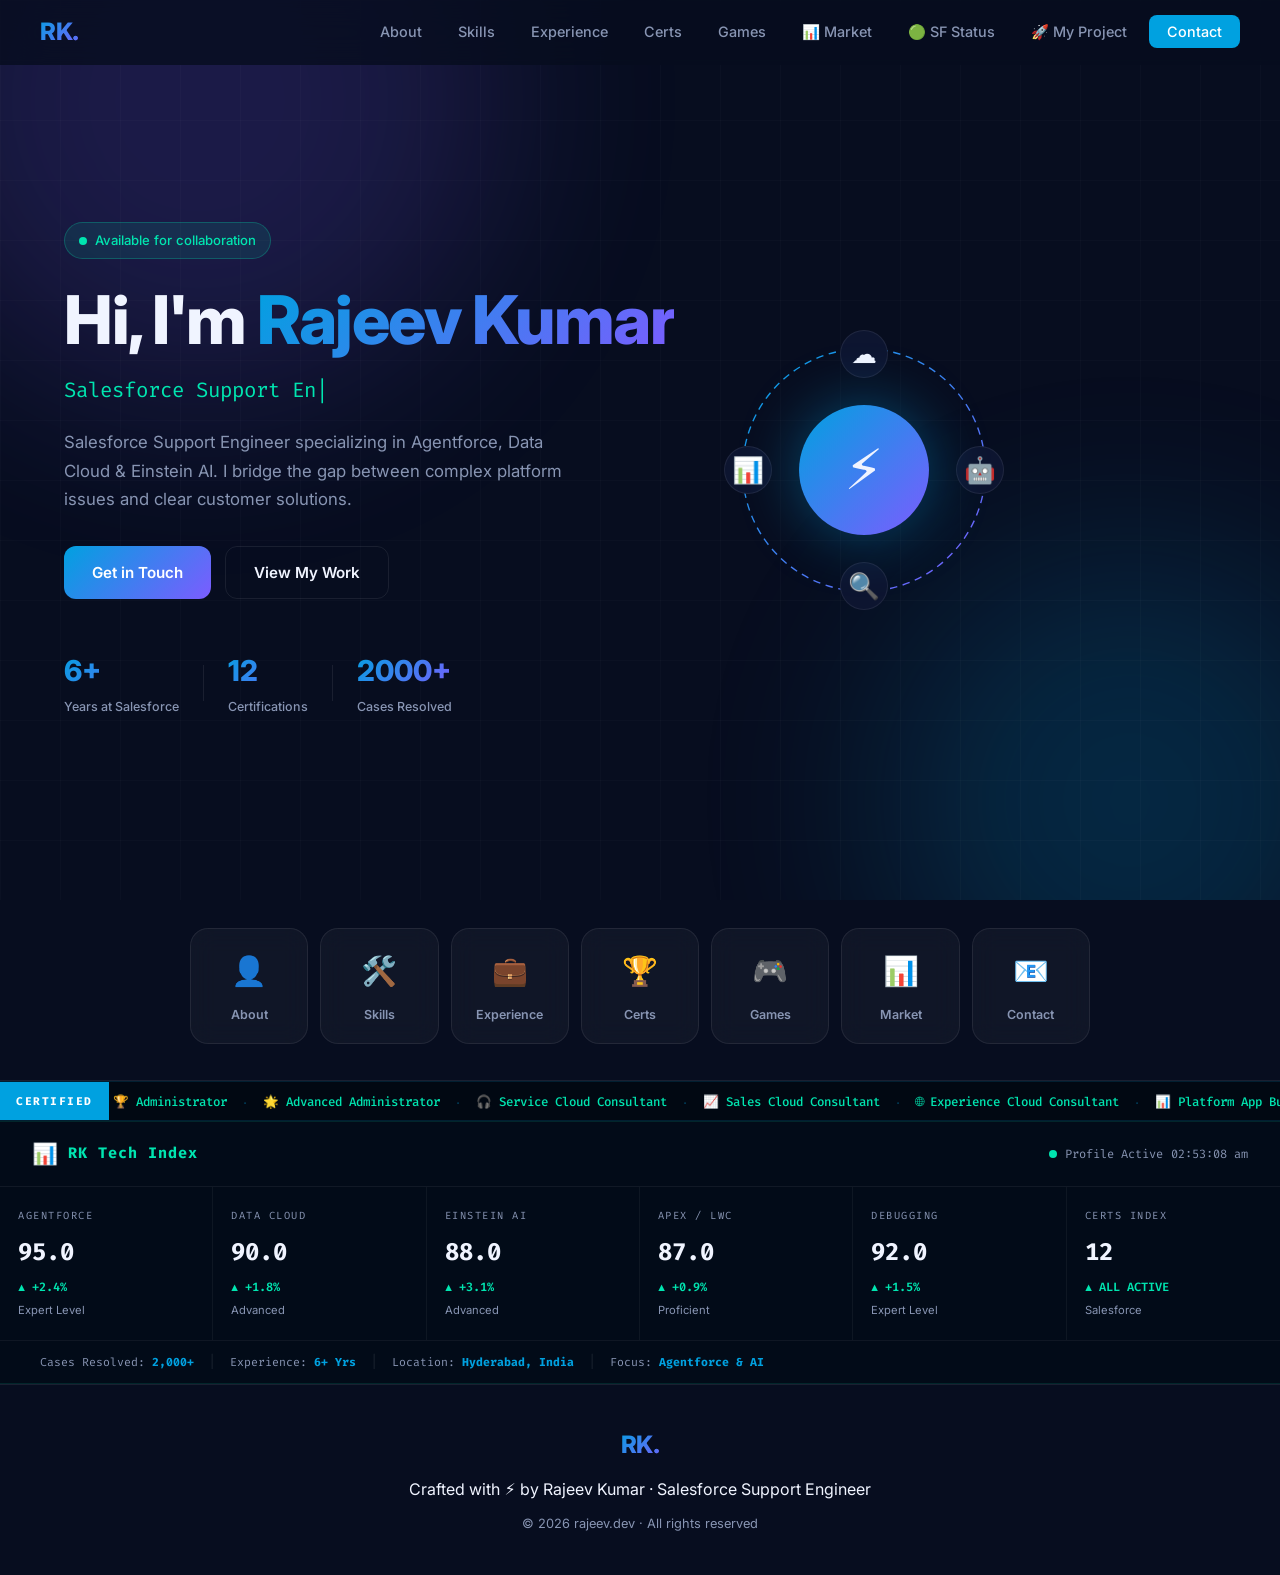
<file: index.html>
<!DOCTYPE html>
<html lang="en">
<head>
  <meta charset="UTF-8" />
  <meta name="viewport" content="width=device-width, initial-scale=1.0" />
  <title>Rajeev Kumar | Salesforce Support Engineer</title>
  <link rel="icon" href="favicon.svg" type="image/svg+xml" />
  <link href="https://fonts.googleapis.com/css2?family=Inter:wght@300;400;500;600;700;800&family=Fira+Code:wght@400;500&display=swap" rel="stylesheet" />
  <link rel="stylesheet" href="style.css" />
</head>
<body>

  <!-- NAV -->
  <nav id="navbar">
    <div class="nav-inner">
      <a class="nav-logo" href="index.html">RK<span class="dot">.</span></a>
      <ul class="nav-links">
        <li><a href="about.html">About</a></li>
        <li><a href="skills.html">Skills</a></li>
        <li><a href="experience.html">Experience</a></li>
        <li><a href="certifications.html">Certs</a></li>
        <li><a href="games.html">Games</a></li>
        <li><a href="market.html">📊 Market</a></li>
        <li><a href="status.html">🟢 SF Status</a></li>
        <li><a href="projects.html">🚀 My Project</a></li>
        <li><a href="contact.html" class="nav-cta">Contact</a></li>
      </ul>
      <button class="hamburger" id="hamburger" aria-label="Toggle menu">
        <span></span><span></span><span></span>
      </button>
    </div>
  </nav>

  <!-- HERO -->
  <section id="hero">
    <div class="hero-bg">
      <div class="blob blob1"></div>
      <div class="blob blob2"></div>
      <div class="grid-lines"></div>
    </div>
    <div class="hero-content">
      <div class="hero-badge">
        <span class="pulse-dot"></span>
        Available for collaboration
      </div>
      <h1 class="hero-title">
        Hi, I'm <span class="gradient-text">Rajeev Kumar</span>
      </h1>
      <div class="typewriter-wrap">
        <span class="typewriter" id="typewriter"></span><span class="cursor">|</span>
      </div>
      <p class="hero-desc">
        Salesforce Support Engineer specializing in Agentforce, Data Cloud &amp; Einstein AI.
        I bridge the gap between complex platform issues and clear customer solutions.
      </p>
      <div class="hero-actions">
        <a href="contact.html" class="btn btn-primary">Get in Touch</a>
        <a href="experience.html" class="btn btn-outline">View My Work</a>
      </div>
      <div class="hero-stats">
        <div class="stat"><span class="stat-num">6+</span><span class="stat-label">Years at Salesforce</span></div>
        <div class="stat-divider"></div>
        <div class="stat"><span class="stat-num">12</span><span class="stat-label">Certifications</span></div>
        <div class="stat-divider"></div>
        <div class="stat"><span class="stat-num">2000+</span><span class="stat-label">Cases Resolved</span></div>
      </div>
    </div>
    <div class="hero-visual">
      <div class="avatar-ring">
        <div class="avatar-inner">
          <span class="avatar-emoji">⚡</span>
        </div>
        <svg class="orbit-ring" viewBox="0 0 300 300">
          <circle cx="150" cy="150" r="130" fill="none" stroke="url(#ringGrad)" stroke-width="1.5" stroke-dasharray="8 6"/>
          <defs>
            <linearGradient id="ringGrad" x1="0%" y1="0%" x2="100%" y2="100%">
              <stop offset="0%" stop-color="#00a1e0"/>
              <stop offset="100%" stop-color="#7c5cff"/>
            </linearGradient>
          </defs>
        </svg>
        <div class="orbit-icon oi1">☁️</div>
        <div class="orbit-icon oi2">🤖</div>
        <div class="orbit-icon oi3">🔍</div>
        <div class="orbit-icon oi4">📊</div>
      </div>
    </div>
  </section>

  <!-- PAGE NAV GRID -->
  <div class="page-nav-section">
    <div class="page-nav-grid">
      <a href="about.html" class="page-nav-card glass-card">
        <span class="pnc-icon">👤</span>
        <span class="pnc-label">About</span>
      </a>
      <a href="skills.html" class="page-nav-card glass-card">
        <span class="pnc-icon">🛠️</span>
        <span class="pnc-label">Skills</span>
      </a>
      <a href="experience.html" class="page-nav-card glass-card">
        <span class="pnc-icon">💼</span>
        <span class="pnc-label">Experience</span>
      </a>
      <a href="certifications.html" class="page-nav-card glass-card">
        <span class="pnc-icon">🏆</span>
        <span class="pnc-label">Certs</span>
      </a>
      <a href="games.html" class="page-nav-card glass-card">
        <span class="pnc-icon">🎮</span>
        <span class="pnc-label">Games</span>
      </a>
      <a href="market.html" class="page-nav-card glass-card">
        <span class="pnc-icon">📊</span>
        <span class="pnc-label">Market</span>
      </a>
      <a href="contact.html" class="page-nav-card glass-card">
        <span class="pnc-icon">📧</span>
        <span class="pnc-label">Contact</span>
      </a>
    </div>
  </div>

  <!-- CERT TICKER (inspired by stock market scrolling ticker) -->
  <div class="ticker-wrap">
    <div class="ticker-label">CERTIFIED</div>
    <div class="ticker-track">
      <div class="ticker-items" id="ticker-items">
        <span class="ticker-item">🏆 Administrator</span>
        <span class="ticker-sep">·</span>
        <span class="ticker-item">🌟 Advanced Administrator</span>
        <span class="ticker-sep">·</span>
        <span class="ticker-item">🎧 Service Cloud Consultant</span>
        <span class="ticker-sep">·</span>
        <span class="ticker-item">📈 Sales Cloud Consultant</span>
        <span class="ticker-sep">·</span>
        <span class="ticker-item">🌐 Experience Cloud Consultant</span>
        <span class="ticker-sep">·</span>
        <span class="ticker-item">📊 Platform App Builder</span>
        <span class="ticker-sep">·</span>
        <span class="ticker-item">⚡ Platform Developer I</span>
        <span class="ticker-sep">·</span>
        <span class="ticker-item">🔐 Sharing &amp; Visibility Architect</span>
        <span class="ticker-sep">·</span>
        <span class="ticker-item">🎓 Salesforce Associate</span>
        <span class="ticker-sep">·</span>
        <span class="ticker-item">🤖 AI Associate</span>
        <span class="ticker-sep">·</span>
        <span class="ticker-item">🦾 Agentforce Specialist</span>
        <span class="ticker-sep">·</span>
        <span class="ticker-item">☁️ Data Cloud Consultant</span>
        <span class="ticker-sep">·</span>
      </div>
    </div>
  </div>

  <!-- TECH INDEX (stock market dashboard style) -->
  <section id="tech-index">
    <div class="ti-header">
      <div class="ti-brand">
        <span class="ti-bull">📊</span>
        <span class="ti-title">RK Tech Index</span>
      </div>
      <div class="ti-status">
        <span class="ti-dot ti-dot-green"></span>
        <span class="ti-status-text">Profile Active</span>
        <span class="ti-clock" id="ti-clock"></span>
      </div>
    </div>
    <div class="ti-grid">
      <div class="ti-card">
        <div class="ti-card-label">AGENTFORCE</div>
        <div class="ti-card-value">95.0</div>
        <div class="ti-card-change ti-up">▲ +2.4%</div>
        <div class="ti-card-sub">Expert Level</div>
      </div>
      <div class="ti-card">
        <div class="ti-card-label">DATA CLOUD</div>
        <div class="ti-card-value">90.0</div>
        <div class="ti-card-change ti-up">▲ +1.8%</div>
        <div class="ti-card-sub">Advanced</div>
      </div>
      <div class="ti-card">
        <div class="ti-card-label">EINSTEIN AI</div>
        <div class="ti-card-value">88.0</div>
        <div class="ti-card-change ti-up">▲ +3.1%</div>
        <div class="ti-card-sub">Advanced</div>
      </div>
      <div class="ti-card">
        <div class="ti-card-label">APEX / LWC</div>
        <div class="ti-card-value">87.0</div>
        <div class="ti-card-change ti-up">▲ +0.9%</div>
        <div class="ti-card-sub">Proficient</div>
      </div>
      <div class="ti-card">
        <div class="ti-card-label">DEBUGGING</div>
        <div class="ti-card-value">92.0</div>
        <div class="ti-card-change ti-up">▲ +1.5%</div>
        <div class="ti-card-sub">Expert Level</div>
      </div>
      <div class="ti-card">
        <div class="ti-card-label">CERTS INDEX</div>
        <div class="ti-card-value">12</div>
        <div class="ti-card-change ti-up">▲ ALL ACTIVE</div>
        <div class="ti-card-sub">Salesforce</div>
      </div>
    </div>
    <div class="ti-footer-bar">
      <span class="ti-footer-item">Cases Resolved: <strong>2,000+</strong></span>
      <span class="ti-sep">|</span>
      <span class="ti-footer-item">Experience: <strong>6+ Yrs</strong></span>
      <span class="ti-sep">|</span>
      <span class="ti-footer-item">Location: <strong>Hyderabad, India</strong></span>
      <span class="ti-sep">|</span>
      <span class="ti-footer-item">Focus: <strong>Agentforce &amp; AI</strong></span>
    </div>
  </section>

  <!-- FOOTER -->
  <footer>
    <div class="footer-inner">
      <span class="nav-logo">RK<span class="dot">.</span></span>
      <p>Crafted with ⚡ by Rajeev Kumar · Salesforce Support Engineer</p>
      <p class="footer-sub">© 2026 rajeev.dev · All rights reserved</p>
    </div>
  </footer>

  <script src="app.js"></script>
</body>
</html>
</file>
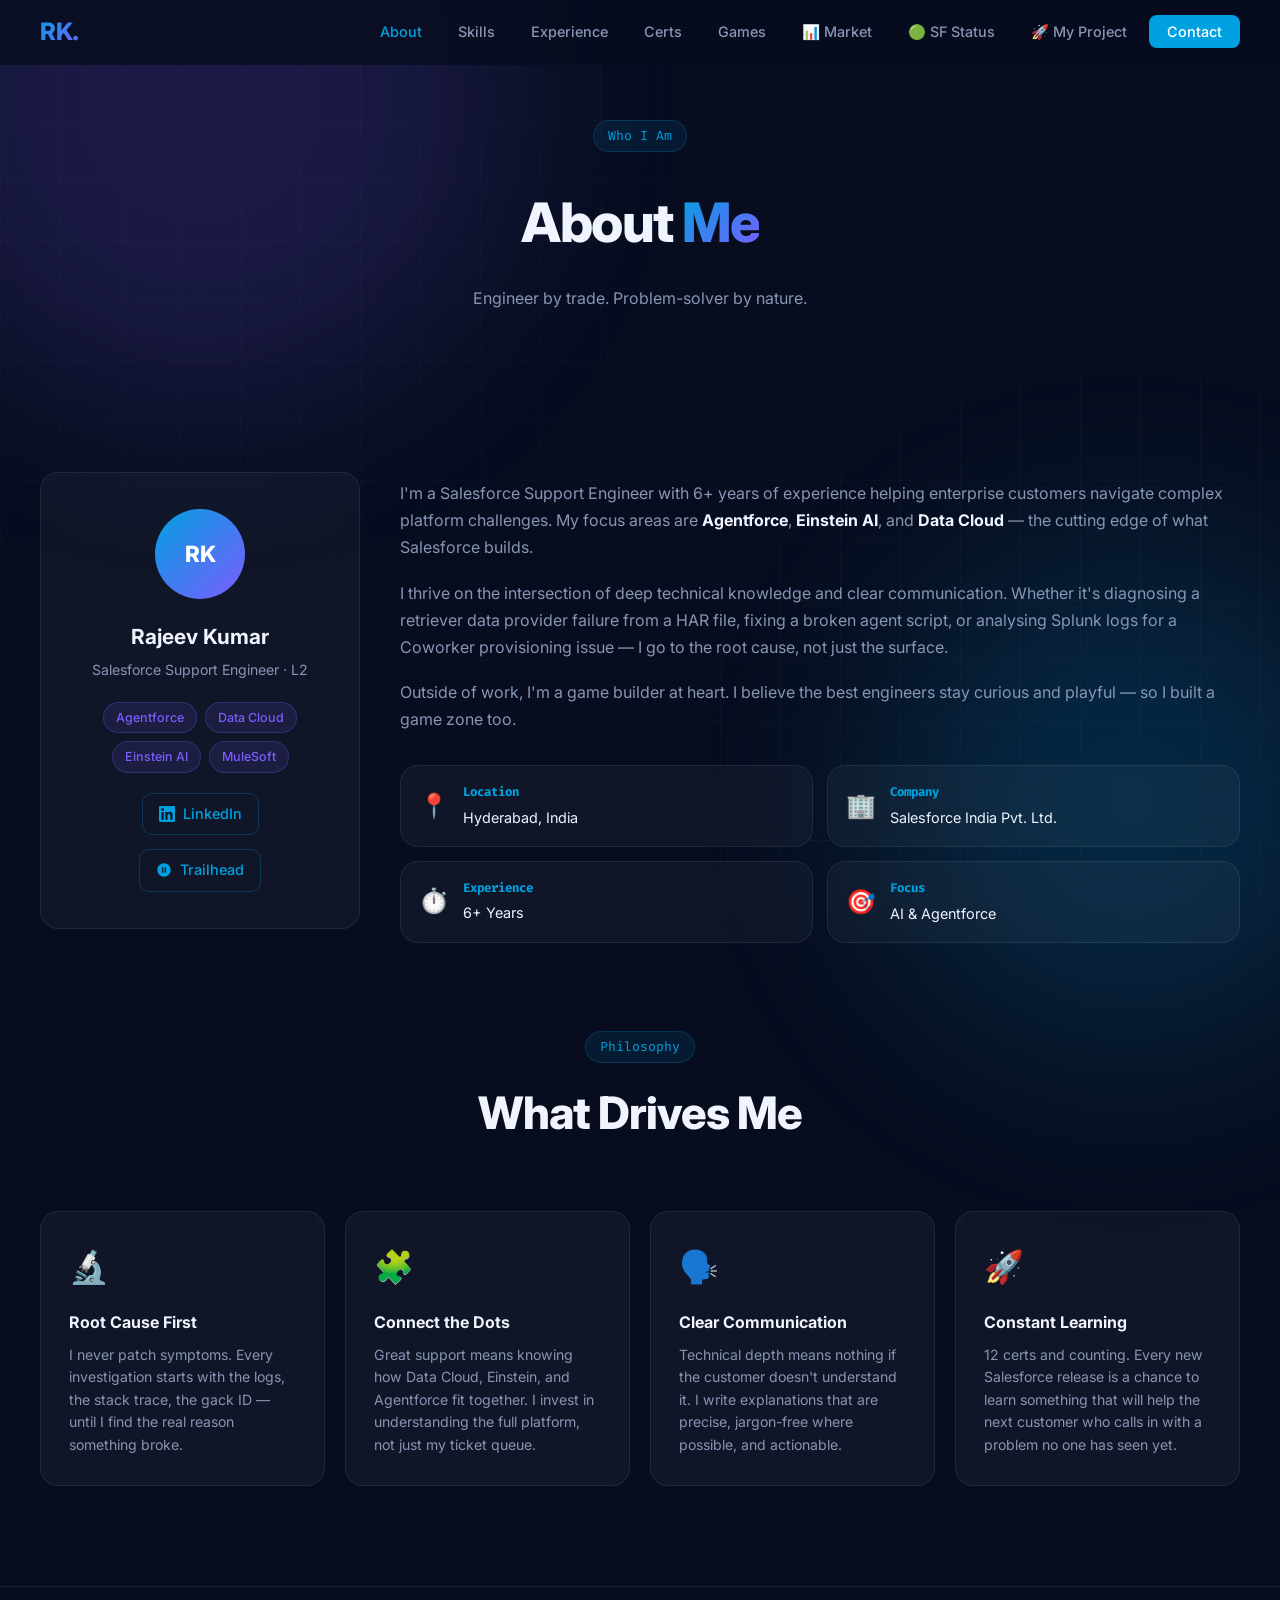
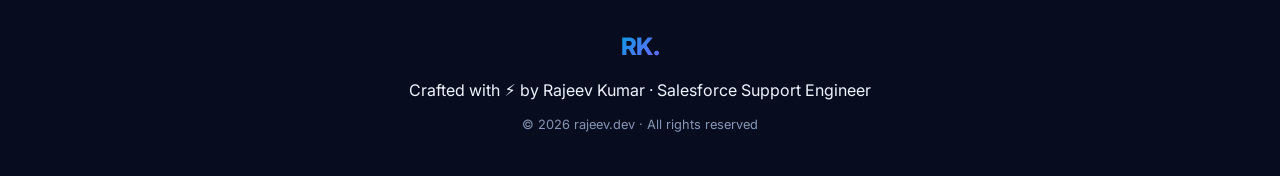
<file: about.html>
<!DOCTYPE html>
<html lang="en">
<head>
  <meta charset="UTF-8" />
  <meta name="viewport" content="width=device-width, initial-scale=1.0" />
  <title>About — Rajeev Kumar</title>
  <link rel="icon" href="favicon.svg" type="image/svg+xml" />
  <link href="https://fonts.googleapis.com/css2?family=Inter:wght@300;400;500;600;700;800&family=Fira+Code:wght@400;500&display=swap" rel="stylesheet" />
  <link rel="stylesheet" href="style.css" />
</head>
<body>

  <nav id="navbar">
    <div class="nav-inner">
      <a class="nav-logo" href="index.html">RK<span class="dot">.</span></a>
      <ul class="nav-links">
        <li><a href="about.html" class="nav-active">About</a></li>
        <li><a href="skills.html">Skills</a></li>
        <li><a href="experience.html">Experience</a></li>
        <li><a href="certifications.html">Certs</a></li>
        <li><a href="games.html">Games</a></li>
        <li><a href="market.html">📊 Market</a></li>
        <li><a href="status.html">🟢 SF Status</a></li>
        <li><a href="projects.html">🚀 My Project</a></li>
        <li><a href="contact.html" class="nav-cta">Contact</a></li>
      </ul>
      <button class="hamburger" id="hamburger" aria-label="Toggle menu">
        <span></span><span></span><span></span>
      </button>
    </div>
  </nav>

  <section class="page-hero">
    <div class="hero-bg">
      <div class="blob blob1"></div>
      <div class="blob blob2"></div>
      <div class="grid-lines"></div>
    </div>
    <div class="page-hero-content">
      <span class="section-tag">Who I Am</span>
      <h1 class="page-hero-title">About <span class="gradient-text">Me</span></h1>
      <p class="page-hero-sub">Engineer by trade. Problem-solver by nature.</p>
    </div>
  </section>

  <section class="section">
    <div class="container">
      <div class="about-grid">
        <div class="about-card glass-card fade-in">
          <div class="about-avatar">
            <div class="about-avatar-inner">RK</div>
          </div>
          <h3>Rajeev Kumar</h3>
          <p class="about-role">Salesforce Support Engineer · L2</p>
          <div class="about-tags">
            <span class="tag-chip">Agentforce</span>
            <span class="tag-chip">Data Cloud</span>
            <span class="tag-chip">Einstein AI</span>
            <span class="tag-chip">MuleSoft</span>
          </div>
          <div class="about-links" style="justify-content:center;margin-top:20px">
            <a href="https://www.linkedin.com/in/rajeev-kumar" target="_blank" rel="noopener" class="about-link">
              <svg viewBox="0 0 24 24" fill="currentColor"><path d="M20.447 20.452h-3.554v-5.569c0-1.328-.027-3.037-1.852-3.037-1.853 0-2.136 1.445-2.136 2.939v5.667H9.351V9h3.414v1.561h.046c.477-.9 1.637-1.85 3.37-1.85 3.601 0 4.267 2.37 4.267 5.455v6.286zM5.337 7.433a2.062 2.062 0 0 1-2.063-2.065 2.064 2.064 0 1 1 2.063 2.065zm1.782 13.019H3.555V9h3.564v11.452zM22.225 0H1.771C.792 0 0 .774 0 1.729v20.542C0 23.227.792 24 1.771 24h20.451C23.2 24 24 23.227 24 22.271V1.729C24 .774 23.2 0 22.222 0h.003z"/></svg>
              LinkedIn
            </a>
            <a href="https://www.salesforce.com/trailblazer/rajeev101" target="_blank" rel="noopener" class="about-link">
              <svg viewBox="0 0 24 24" fill="currentColor"><path d="M12 2C6.48 2 2 6.48 2 12s4.48 10 10 10 10-4.48 10-10S17.52 2 12 2zm-1 14H9V8h2v8zm4 0h-2V8h2v8z"/></svg>
              Trailhead
            </a>
          </div>
        </div>
        <div class="about-text fade-in">
          <p>
            I'm a Salesforce Support Engineer with 6+ years of experience helping enterprise customers
            navigate complex platform challenges. My focus areas are <strong>Agentforce</strong>,
            <strong>Einstein AI</strong>, and <strong>Data Cloud</strong> — the cutting edge of what
            Salesforce builds.
          </p>
          <p>
            I thrive on the intersection of deep technical knowledge and clear communication. Whether it's
            diagnosing a retriever data provider failure from a HAR file, fixing a broken agent script,
            or analysing Splunk logs for a Coworker provisioning issue — I go to the root cause, not just
            the surface.
          </p>
          <p>
            Outside of work, I'm a game builder at heart. I believe the best engineers stay curious
            and playful — so I built a game zone too.
          </p>

          <!-- Fun Facts -->
          <div class="fun-facts-grid" style="margin-top:32px">
            <div class="fun-fact-card glass-card">
              <span class="fun-fact-icon">📍</span>
              <div>
                <h5>Location</h5>
                <p>Hyderabad, India</p>
              </div>
            </div>
            <div class="fun-fact-card glass-card">
              <span class="fun-fact-icon">🏢</span>
              <div>
                <h5>Company</h5>
                <p>Salesforce India Pvt. Ltd.</p>
              </div>
            </div>
            <div class="fun-fact-card glass-card">
              <span class="fun-fact-icon">⏱️</span>
              <div>
                <h5>Experience</h5>
                <p>6+ Years</p>
              </div>
            </div>
            <div class="fun-fact-card glass-card">
              <span class="fun-fact-icon">🎯</span>
              <div>
                <h5>Focus</h5>
                <p>AI &amp; Agentforce</p>
              </div>
            </div>
          </div>
        </div>
      </div>

      <!-- What Drives Me -->
      <div class="section-header" style="margin-top:80px">
        <span class="section-tag">Philosophy</span>
        <h2 class="section-title">What Drives Me</h2>
      </div>
      <div class="drives-grid">
        <div class="drive-card glass-card fade-in">
          <div class="drive-icon">🔬</div>
          <h4>Root Cause First</h4>
          <p>I never patch symptoms. Every investigation starts with the logs, the stack trace, the gack ID — until I find the real reason something broke.</p>
        </div>
        <div class="drive-card glass-card fade-in">
          <div class="drive-icon">🧩</div>
          <h4>Connect the Dots</h4>
          <p>Great support means knowing how Data Cloud, Einstein, and Agentforce fit together. I invest in understanding the full platform, not just my ticket queue.</p>
        </div>
        <div class="drive-card glass-card fade-in">
          <div class="drive-icon">🗣️</div>
          <h4>Clear Communication</h4>
          <p>Technical depth means nothing if the customer doesn't understand it. I write explanations that are precise, jargon-free where possible, and actionable.</p>
        </div>
        <div class="drive-card glass-card fade-in">
          <div class="drive-icon">🚀</div>
          <h4>Constant Learning</h4>
          <p>12 certs and counting. Every new Salesforce release is a chance to learn something that will help the next customer who calls in with a problem no one has seen yet.</p>
        </div>
      </div>
    </div>
  </section>

  <footer>
    <div class="footer-inner">
      <span class="nav-logo">RK<span class="dot">.</span></span>
      <p>Crafted with ⚡ by Rajeev Kumar · Salesforce Support Engineer</p>
      <p class="footer-sub">© 2026 rajeev.dev · All rights reserved</p>
    </div>
  </footer>

  <script src="app.js"></script>
</body>
</html>
</file>
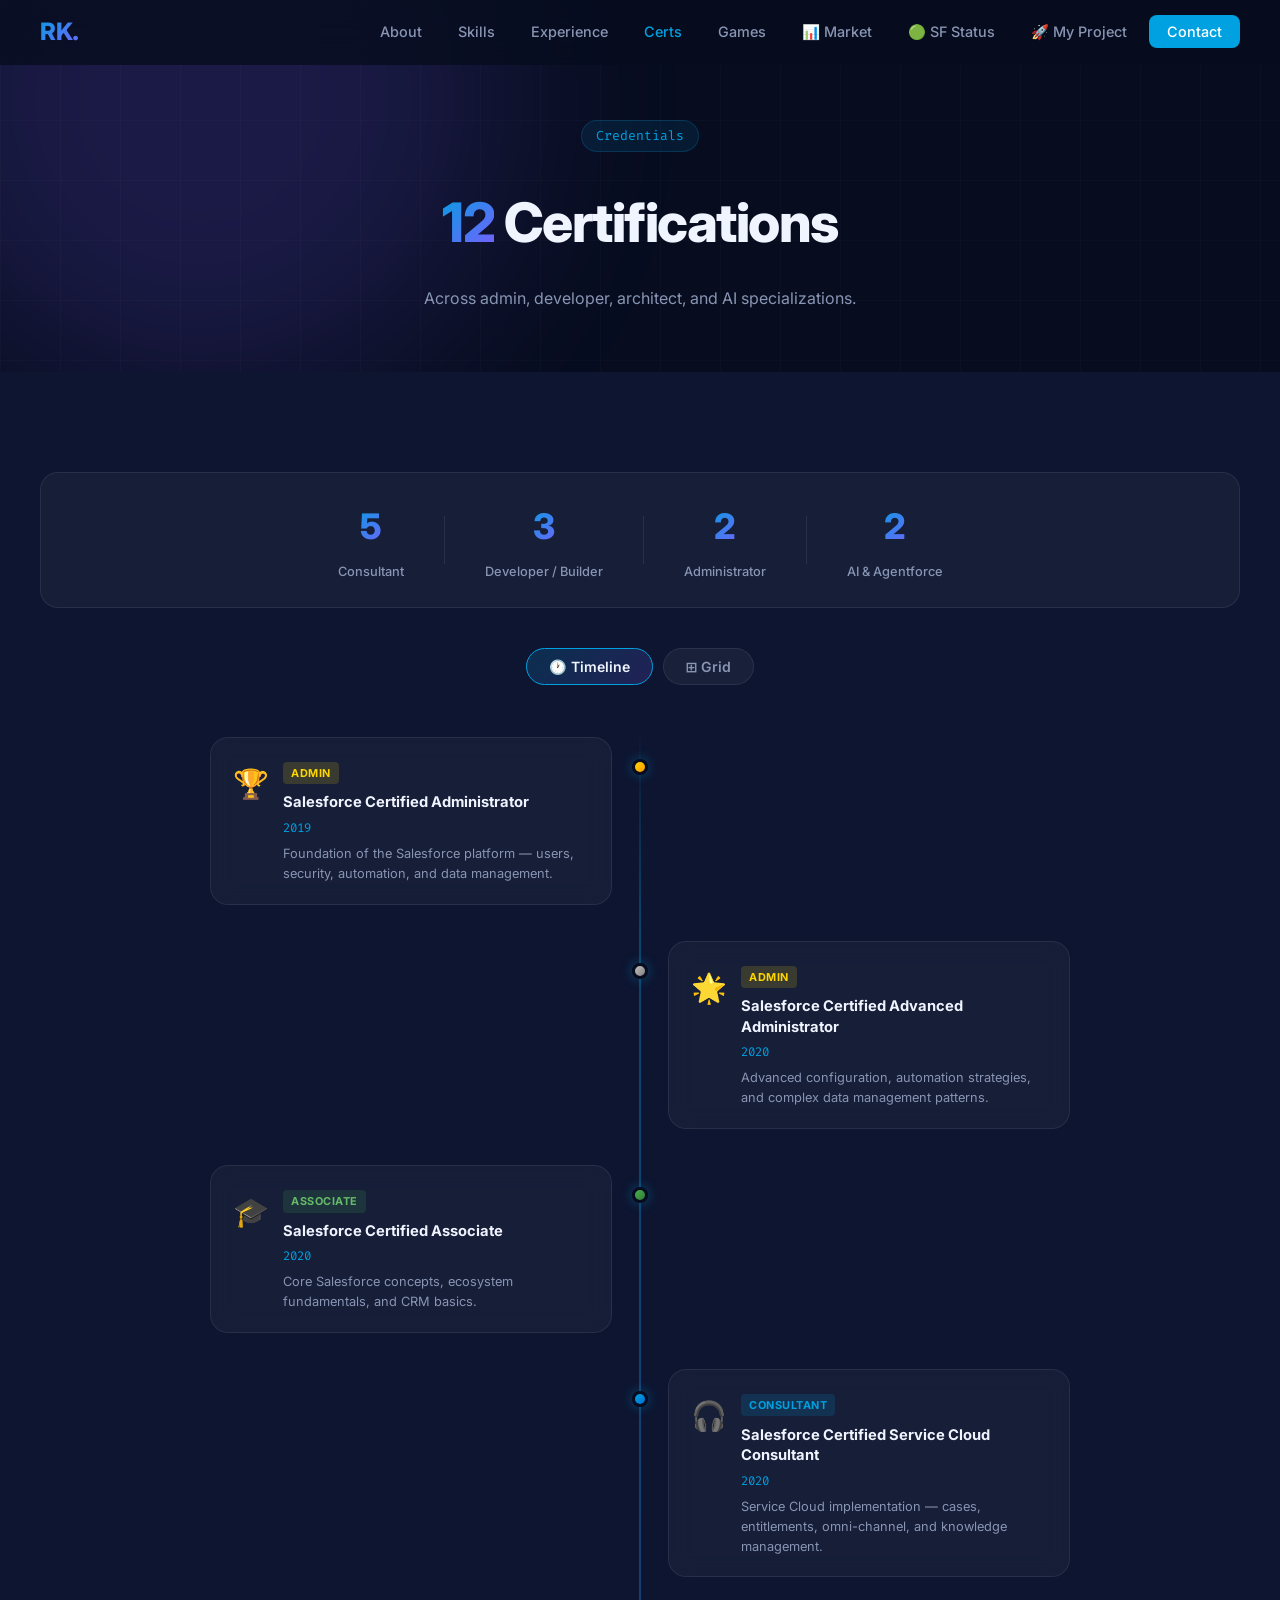
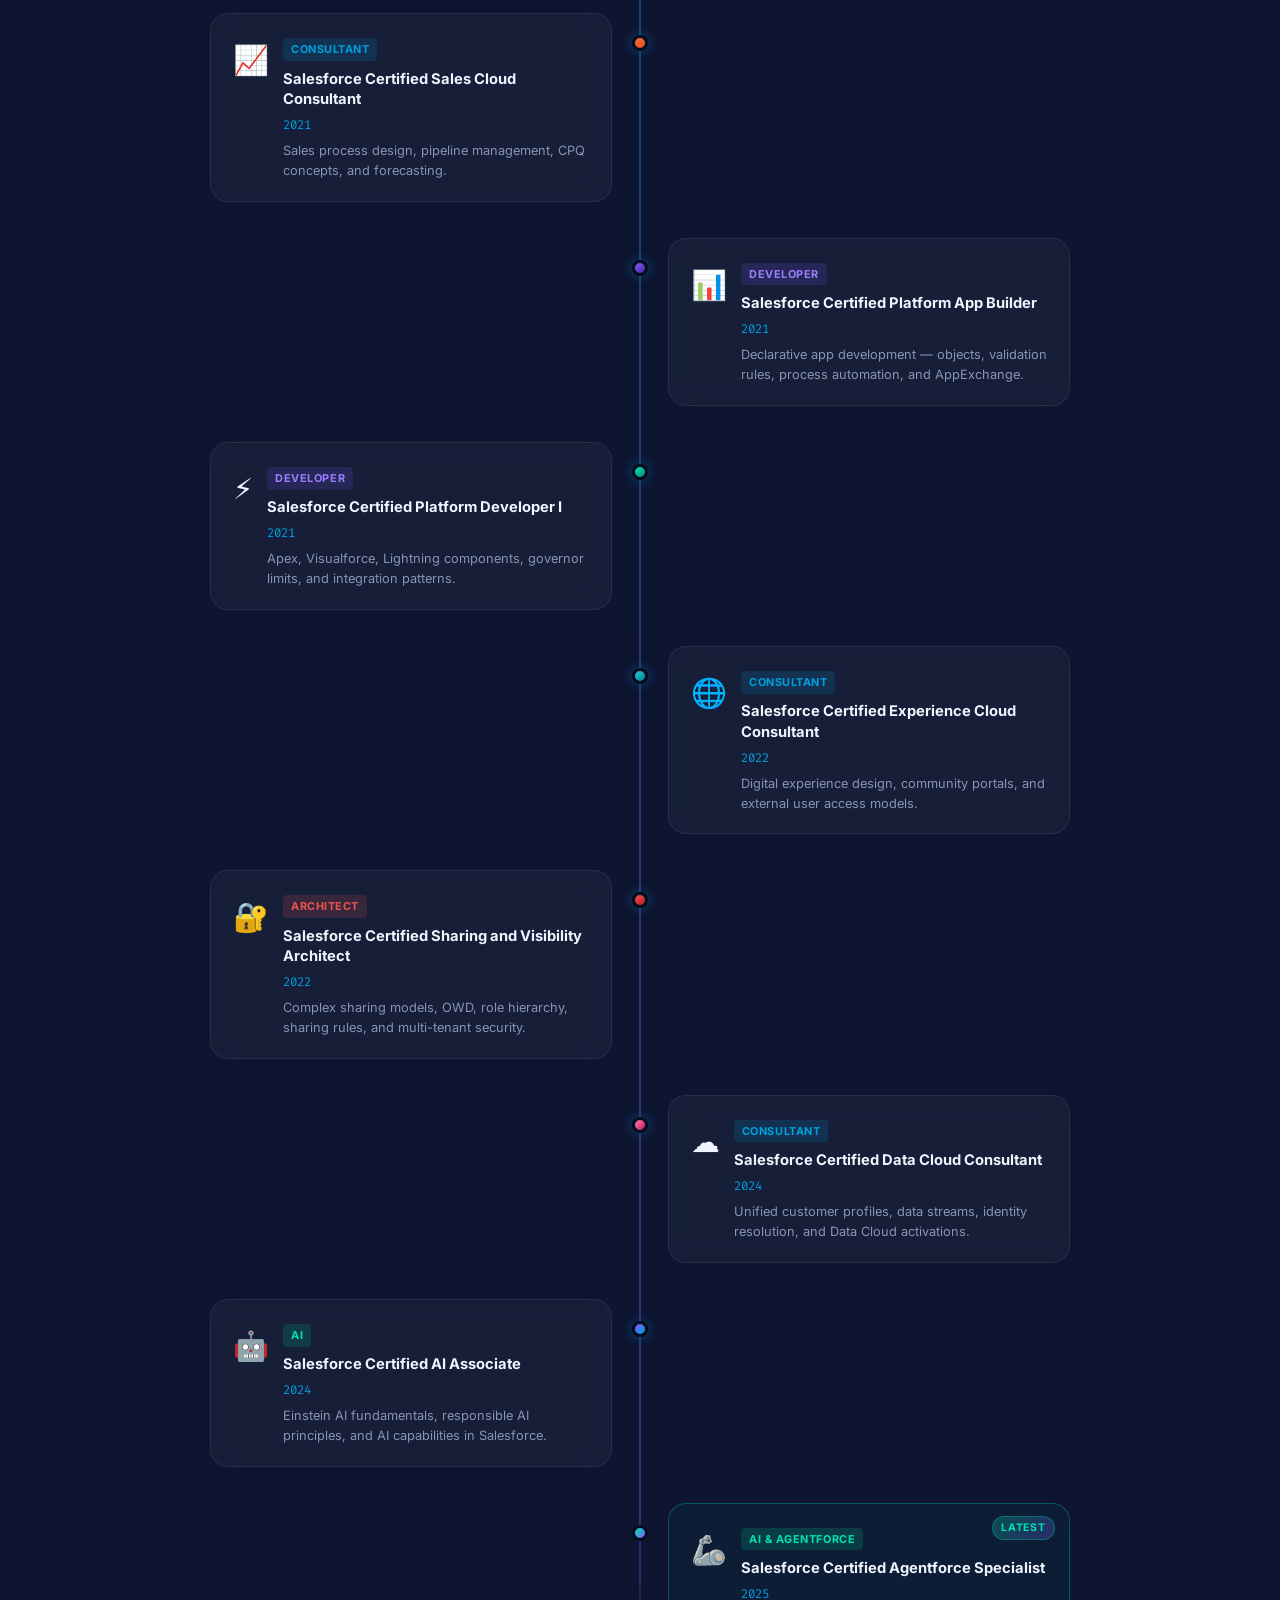
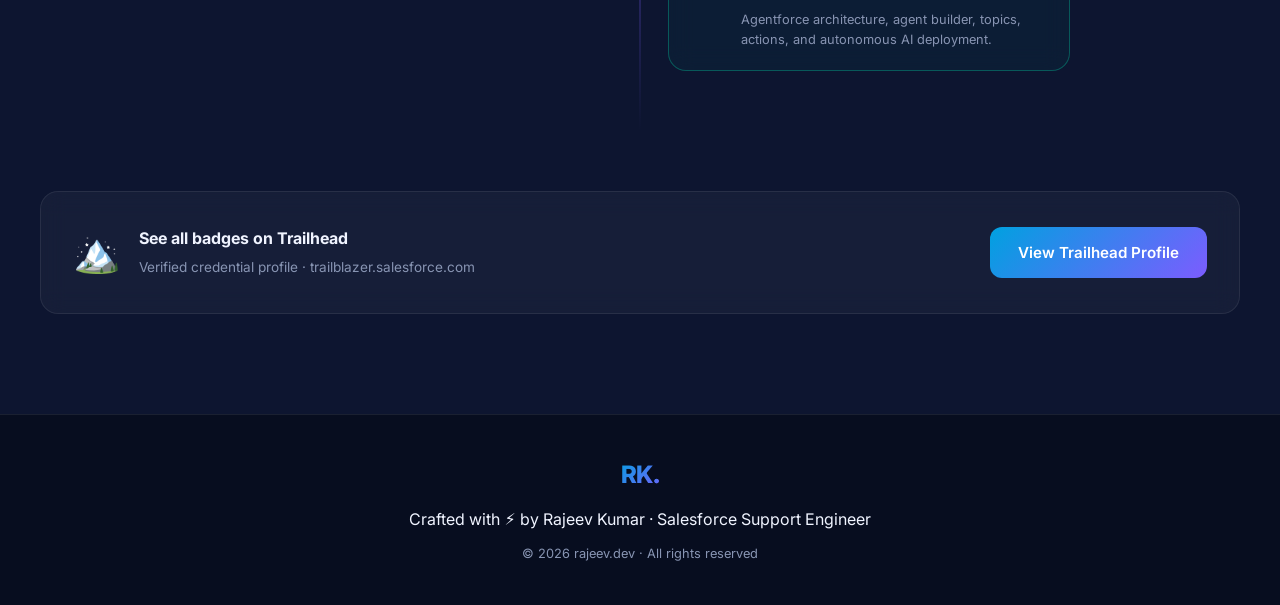
<file: certifications.html>
<!DOCTYPE html>
<html lang="en">
<head>
  <meta charset="UTF-8" />
  <meta name="viewport" content="width=device-width, initial-scale=1.0" />
  <title>Certifications — Rajeev Kumar</title>
  <link rel="icon" href="favicon.svg" type="image/svg+xml" />
  <link href="https://fonts.googleapis.com/css2?family=Inter:wght@300;400;500;600;700;800&family=Fira+Code:wght@400;500&display=swap" rel="stylesheet" />
  <link rel="stylesheet" href="style.css" />
</head>
<body>

  <nav id="navbar">
    <div class="nav-inner">
      <a class="nav-logo" href="index.html">RK<span class="dot">.</span></a>
      <ul class="nav-links">
        <li><a href="about.html">About</a></li>
        <li><a href="skills.html">Skills</a></li>
        <li><a href="experience.html">Experience</a></li>
        <li><a href="certifications.html" class="nav-active">Certs</a></li>
        <li><a href="games.html">Games</a></li>
        <li><a href="market.html">📊 Market</a></li>
        <li><a href="status.html">🟢 SF Status</a></li>
        <li><a href="projects.html">🚀 My Project</a></li>
        <li><a href="contact.html" class="nav-cta">Contact</a></li>
      </ul>
      <button class="hamburger" id="hamburger" aria-label="Toggle menu">
        <span></span><span></span><span></span>
      </button>
    </div>
  </nav>

  <section class="page-hero">
    <div class="hero-bg">
      <div class="blob blob1"></div>
      <div class="blob blob2"></div>
      <div class="grid-lines"></div>
    </div>
    <div class="page-hero-content">
      <span class="section-tag">Credentials</span>
      <h1 class="page-hero-title"><span class="gradient-text">12</span> Certifications</h1>
      <p class="page-hero-sub">Across admin, developer, architect, and AI specializations.</p>
    </div>
  </section>

  <section class="section section-dark">
    <div class="container">
      <!-- Cert counter strip -->
      <div class="cert-counter-strip">
        <div class="cert-counter-item">
          <span class="cert-counter-num gradient-text">5</span>
          <span class="cert-counter-label">Consultant</span>
        </div>
        <div class="cert-counter-divider"></div>
        <div class="cert-counter-item">
          <span class="cert-counter-num gradient-text">3</span>
          <span class="cert-counter-label">Developer / Builder</span>
        </div>
        <div class="cert-counter-divider"></div>
        <div class="cert-counter-item">
          <span class="cert-counter-num gradient-text">2</span>
          <span class="cert-counter-label">Administrator</span>
        </div>
        <div class="cert-counter-divider"></div>
        <div class="cert-counter-item">
          <span class="cert-counter-num gradient-text">2</span>
          <span class="cert-counter-label">AI &amp; Agentforce</span>
        </div>
      </div>

      <!-- View toggle -->
      <div class="cert-view-toggle" style="margin-top:40px">
        <button class="cert-view-btn active" data-view="timeline">🕐 Timeline</button>
        <button class="cert-view-btn" data-view="grid">⊞ Grid</button>
      </div>

      <!-- TIMELINE VIEW -->
      <div id="cert-timeline" class="cert-timeline-wrap" style="margin-top:40px">
        <div class="ct-line"></div>

        <div class="ct-item fade-in" data-side="left">
          <div class="ct-dot" style="background:linear-gradient(135deg,#ffd700,#ff9800)"></div>
          <div class="ct-card glass-card">
            <div class="ct-badge">🏆</div>
            <div class="ct-body">
              <span class="ct-tag admin">Admin</span>
              <h4>Salesforce Certified Administrator</h4>
              <p class="ct-year">2019</p>
              <p class="ct-desc">Foundation of the Salesforce platform — users, security, automation, and data management.</p>
            </div>
          </div>
        </div>

        <div class="ct-item fade-in" data-side="right">
          <div class="ct-dot" style="background:linear-gradient(135deg,#c0c0c0,#808080)"></div>
          <div class="ct-card glass-card">
            <div class="ct-badge">🌟</div>
            <div class="ct-body">
              <span class="ct-tag admin">Admin</span>
              <h4>Salesforce Certified Advanced Administrator</h4>
              <p class="ct-year">2020</p>
              <p class="ct-desc">Advanced configuration, automation strategies, and complex data management patterns.</p>
            </div>
          </div>
        </div>

        <div class="ct-item fade-in" data-side="left">
          <div class="ct-dot" style="background:linear-gradient(135deg,#4CAF50,#2e7d32)"></div>
          <div class="ct-card glass-card">
            <div class="ct-badge">🎓</div>
            <div class="ct-body">
              <span class="ct-tag associate">Associate</span>
              <h4>Salesforce Certified Associate</h4>
              <p class="ct-year">2020</p>
              <p class="ct-desc">Core Salesforce concepts, ecosystem fundamentals, and CRM basics.</p>
            </div>
          </div>
        </div>

        <div class="ct-item fade-in" data-side="right">
          <div class="ct-dot" style="background:linear-gradient(135deg,#00a1e0,#0070d2)"></div>
          <div class="ct-card glass-card">
            <div class="ct-badge">🎧</div>
            <div class="ct-body">
              <span class="ct-tag consultant">Consultant</span>
              <h4>Salesforce Certified Service Cloud Consultant</h4>
              <p class="ct-year">2020</p>
              <p class="ct-desc">Service Cloud implementation — cases, entitlements, omni-channel, and knowledge management.</p>
            </div>
          </div>
        </div>

        <div class="ct-item fade-in" data-side="left">
          <div class="ct-dot" style="background:linear-gradient(135deg,#ff7043,#e64a19)"></div>
          <div class="ct-card glass-card">
            <div class="ct-badge">📈</div>
            <div class="ct-body">
              <span class="ct-tag consultant">Consultant</span>
              <h4>Salesforce Certified Sales Cloud Consultant</h4>
              <p class="ct-year">2021</p>
              <p class="ct-desc">Sales process design, pipeline management, CPQ concepts, and forecasting.</p>
            </div>
          </div>
        </div>

        <div class="ct-item fade-in" data-side="right">
          <div class="ct-dot" style="background:linear-gradient(135deg,#7c5cff,#4527a0)"></div>
          <div class="ct-card glass-card">
            <div class="ct-badge">📊</div>
            <div class="ct-body">
              <span class="ct-tag developer">Developer</span>
              <h4>Salesforce Certified Platform App Builder</h4>
              <p class="ct-year">2021</p>
              <p class="ct-desc">Declarative app development — objects, validation rules, process automation, and AppExchange.</p>
            </div>
          </div>
        </div>

        <div class="ct-item fade-in" data-side="left">
          <div class="ct-dot" style="background:linear-gradient(135deg,#00e5b0,#00897b)"></div>
          <div class="ct-card glass-card">
            <div class="ct-badge">⚡</div>
            <div class="ct-body">
              <span class="ct-tag developer">Developer</span>
              <h4>Salesforce Certified Platform Developer I</h4>
              <p class="ct-year">2021</p>
              <p class="ct-desc">Apex, Visualforce, Lightning components, governor limits, and integration patterns.</p>
            </div>
          </div>
        </div>

        <div class="ct-item fade-in" data-side="right">
          <div class="ct-dot" style="background:linear-gradient(135deg,#26c6da,#00838f)"></div>
          <div class="ct-card glass-card">
            <div class="ct-badge">🌐</div>
            <div class="ct-body">
              <span class="ct-tag consultant">Consultant</span>
              <h4>Salesforce Certified Experience Cloud Consultant</h4>
              <p class="ct-year">2022</p>
              <p class="ct-desc">Digital experience design, community portals, and external user access models.</p>
            </div>
          </div>
        </div>

        <div class="ct-item fade-in" data-side="left">
          <div class="ct-dot" style="background:linear-gradient(135deg,#ef5350,#b71c1c)"></div>
          <div class="ct-card glass-card">
            <div class="ct-badge">🔐</div>
            <div class="ct-body">
              <span class="ct-tag architect">Architect</span>
              <h4>Salesforce Certified Sharing and Visibility Architect</h4>
              <p class="ct-year">2022</p>
              <p class="ct-desc">Complex sharing models, OWD, role hierarchy, sharing rules, and multi-tenant security.</p>
            </div>
          </div>
        </div>

        <div class="ct-item fade-in" data-side="right">
          <div class="ct-dot" style="background:linear-gradient(135deg,#ff80ab,#c51162)"></div>
          <div class="ct-card glass-card">
            <div class="ct-badge">☁️</div>
            <div class="ct-body">
              <span class="ct-tag consultant">Consultant</span>
              <h4>Salesforce Certified Data Cloud Consultant</h4>
              <p class="ct-year">2024</p>
              <p class="ct-desc">Unified customer profiles, data streams, identity resolution, and Data Cloud activations.</p>
            </div>
          </div>
        </div>

        <div class="ct-item fade-in" data-side="left">
          <div class="ct-dot" style="background:linear-gradient(135deg,#7c5cff,#00a1e0)"></div>
          <div class="ct-card glass-card">
            <div class="ct-badge">🤖</div>
            <div class="ct-body">
              <span class="ct-tag ai">AI</span>
              <h4>Salesforce Certified AI Associate</h4>
              <p class="ct-year">2024</p>
              <p class="ct-desc">Einstein AI fundamentals, responsible AI principles, and AI capabilities in Salesforce.</p>
            </div>
          </div>
        </div>

        <div class="ct-item fade-in ct-latest" data-side="right">
          <div class="ct-dot ct-dot-pulse" style="background:linear-gradient(135deg,#00e5b0,#7c5cff)"></div>
          <div class="ct-card glass-card ct-card-highlight">
            <div class="ct-latest-badge">Latest</div>
            <div class="ct-badge">🦾</div>
            <div class="ct-body">
              <span class="ct-tag ai">AI &amp; Agentforce</span>
              <h4>Salesforce Certified Agentforce Specialist</h4>
              <p class="ct-year">2025</p>
              <p class="ct-desc">Agentforce architecture, agent builder, topics, actions, and autonomous AI deployment.</p>
            </div>
          </div>
        </div>

      </div>

      <!-- GRID VIEW (hidden by default) -->
      <div id="cert-grid" class="certs-grid" style="margin-top:40px;display:none">
        <div class="cert-card glass-card fade-in">
          <div class="cert-badge">🏆</div>
          <div class="cert-info">
            <h4>Salesforce Certified Administrator</h4>
            <span class="cert-issuer">Salesforce · Admin</span>
          </div>
        </div>
        <div class="cert-card glass-card fade-in">
          <div class="cert-badge">🌟</div>
          <div class="cert-info">
            <h4>Salesforce Certified Advanced Administrator</h4>
            <span class="cert-issuer">Salesforce · Admin</span>
          </div>
        </div>
        <div class="cert-card glass-card fade-in">
          <div class="cert-badge">🎧</div>
          <div class="cert-info">
            <h4>Salesforce Certified Service Cloud Consultant</h4>
            <span class="cert-issuer">Salesforce · Consultant</span>
          </div>
        </div>
        <div class="cert-card glass-card fade-in">
          <div class="cert-badge">📈</div>
          <div class="cert-info">
            <h4>Salesforce Certified Sales Cloud Consultant</h4>
            <span class="cert-issuer">Salesforce · Consultant</span>
          </div>
        </div>
        <div class="cert-card glass-card fade-in">
          <div class="cert-badge">🌐</div>
          <div class="cert-info">
            <h4>Salesforce Certified Experience Cloud Consultant</h4>
            <span class="cert-issuer">Salesforce · Consultant</span>
          </div>
        </div>
        <div class="cert-card glass-card fade-in">
          <div class="cert-badge">📊</div>
          <div class="cert-info">
            <h4>Salesforce Certified Platform App Builder</h4>
            <span class="cert-issuer">Salesforce · Developer</span>
          </div>
        </div>
        <div class="cert-card glass-card fade-in">
          <div class="cert-badge">⚡</div>
          <div class="cert-info">
            <h4>Salesforce Certified Platform Developer I</h4>
            <span class="cert-issuer">Salesforce · Developer</span>
          </div>
        </div>
        <div class="cert-card glass-card fade-in">
          <div class="cert-badge">🔐</div>
          <div class="cert-info">
            <h4>Salesforce Certified Sharing and Visibility Architect</h4>
            <span class="cert-issuer">Salesforce · Architect</span>
          </div>
        </div>
        <div class="cert-card glass-card fade-in">
          <div class="cert-badge">🎓</div>
          <div class="cert-info">
            <h4>Salesforce Certified Associate</h4>
            <span class="cert-issuer">Salesforce · Associate</span>
          </div>
        </div>
        <div class="cert-card glass-card fade-in">
          <div class="cert-badge">🤖</div>
          <div class="cert-info">
            <h4>Salesforce Certified AI Associate</h4>
            <span class="cert-issuer">Salesforce · AI</span>
          </div>
        </div>
        <div class="cert-card glass-card fade-in">
          <div class="cert-badge">🦾</div>
          <div class="cert-info">
            <h4>Salesforce Certified Agentforce Specialist</h4>
            <span class="cert-issuer">Salesforce · AI &amp; Agentforce</span>
          </div>
        </div>
        <div class="cert-card glass-card fade-in">
          <div class="cert-badge">☁️</div>
          <div class="cert-info">
            <h4>Salesforce Certified Data Cloud Consultant</h4>
            <span class="cert-issuer">Salesforce · Consultant</span>
          </div>
        </div>
      </div>

      <!-- Trailhead CTA -->
      <div class="trailhead-cta glass-card fade-in" style="margin-top:60px">
        <div class="trailhead-cta-left">
          <span class="trailhead-cta-icon">🏔️</span>
          <div>
            <h4>See all badges on Trailhead</h4>
            <p>Verified credential profile · trailblazer.salesforce.com</p>
          </div>
        </div>
        <a href="https://www.salesforce.com/trailblazer/rajeev101" target="_blank" rel="noopener" class="btn btn-primary">
          View Trailhead Profile
        </a>
      </div>
    </div>
  </section>

  <script>
    document.querySelectorAll('.cert-view-btn').forEach(btn => {
      btn.addEventListener('click', () => {
        document.querySelectorAll('.cert-view-btn').forEach(b => b.classList.remove('active'));
        btn.classList.add('active');
        const view = btn.dataset.view;
        document.getElementById('cert-timeline').style.display = view === 'timeline' ? 'block' : 'none';
        document.getElementById('cert-grid').style.display = view === 'grid' ? 'grid' : 'none';
      });
    });
  </script>

  <footer>
    <div class="footer-inner">
      <span class="nav-logo">RK<span class="dot">.</span></span>
      <p>Crafted with ⚡ by Rajeev Kumar · Salesforce Support Engineer</p>
      <p class="footer-sub">© 2026 rajeev.dev · All rights reserved</p>
    </div>
  </footer>

  <script src="app.js"></script>
</body>
</html>
</file>
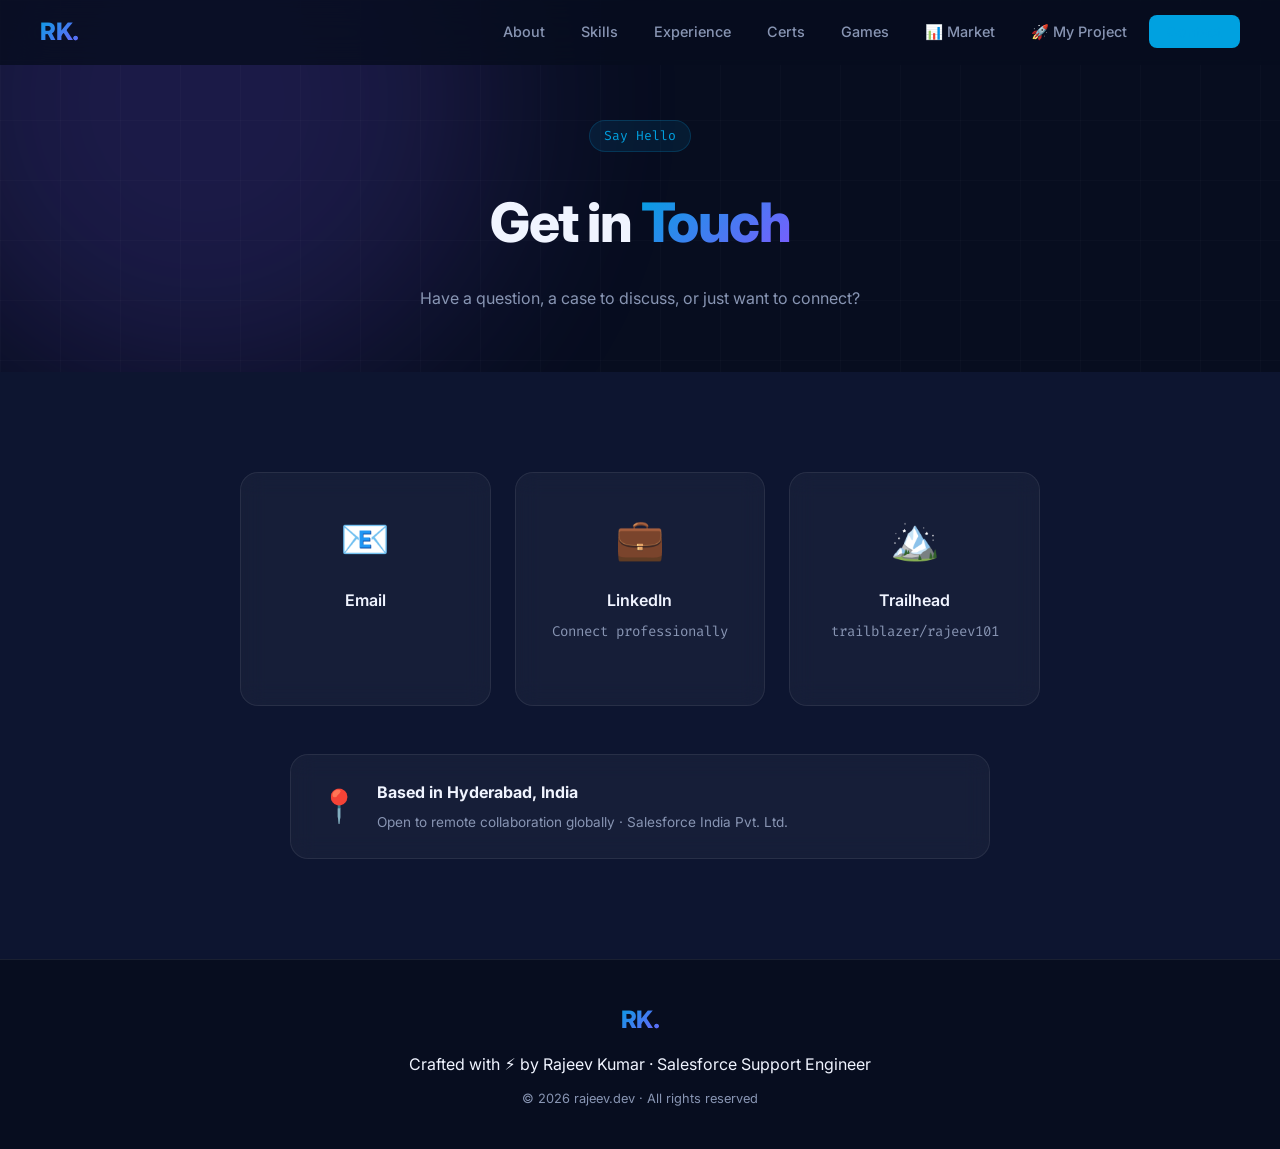
<file: contact.html>
<!DOCTYPE html>
<html lang="en">
<head>
  <meta charset="UTF-8" />
  <meta name="viewport" content="width=device-width, initial-scale=1.0" />
  <title>Contact — Rajeev Kumar</title>
  <link rel="icon" href="favicon.svg" type="image/svg+xml" />
  <link href="https://fonts.googleapis.com/css2?family=Inter:wght@300;400;500;600;700;800&family=Fira+Code:wght@400;500&display=swap" rel="stylesheet" />
  <link rel="stylesheet" href="style.css" />
</head>
<body>

  <nav id="navbar">
    <div class="nav-inner">
      <a class="nav-logo" href="index.html">RK<span class="dot">.</span></a>
      <ul class="nav-links">
        <li><a href="about.html">About</a></li>
        <li><a href="skills.html">Skills</a></li>
        <li><a href="experience.html">Experience</a></li>
        <li><a href="certifications.html">Certs</a></li>
        <li><a href="games.html">Games</a></li>
        <li><a href="market.html">📊 Market</a></li>
        <li><a href="projects.html">🚀 My Project</a></li>
        <li><a href="contact.html" class="nav-active nav-cta">Contact</a></li>
      </ul>
      <button class="hamburger" id="hamburger" aria-label="Toggle menu">
        <span></span><span></span><span></span>
      </button>
    </div>
  </nav>

  <section class="page-hero">
    <div class="hero-bg">
      <div class="blob blob1"></div>
      <div class="blob blob2"></div>
      <div class="grid-lines"></div>
    </div>
    <div class="page-hero-content">
      <span class="section-tag">Say Hello</span>
      <h1 class="page-hero-title">Get in <span class="gradient-text">Touch</span></h1>
      <p class="page-hero-sub">Have a question, a case to discuss, or just want to connect?</p>
    </div>
  </section>

  <section class="section section-dark">
    <div class="container">
      <div class="contact-grid">

        <a href="mailto:rajk71296@gmail.com" class="contact-card glass-card fade-in contact-link-card">
          <div class="contact-icon">📧</div>
          <h4>Email</h4>
          <span class="contact-action">Send a message →</span>
        </a>

        <a href="https://www.linkedin.com/in/" target="_blank" rel="noopener" class="contact-card glass-card fade-in contact-link-card">
          <div class="contact-icon">💼</div>
          <h4>LinkedIn</h4>
          <p class="contact-value">Connect professionally</p>
          <span class="contact-action">View profile →</span>
        </a>

        <a href="https://www.salesforce.com/trailblazer/rajeev101" target="_blank" rel="noopener" class="contact-card glass-card fade-in contact-link-card">
          <div class="contact-icon">🏔️</div>
          <h4>Trailhead</h4>
          <p class="contact-value">trailblazer/rajeev101</p>
          <span class="contact-action">View badges →</span>
        </a>

      </div>

      <!-- Location card -->
      <div class="location-card glass-card fade-in" style="margin-top:48px;max-width:700px;margin-left:auto;margin-right:auto">
        <div class="location-left">
          <span class="location-icon">📍</span>
          <div>
            <h4>Based in Hyderabad, India</h4>
            <p>Open to remote collaboration globally · Salesforce India Pvt. Ltd.</p>
          </div>
        </div>
      </div>
    </div>
  </section>

  <footer>
    <div class="footer-inner">
      <span class="nav-logo">RK<span class="dot">.</span></span>
      <p>Crafted with ⚡ by Rajeev Kumar · Salesforce Support Engineer</p>
      <p class="footer-sub">© 2026 rajeev.dev · All rights reserved</p>
    </div>
  </footer>

  <script src="app.js"></script>
</body>
</html>
</file>
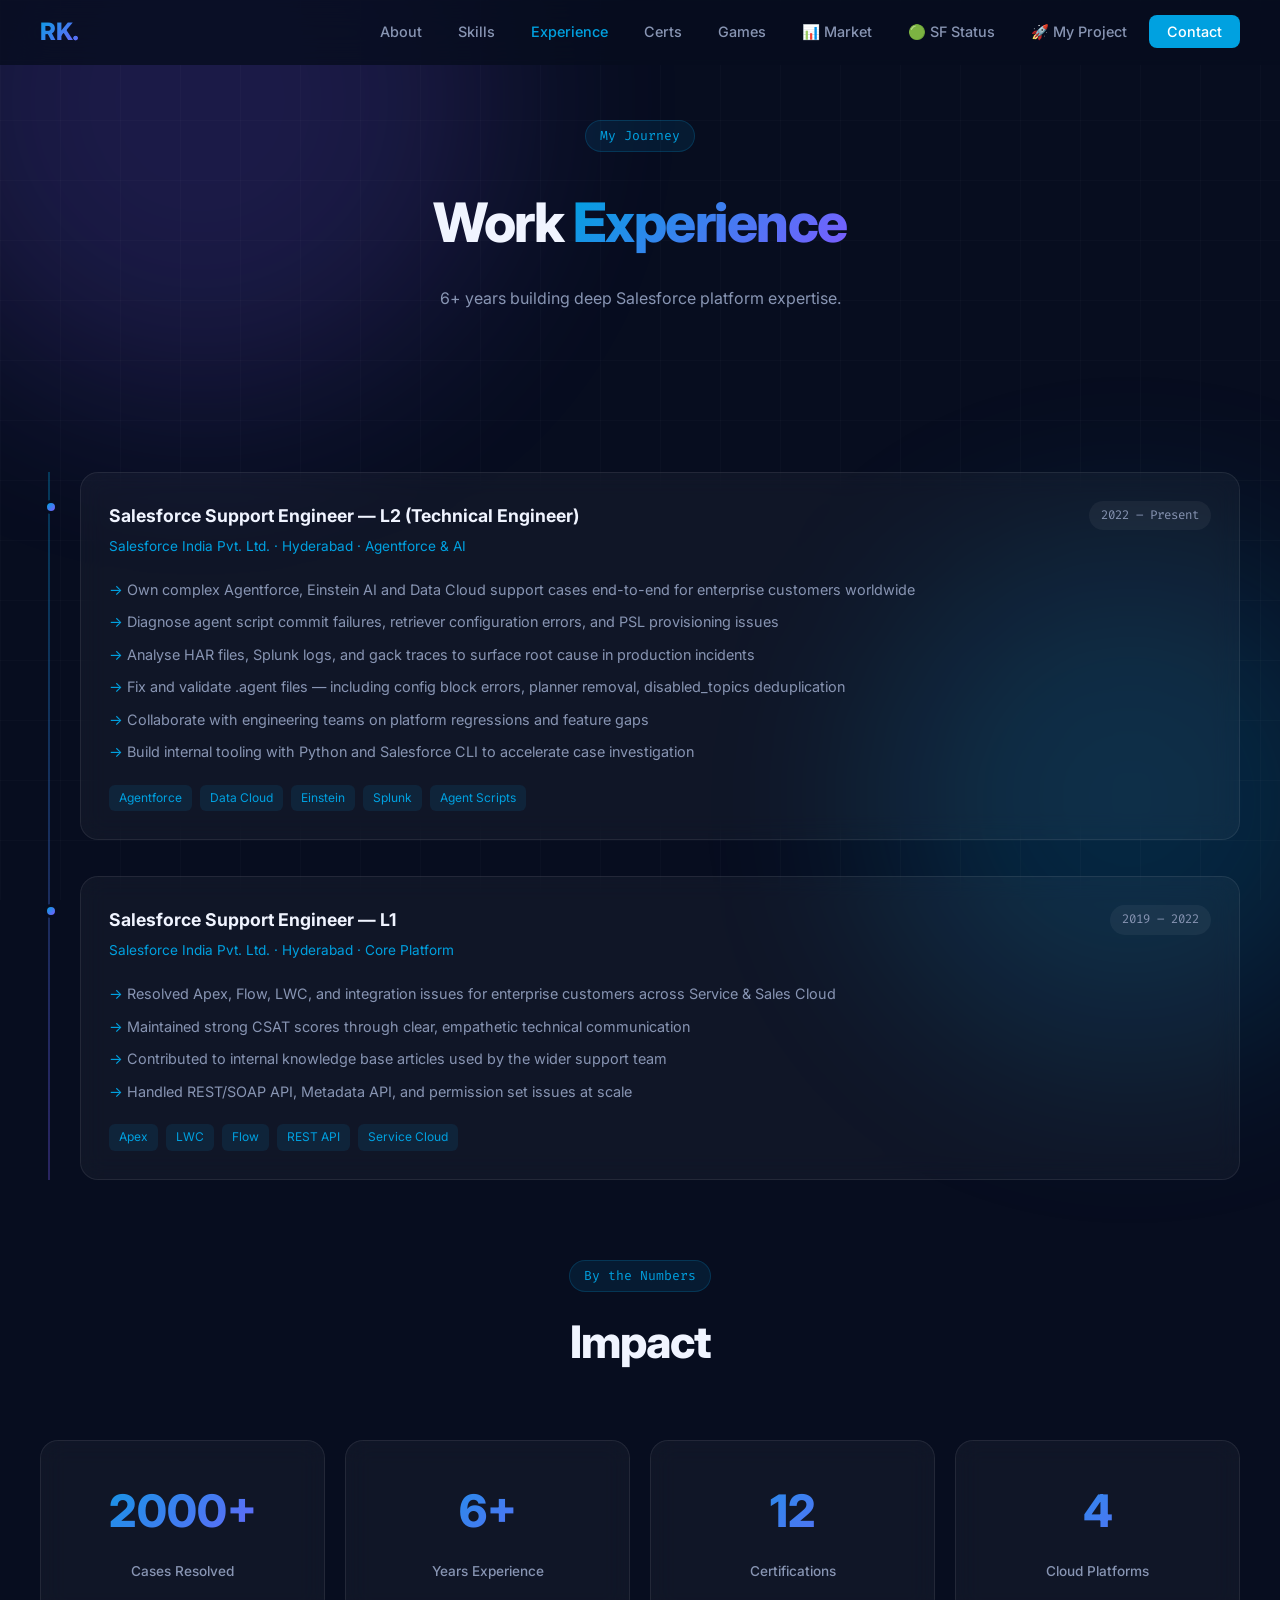
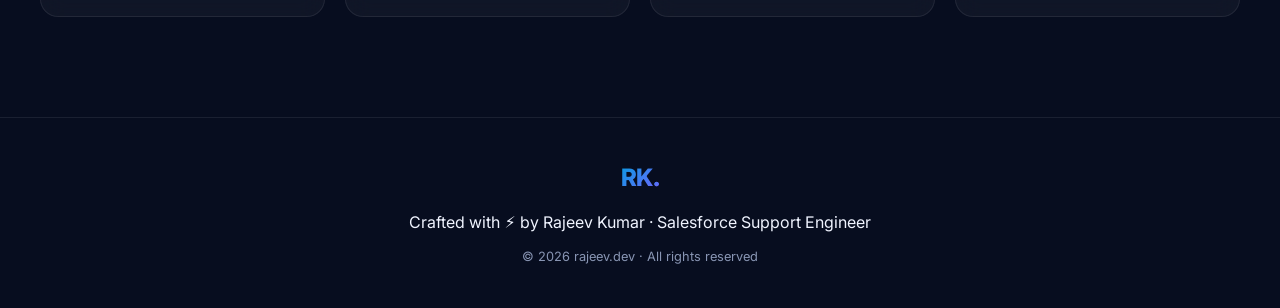
<file: experience.html>
<!DOCTYPE html>
<html lang="en">
<head>
  <meta charset="UTF-8" />
  <meta name="viewport" content="width=device-width, initial-scale=1.0" />
  <title>Experience — Rajeev Kumar</title>
  <link rel="icon" href="favicon.svg" type="image/svg+xml" />
  <link href="https://fonts.googleapis.com/css2?family=Inter:wght@300;400;500;600;700;800&family=Fira+Code:wght@400;500&display=swap" rel="stylesheet" />
  <link rel="stylesheet" href="style.css" />
</head>
<body>

  <nav id="navbar">
    <div class="nav-inner">
      <a class="nav-logo" href="index.html">RK<span class="dot">.</span></a>
      <ul class="nav-links">
        <li><a href="about.html">About</a></li>
        <li><a href="skills.html">Skills</a></li>
        <li><a href="experience.html" class="nav-active">Experience</a></li>
        <li><a href="certifications.html">Certs</a></li>
        <li><a href="games.html">Games</a></li>
        <li><a href="market.html">📊 Market</a></li>
        <li><a href="status.html">🟢 SF Status</a></li>
        <li><a href="projects.html">🚀 My Project</a></li>
        <li><a href="contact.html" class="nav-cta">Contact</a></li>
      </ul>
      <button class="hamburger" id="hamburger" aria-label="Toggle menu">
        <span></span><span></span><span></span>
      </button>
    </div>
  </nav>

  <section class="page-hero">
    <div class="hero-bg">
      <div class="blob blob1"></div>
      <div class="blob blob2"></div>
      <div class="grid-lines"></div>
    </div>
    <div class="page-hero-content">
      <span class="section-tag">My Journey</span>
      <h1 class="page-hero-title">Work <span class="gradient-text">Experience</span></h1>
      <p class="page-hero-sub">6+ years building deep Salesforce platform expertise.</p>
    </div>
  </section>

  <section class="section">
    <div class="container">
      <div class="timeline">

        <div class="timeline-item fade-in">
          <div class="timeline-dot"></div>
          <div class="timeline-card glass-card">
            <div class="timeline-header">
              <div>
                <h3>Salesforce Support Engineer — L2 (Technical Engineer)</h3>
                <p class="timeline-company">Salesforce India Pvt. Ltd. · Hyderabad · Agentforce &amp; AI</p>
              </div>
              <span class="timeline-date">2022 – Present</span>
            </div>
            <ul class="timeline-points">
              <li>Own complex Agentforce, Einstein AI and Data Cloud support cases end-to-end for enterprise customers worldwide</li>
              <li>Diagnose agent script commit failures, retriever configuration errors, and PSL provisioning issues</li>
              <li>Analyse HAR files, Splunk logs, and gack traces to surface root cause in production incidents</li>
              <li>Fix and validate .agent files — including config block errors, planner removal, disabled_topics deduplication</li>
              <li>Collaborate with engineering teams on platform regressions and feature gaps</li>
              <li>Build internal tooling with Python and Salesforce CLI to accelerate case investigation</li>
            </ul>
            <div class="timeline-tags">
              <span>Agentforce</span><span>Data Cloud</span><span>Einstein</span><span>Splunk</span><span>Agent Scripts</span>
            </div>
          </div>
        </div>

        <div class="timeline-item fade-in">
          <div class="timeline-dot"></div>
          <div class="timeline-card glass-card">
            <div class="timeline-header">
              <div>
                <h3>Salesforce Support Engineer — L1</h3>
                <p class="timeline-company">Salesforce India Pvt. Ltd. · Hyderabad · Core Platform</p>
              </div>
              <span class="timeline-date">2019 – 2022</span>
            </div>
            <ul class="timeline-points">
              <li>Resolved Apex, Flow, LWC, and integration issues for enterprise customers across Service &amp; Sales Cloud</li>
              <li>Maintained strong CSAT scores through clear, empathetic technical communication</li>
              <li>Contributed to internal knowledge base articles used by the wider support team</li>
              <li>Handled REST/SOAP API, Metadata API, and permission set issues at scale</li>
            </ul>
            <div class="timeline-tags">
              <span>Apex</span><span>LWC</span><span>Flow</span><span>REST API</span><span>Service Cloud</span>
            </div>
          </div>
        </div>

      </div>

      <!-- Impact Numbers -->
      <div class="section-header" style="margin-top:80px">
        <span class="section-tag">By the Numbers</span>
        <h2 class="section-title">Impact</h2>
      </div>
      <div class="impact-grid">
        <div class="impact-card glass-card fade-in">
          <span class="impact-num gradient-text">2000+</span>
          <span class="impact-label">Cases Resolved</span>
        </div>
        <div class="impact-card glass-card fade-in">
          <span class="impact-num gradient-text">6+</span>
          <span class="impact-label">Years Experience</span>
        </div>
        <div class="impact-card glass-card fade-in">
          <span class="impact-num gradient-text">12</span>
          <span class="impact-label">Certifications</span>
        </div>
        <div class="impact-card glass-card fade-in">
          <span class="impact-num gradient-text">4</span>
          <span class="impact-label">Cloud Platforms</span>
        </div>
      </div>
    </div>
  </section>

  <footer>
    <div class="footer-inner">
      <span class="nav-logo">RK<span class="dot">.</span></span>
      <p>Crafted with ⚡ by Rajeev Kumar · Salesforce Support Engineer</p>
      <p class="footer-sub">© 2026 rajeev.dev · All rights reserved</p>
    </div>
  </footer>

  <script src="app.js"></script>
</body>
</html>
</file>
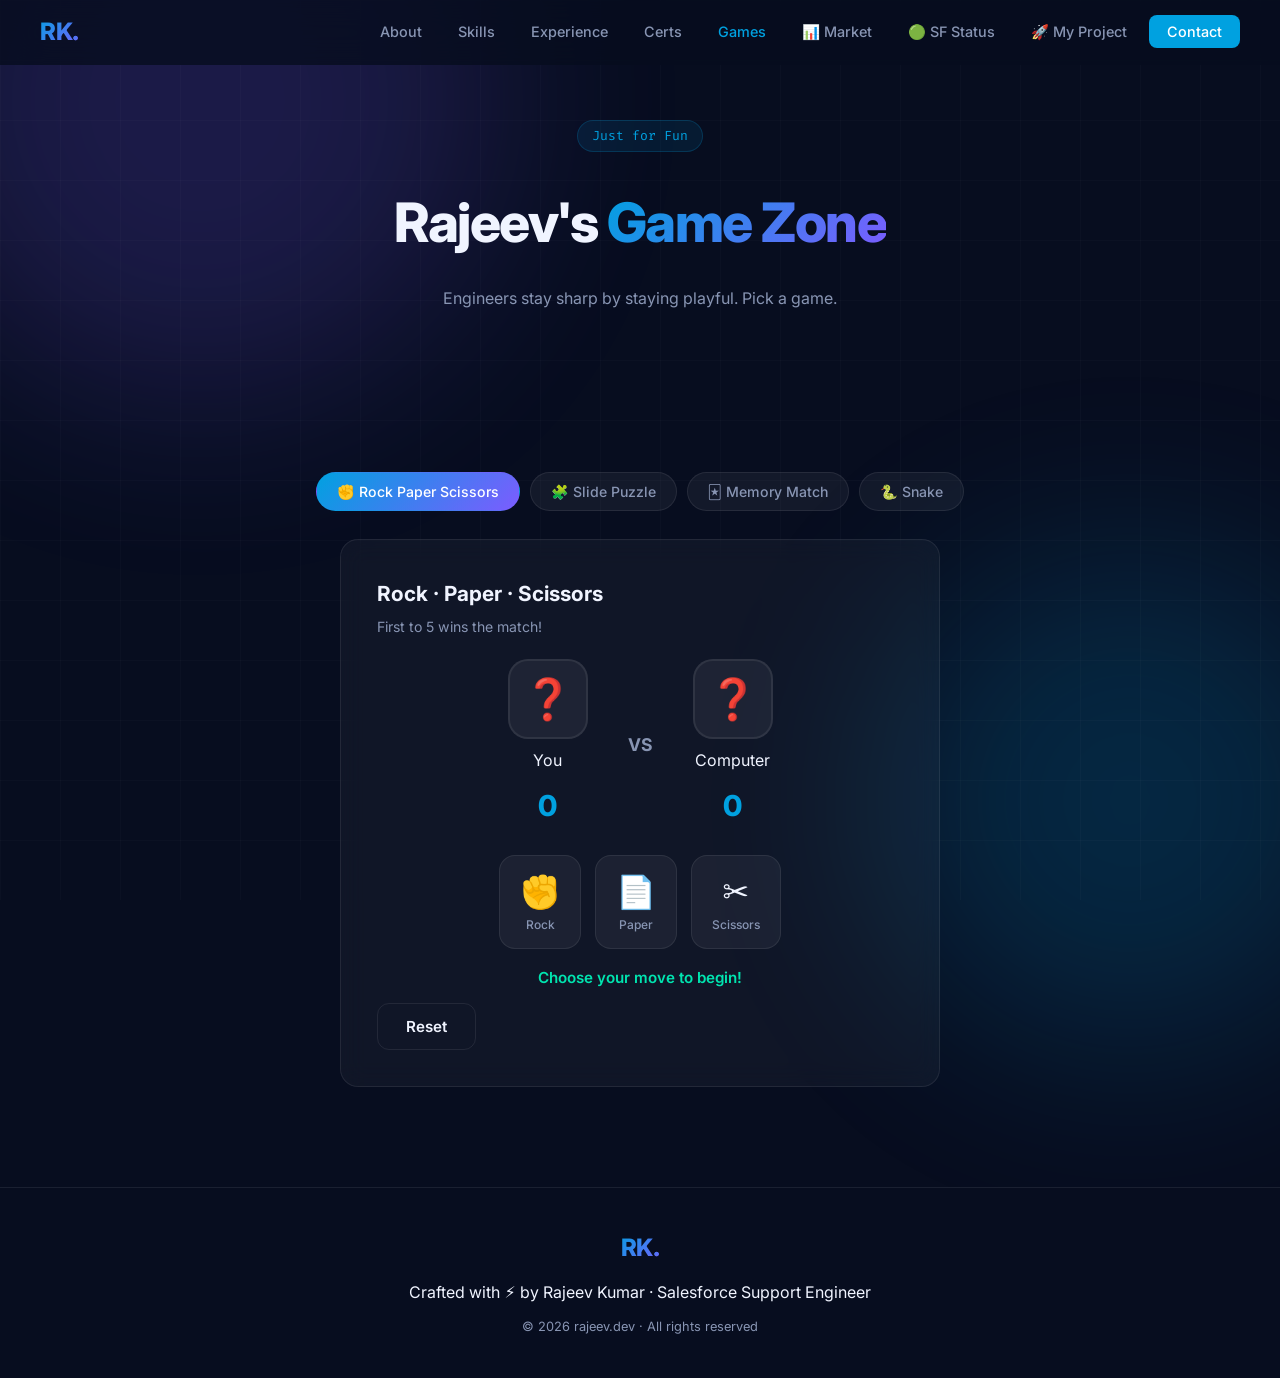
<file: games.html>
<!DOCTYPE html>
<html lang="en">
<head>
  <meta charset="UTF-8" />
  <meta name="viewport" content="width=device-width, initial-scale=1.0" />
  <title>Games — Rajeev Kumar</title>
  <link rel="icon" href="favicon.svg" type="image/svg+xml" />
  <link href="https://fonts.googleapis.com/css2?family=Inter:wght@300;400;500;600;700;800&family=Fira+Code:wght@400;500&display=swap" rel="stylesheet" />
  <link rel="stylesheet" href="style.css" />
</head>
<body>

  <nav id="navbar">
    <div class="nav-inner">
      <a class="nav-logo" href="index.html">RK<span class="dot">.</span></a>
      <ul class="nav-links">
        <li><a href="about.html">About</a></li>
        <li><a href="skills.html">Skills</a></li>
        <li><a href="experience.html">Experience</a></li>
        <li><a href="certifications.html">Certs</a></li>
        <li><a href="games.html" class="nav-active">Games</a></li>
        <li><a href="market.html">📊 Market</a></li>
        <li><a href="status.html">🟢 SF Status</a></li>
        <li><a href="projects.html">🚀 My Project</a></li>
        <li><a href="contact.html" class="nav-cta">Contact</a></li>
      </ul>
      <button class="hamburger" id="hamburger" aria-label="Toggle menu">
        <span></span><span></span><span></span>
      </button>
    </div>
  </nav>

  <section class="page-hero">
    <div class="hero-bg">
      <div class="blob blob1"></div>
      <div class="blob blob2"></div>
      <div class="grid-lines"></div>
    </div>
    <div class="page-hero-content">
      <span class="section-tag">Just for Fun</span>
      <h1 class="page-hero-title">Rajeev's <span class="gradient-text">Game Zone</span></h1>
      <p class="page-hero-sub">Engineers stay sharp by staying playful. Pick a game.</p>
    </div>
  </section>

  <section class="section">
    <div class="container">
      <div class="game-tabs">
        <button class="gtab active" data-game="rps">✊ Rock Paper Scissors</button>
        <button class="gtab" data-game="puzzle">🧩 Slide Puzzle</button>
        <button class="gtab" data-game="memory">🃏 Memory Match</button>
        <button class="gtab" data-game="snake">🐍 Snake</button>
      </div>

      <!-- RPS -->
      <div id="game-rps" class="game-panel active glass-card">
        <h3>Rock · Paper · Scissors</h3>
        <p class="game-sub">First to 5 wins the match!</p>
        <div class="rps-board">
          <div class="rps-player">
            <div class="rps-avatar" id="rps-you-avatar">❓</div>
            <span>You</span>
            <span class="rps-score" id="rps-you-score">0</span>
          </div>
          <div class="rps-vs">VS</div>
          <div class="rps-player">
            <div class="rps-avatar" id="rps-cpu-avatar">❓</div>
            <span>Computer</span>
            <span class="rps-score" id="rps-cpu-score">0</span>
          </div>
        </div>
        <div class="rps-choices">
          <button class="rps-btn" onclick="playRPS('rock')">✊<span>Rock</span></button>
          <button class="rps-btn" onclick="playRPS('paper')">📄<span>Paper</span></button>
          <button class="rps-btn" onclick="playRPS('scissors')">✂️<span>Scissors</span></button>
        </div>
        <p class="rps-result" id="rps-result">Choose your move to begin!</p>
        <button class="btn btn-outline" onclick="resetRPS()" style="margin-top:12px">Reset</button>
      </div>

      <!-- PUZZLE -->
      <div id="game-puzzle" class="game-panel glass-card">
        <h3>Slide Puzzle</h3>
        <p class="game-sub">Arrange 1–8 in order. Moves: <b id="puzzle-moves">0</b></p>
        <div class="puzzle-grid" id="puzzle-grid"></div>
        <div style="text-align:center;margin-top:16px">
          <button class="btn btn-primary" onclick="shufflePuzzle()">Shuffle</button>
          <p id="puzzle-msg" style="margin-top:10px;font-weight:600;color:#00e5b0"></p>
        </div>
      </div>

      <!-- MEMORY -->
      <div id="game-memory" class="game-panel glass-card">
        <h3>Memory Match</h3>
        <p class="game-sub">Match all pairs. Flips: <b id="mem-flips">0</b> | Pairs: <b id="mem-pairs">0</b>/8</p>
        <div class="memory-grid" id="memory-grid"></div>
        <div style="text-align:center;margin-top:16px">
          <button class="btn btn-primary" onclick="initMemory()">New Game</button>
          <p id="mem-msg" style="margin-top:10px;font-weight:600;color:#00e5b0"></p>
        </div>
      </div>

      <!-- SNAKE -->
      <div id="game-snake" class="game-panel glass-card">
        <h3>Snake</h3>
        <p class="game-sub">Arrow keys to move. Score: <b id="snake-score">0</b></p>
        <canvas id="snake-canvas" width="400" height="400"></canvas>
        <div style="text-align:center;margin-top:16px">
          <button class="btn btn-primary" onclick="startSnake()">Start / Restart</button>
          <p class="game-sub" style="margin-top:8px">Use arrow keys or WASD</p>
        </div>
      </div>

    </div>
  </section>

  <footer>
    <div class="footer-inner">
      <span class="nav-logo">RK<span class="dot">.</span></span>
      <p>Crafted with ⚡ by Rajeev Kumar · Salesforce Support Engineer</p>
      <p class="footer-sub">© 2026 rajeev.dev · All rights reserved</p>
    </div>
  </footer>

  <script src="app.js"></script>
  <script src="games.js"></script>
</body>
</html>
</file>
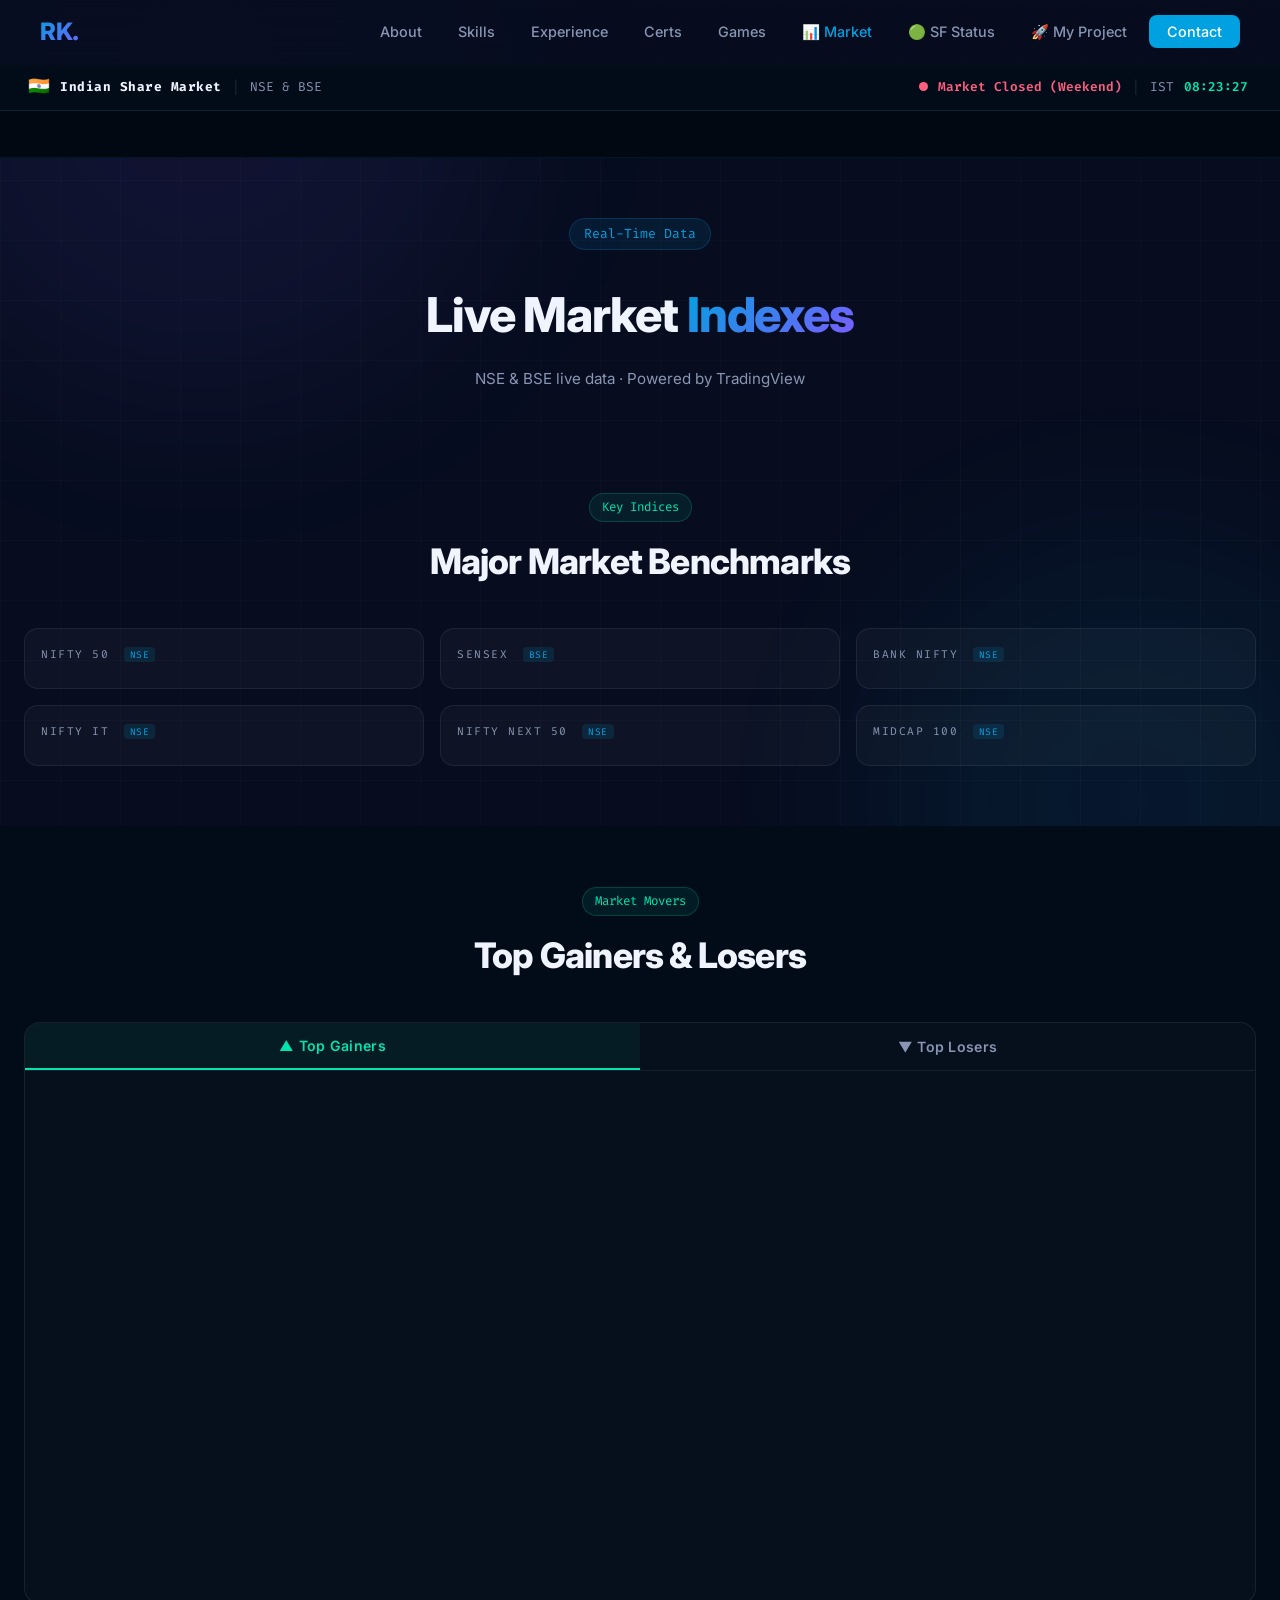
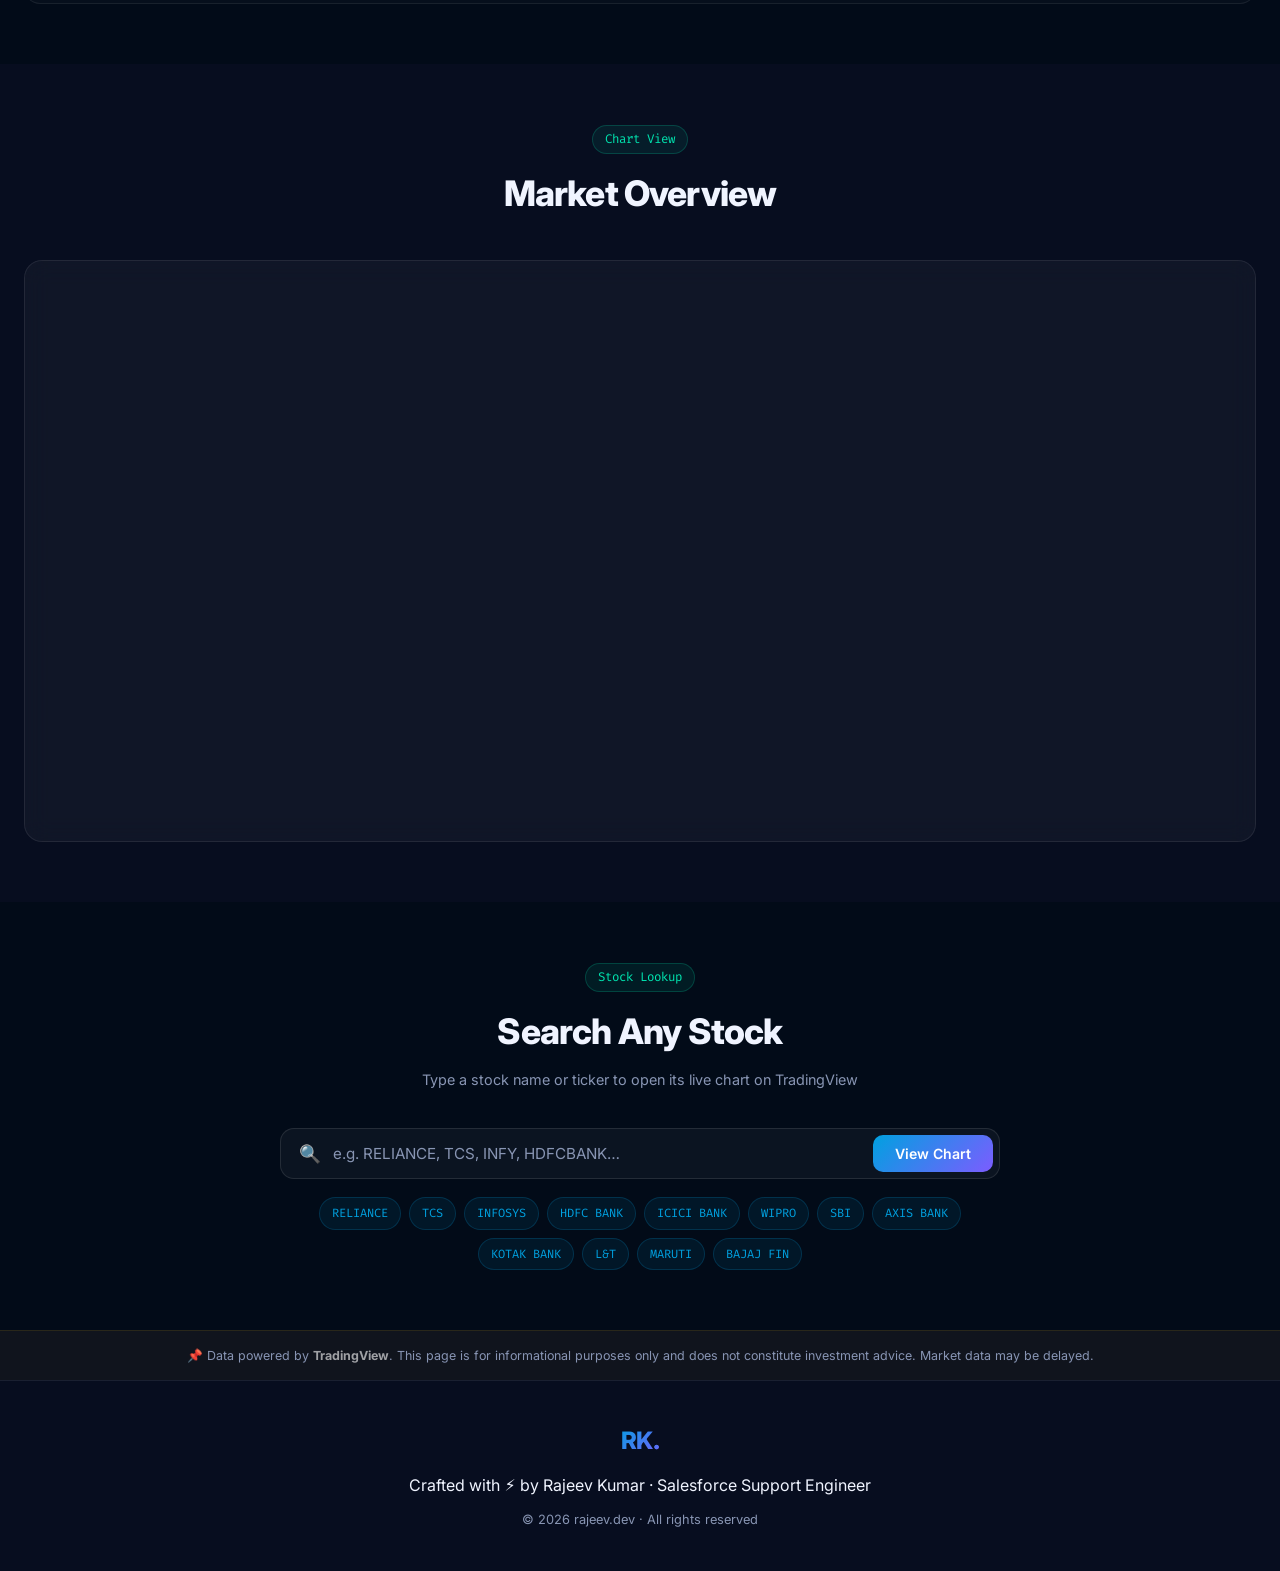
<file: market.html>
<!DOCTYPE html>
<html lang="en">
<head>
  <meta charset="UTF-8" />
  <meta name="viewport" content="width=device-width, initial-scale=1.0" />
  <title>Live Market — Rajeev Kumar</title>
  <link rel="icon" href="favicon.svg" type="image/svg+xml" />
  <link href="https://fonts.googleapis.com/css2?family=Inter:wght@300;400;500;600;700;800&family=Fira+Code:wght@400;500&display=swap" rel="stylesheet" />
  <link rel="stylesheet" href="style.css" />
  <link rel="stylesheet" href="market.css" />
</head>
<body class="market-page">

  <nav id="navbar">
    <div class="nav-inner">
      <a class="nav-logo" href="index.html">RK<span class="dot">.</span></a>
      <ul class="nav-links">
        <li><a href="about.html">About</a></li>
        <li><a href="skills.html">Skills</a></li>
        <li><a href="experience.html">Experience</a></li>
        <li><a href="certifications.html">Certs</a></li>
        <li><a href="games.html">Games</a></li>
        <li><a href="market.html" class="nav-active">📊 Market</a></li>
        <li><a href="status.html">🟢 SF Status</a></li>
        <li><a href="projects.html">🚀 My Project</a></li>
        <li><a href="contact.html" class="nav-cta">Contact</a></li>
      </ul>
      <button class="hamburger" id="hamburger" aria-label="Toggle menu">
        <span></span><span></span><span></span>
      </button>
    </div>
  </nav>

  <!-- MARKET STATUS BAR -->
  <div class="mkt-status-bar" id="mkt-status-bar">
    <div class="mkt-status-left">
      <span class="mkt-flag">🇮🇳</span>
      <span class="mkt-title">Indian Share Market</span>
      <span class="mkt-divider">|</span>
      <span class="mkt-exchange">NSE &amp; BSE</span>
    </div>
    <div class="mkt-status-right">
      <span class="mkt-dot" id="mkt-dot"></span>
      <span class="mkt-status-text" id="mkt-status-text">Checking…</span>
      <span class="mkt-divider">|</span>
      <span class="mkt-ist-label">IST</span>
      <span class="mkt-clock" id="mkt-clock">--:--:--</span>
    </div>
  </div>

  <!-- LIVE TICKER TAPE (TradingView) -->
  <div class="tv-ticker-wrap">
    <div class="tradingview-widget-container" style="height:46px">
      <div class="tradingview-widget-container__widget"></div>
      <script type="text/javascript" src="https://s3.tradingview.com/external-embedding/embed-widget-ticker-tape.js" async>
      {
        "symbols": [
          {"proName": "NSE:NIFTY",      "title": "NIFTY 50"},
          {"proName": "BSE:SENSEX",     "title": "SENSEX"},
          {"proName": "NSE:CNXIT",      "title": "NIFTY IT"},
          {"proName": "NSE:BANKNIFTY",  "title": "BANK NIFTY"},
          {"proName": "NSE:NIFTYJR",    "title": "NIFTY NEXT 50"},
          {"proName": "NSE:NIFMDCP100", "title": "MIDCAP 100"},
          {"proName": "NSE:NIFTYDEFTY", "title": "NIFTY DEFTY"},
          {"proName": "NSE:NIFINFRA",   "title": "NIFTY INFRA"},
          {"proName": "NSE:NIFPHARMA",  "title": "NIFTY PHARMA"},
          {"proName": "NSE:NIFAUTO",    "title": "NIFTY AUTO"},
          {"proName": "NSE:NIFMETAL",   "title": "NIFTY METAL"},
          {"proName": "NSE:NIFENERGY",  "title": "NIFTY ENERGY"}
        ],
        "showSymbolLogo": false,
        "isTransparent": true,
        "displayMode": "adaptive",
        "colorTheme": "dark",
        "locale": "en"
      }
      </script>
    </div>
  </div>

  <!-- PAGE HERO -->
  <div class="mkt-hero">
    <div class="hero-bg">
      <div class="blob blob1" style="opacity:0.08"></div>
      <div class="blob blob2" style="opacity:0.08"></div>
      <div class="grid-lines"></div>
    </div>
    <div class="mkt-hero-inner">
      <span class="section-tag">Real-Time Data</span>
      <h1 class="mkt-hero-title">Live Market <span class="gradient-text">Indexes</span></h1>
      <p class="mkt-hero-sub">NSE &amp; BSE live data · Powered by TradingView</p>
    </div>
  </div>

  <!-- KEY INDICES GRID -->
  <section class="mkt-section">
    <div class="mkt-container">
      <div class="mkt-section-hdr">
        <span class="mkt-section-tag">Key Indices</span>
        <h2 class="mkt-section-title">Major Market Benchmarks</h2>
      </div>
      <div class="indices-grid">

        <div class="index-widget-card">
          <div class="index-widget-label">NIFTY 50 <span class="index-exch">NSE</span></div>
          <div class="tradingview-widget-container">
            <div class="tradingview-widget-container__widget"></div>
            <script type="text/javascript" src="https://s3.tradingview.com/external-embedding/embed-widget-single-quote.js" async>
            {"symbol":"NSE:NIFTY","width":"100%","colorTheme":"dark","isTransparent":true,"locale":"en"}
            </script>
          </div>
        </div>

        <div class="index-widget-card">
          <div class="index-widget-label">SENSEX <span class="index-exch">BSE</span></div>
          <div class="tradingview-widget-container">
            <div class="tradingview-widget-container__widget"></div>
            <script type="text/javascript" src="https://s3.tradingview.com/external-embedding/embed-widget-single-quote.js" async>
            {"symbol":"BSE:SENSEX","width":"100%","colorTheme":"dark","isTransparent":true,"locale":"en"}
            </script>
          </div>
        </div>

        <div class="index-widget-card">
          <div class="index-widget-label">BANK NIFTY <span class="index-exch">NSE</span></div>
          <div class="tradingview-widget-container">
            <div class="tradingview-widget-container__widget"></div>
            <script type="text/javascript" src="https://s3.tradingview.com/external-embedding/embed-widget-single-quote.js" async>
            {"symbol":"NSE:BANKNIFTY","width":"100%","colorTheme":"dark","isTransparent":true,"locale":"en"}
            </script>
          </div>
        </div>

        <div class="index-widget-card">
          <div class="index-widget-label">NIFTY IT <span class="index-exch">NSE</span></div>
          <div class="tradingview-widget-container">
            <div class="tradingview-widget-container__widget"></div>
            <script type="text/javascript" src="https://s3.tradingview.com/external-embedding/embed-widget-single-quote.js" async>
            {"symbol":"NSE:CNXIT","width":"100%","colorTheme":"dark","isTransparent":true,"locale":"en"}
            </script>
          </div>
        </div>

        <div class="index-widget-card">
          <div class="index-widget-label">NIFTY NEXT 50 <span class="index-exch">NSE</span></div>
          <div class="tradingview-widget-container">
            <div class="tradingview-widget-container__widget"></div>
            <script type="text/javascript" src="https://s3.tradingview.com/external-embedding/embed-widget-single-quote.js" async>
            {"symbol":"NSE:NIFTYJR","width":"100%","colorTheme":"dark","isTransparent":true,"locale":"en"}
            </script>
          </div>
        </div>

        <div class="index-widget-card">
          <div class="index-widget-label">MIDCAP 100 <span class="index-exch">NSE</span></div>
          <div class="tradingview-widget-container">
            <div class="tradingview-widget-container__widget"></div>
            <script type="text/javascript" src="https://s3.tradingview.com/external-embedding/embed-widget-single-quote.js" async>
            {"symbol":"NSE:NIFMDCP100","width":"100%","colorTheme":"dark","isTransparent":true,"locale":"en"}
            </script>
          </div>
        </div>

      </div>
    </div>
  </section>

  <!-- MARKET MOVERS (Top Gainers / Losers tabs) -->
  <section class="mkt-section mkt-section-dark">
    <div class="mkt-container">
      <div class="mkt-section-hdr">
        <span class="mkt-section-tag">Market Movers</span>
        <h2 class="mkt-section-title">Top Gainers &amp; Losers</h2>
      </div>
      <div class="movers-tabs-wrap">
        <div class="movers-tabs">
          <button class="movers-tab active" data-tab="gainers">▲ Top Gainers</button>
          <button class="movers-tab" data-tab="losers">▼ Top Losers</button>
        </div>
        <div id="movers-gainers" class="movers-panel active">
          <div class="tradingview-widget-container" style="height:500px">
            <div class="tradingview-widget-container__widget" style="height:calc(100% - 32px)"></div>
            <script type="text/javascript" src="https://s3.tradingview.com/external-embedding/embed-widget-screener.js" async>
            {
              "width": "100%",
              "height": 500,
              "defaultColumn": "overview",
              "defaultScreen": "top_gainers",
              "market": "india",
              "showToolbar": true,
              "colorTheme": "dark",
              "locale": "en",
              "isTransparent": true
            }
            </script>
          </div>
        </div>
        <div id="movers-losers" class="movers-panel">
          <div class="tradingview-widget-container" style="height:500px">
            <div class="tradingview-widget-container__widget" style="height:calc(100% - 32px)"></div>
            <script type="text/javascript" src="https://s3.tradingview.com/external-embedding/embed-widget-screener.js" async>
            {
              "width": "100%",
              "height": 500,
              "defaultColumn": "overview",
              "defaultScreen": "top_losers",
              "market": "india",
              "showToolbar": true,
              "colorTheme": "dark",
              "locale": "en",
              "isTransparent": true
            }
            </script>
          </div>
        </div>
      </div>
    </div>
  </section>

  <!-- MARKET OVERVIEW CHART -->
  <section class="mkt-section">
    <div class="mkt-container">
      <div class="mkt-section-hdr">
        <span class="mkt-section-tag">Chart View</span>
        <h2 class="mkt-section-title">Market Overview</h2>
      </div>
      <div class="tv-overview-wrap glass-card">
        <div class="tradingview-widget-container" style="height:580px">
          <div class="tradingview-widget-container__widget" style="height:calc(100% - 32px)"></div>
          <script type="text/javascript" src="https://s3.tradingview.com/external-embedding/embed-widget-market-overview.js" async>
          {
            "colorTheme": "dark",
            "dateRange": "1D",
            "showChart": true,
            "locale": "en",
            "width": "100%",
            "height": 580,
            "isTransparent": true,
            "showSymbolLogo": true,
            "showFloatingTooltip": false,
            "plotLineColorGrowing": "rgba(0, 229, 176, 1)",
            "plotLineColorFalling": "rgba(255, 95, 126, 1)",
            "gridLineColor": "rgba(255,255,255,0.04)",
            "scaleFontColor": "rgba(136, 149, 179, 1)",
            "belowLineFillColorGrowing": "rgba(0, 229, 176, 0.1)",
            "belowLineFillColorFalling": "rgba(255, 95, 126, 0.1)",
            "belowLineFillColorGrowingBottom": "rgba(0, 229, 176, 0)",
            "belowLineFillColorFallingBottom": "rgba(255, 95, 126, 0)",
            "symbolActiveColor": "rgba(0, 161, 224, 0.12)",
            "tabs": [
              {
                "title": "NSE Indices",
                "symbols": [
                  {"s": "NSE:NIFTY",      "d": "NIFTY 50"},
                  {"s": "BSE:SENSEX",     "d": "SENSEX"},
                  {"s": "NSE:BANKNIFTY",  "d": "BANK NIFTY"},
                  {"s": "NSE:CNXIT",      "d": "NIFTY IT"},
                  {"s": "NSE:NIFTYJR",    "d": "NIFTY NEXT 50"},
                  {"s": "NSE:NIFMDCP100", "d": "MIDCAP 100"}
                ],
                "originalTitle": "NSE Indices"
              },
              {
                "title": "Sectors",
                "symbols": [
                  {"s": "NSE:NIFPHARMA",  "d": "Pharma"},
                  {"s": "NSE:NIFAUTO",    "d": "Auto"},
                  {"s": "NSE:NIFMETAL",   "d": "Metal"},
                  {"s": "NSE:NIFENERGY",  "d": "Energy"},
                  {"s": "NSE:NIFINFRA",   "d": "Infra"},
                  {"s": "NSE:NIFFMCG",    "d": "FMCG"}
                ],
                "originalTitle": "Sectors"
              }
            ]
          }
          </script>
        </div>
      </div>
    </div>
  </section>

  <!-- STOCK SEARCH -->
  <section class="mkt-section mkt-section-dark">
    <div class="mkt-container">
      <div class="mkt-section-hdr">
        <span class="mkt-section-tag">Stock Lookup</span>
        <h2 class="mkt-section-title">Search Any Stock</h2>
        <p class="mkt-section-sub">Type a stock name or ticker to open its live chart on TradingView</p>
      </div>
      <div class="stock-search-wrap">
        <div class="stock-search-bar">
          <span class="stock-search-icon">🔍</span>
          <input
            type="text"
            id="stock-input"
            class="stock-input"
            placeholder="e.g. RELIANCE, TCS, INFY, HDFCBANK…"
            autocomplete="off"
          />
          <button class="btn btn-primary stock-search-btn" id="stock-search-btn">
            View Chart
          </button>
        </div>
        <div class="stock-suggestions">
          <span class="stock-chip" data-sym="NSE:RELIANCE">RELIANCE</span>
          <span class="stock-chip" data-sym="NSE:TCS">TCS</span>
          <span class="stock-chip" data-sym="NSE:INFY">INFOSYS</span>
          <span class="stock-chip" data-sym="NSE:HDFCBANK">HDFC BANK</span>
          <span class="stock-chip" data-sym="NSE:ICICIBANK">ICICI BANK</span>
          <span class="stock-chip" data-sym="NSE:WIPRO">WIPRO</span>
          <span class="stock-chip" data-sym="NSE:SBIN">SBI</span>
          <span class="stock-chip" data-sym="NSE:AXISBANK">AXIS BANK</span>
          <span class="stock-chip" data-sym="NSE:KOTAKBANK">KOTAK BANK</span>
          <span class="stock-chip" data-sym="NSE:LT">L&amp;T</span>
          <span class="stock-chip" data-sym="NSE:MARUTI">MARUTI</span>
          <span class="stock-chip" data-sym="NSE:BAJFINANCE">BAJAJ FIN</span>
        </div>
      </div>
    </div>
  </section>

  <!-- DISCLAIMER -->
  <div class="mkt-disclaimer">
    <p>📌 Data powered by <strong>TradingView</strong>. This page is for informational purposes only and does not constitute investment advice. Market data may be delayed.</p>
  </div>

  <footer>
    <div class="footer-inner">
      <span class="nav-logo">RK<span class="dot">.</span></span>
      <p>Crafted with ⚡ by Rajeev Kumar · Salesforce Support Engineer</p>
      <p class="footer-sub">© 2026 rajeev.dev · All rights reserved</p>
    </div>
  </footer>

  <script src="app.js"></script>
  <script src="market.js"></script>
</body>
</html>
</file>
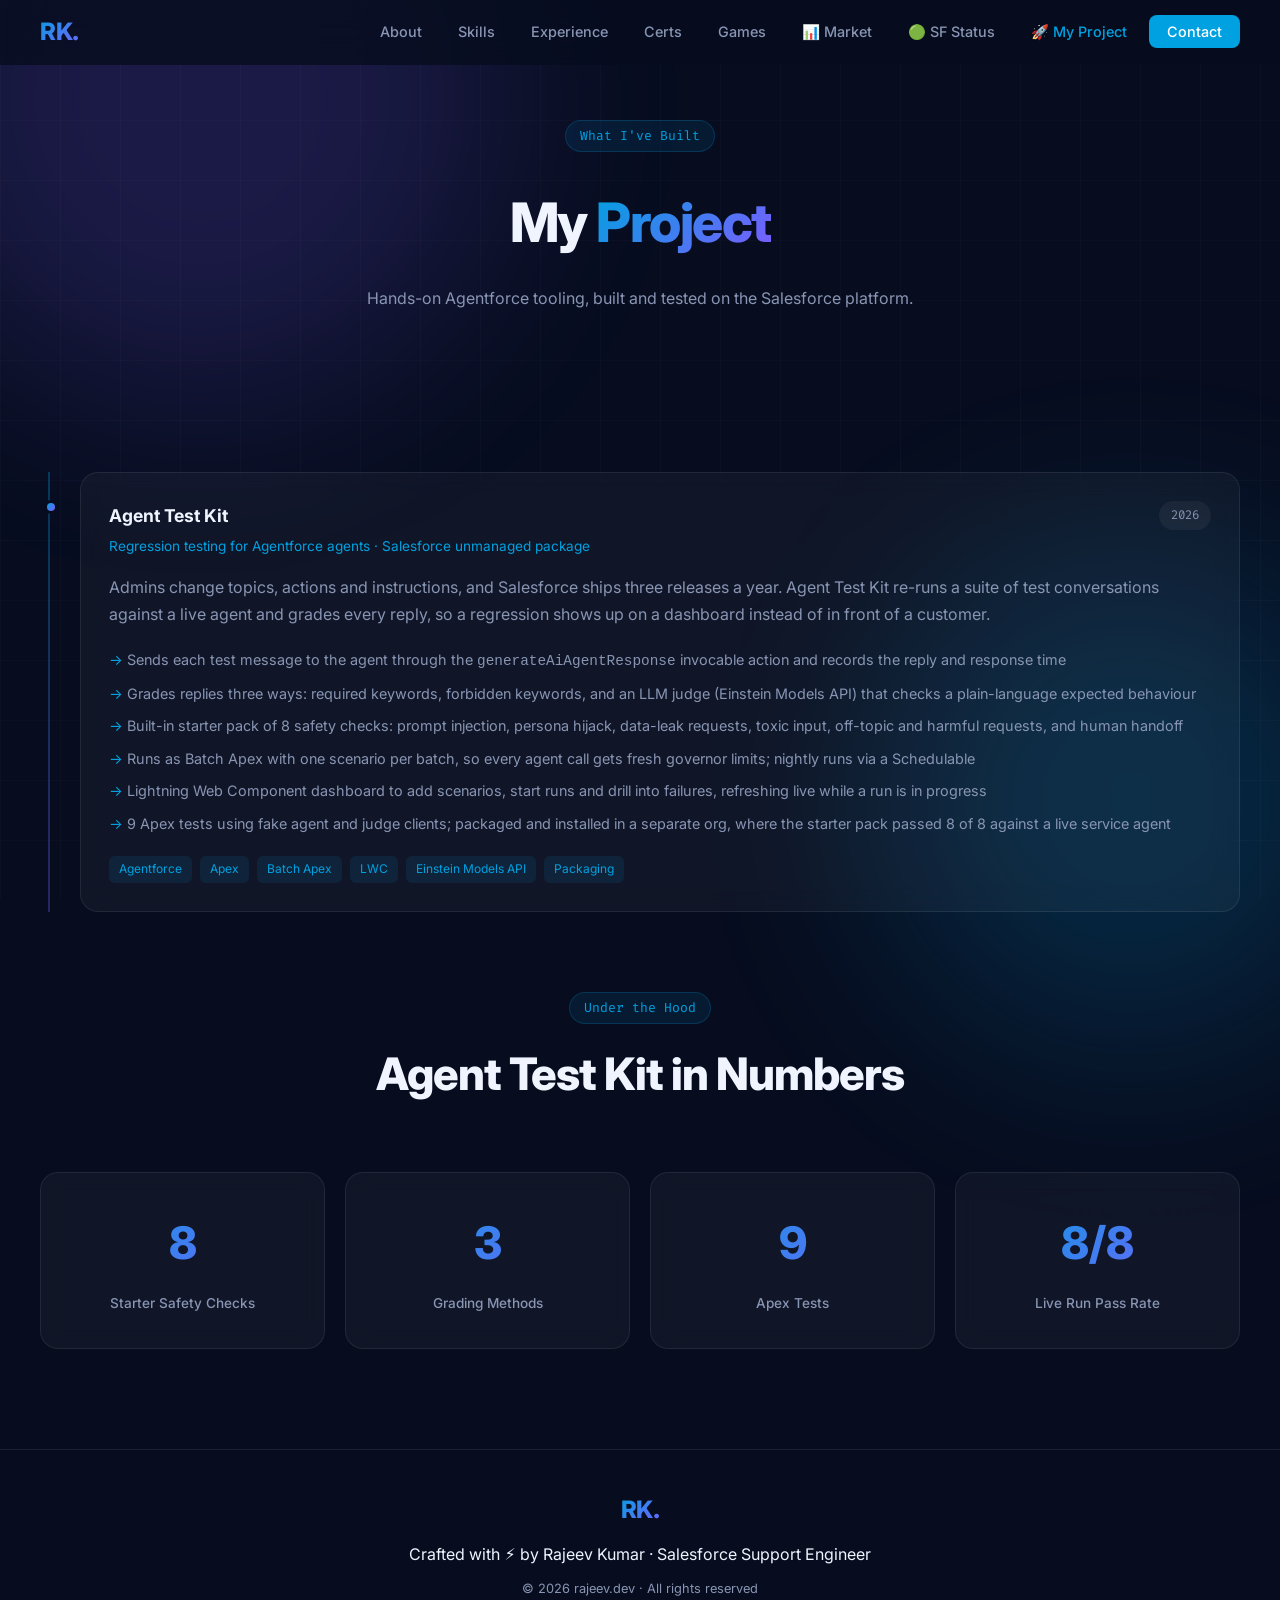
<file: projects.html>
<!DOCTYPE html>
<html lang="en">
<head>
  <meta charset="UTF-8" />
  <meta name="viewport" content="width=device-width, initial-scale=1.0" />
  <title>My Project — Rajeev Kumar</title>
  <link rel="icon" href="favicon.svg" type="image/svg+xml" />
  <link href="https://fonts.googleapis.com/css2?family=Inter:wght@300;400;500;600;700;800&family=Fira+Code:wght@400;500&display=swap" rel="stylesheet" />
  <link rel="stylesheet" href="style.css" />
</head>
<body>

  <nav id="navbar">
    <div class="nav-inner">
      <a class="nav-logo" href="index.html">RK<span class="dot">.</span></a>
      <ul class="nav-links">
        <li><a href="about.html">About</a></li>
        <li><a href="skills.html">Skills</a></li>
        <li><a href="experience.html">Experience</a></li>
        <li><a href="certifications.html">Certs</a></li>
        <li><a href="games.html">Games</a></li>
        <li><a href="market.html">📊 Market</a></li>
        <li><a href="status.html">🟢 SF Status</a></li>
        <li><a href="projects.html" class="nav-active">🚀 My Project</a></li>
        <li><a href="contact.html" class="nav-cta">Contact</a></li>
      </ul>
      <button class="hamburger" id="hamburger" aria-label="Toggle menu">
        <span></span><span></span><span></span>
      </button>
    </div>
  </nav>

  <section class="page-hero">
    <div class="hero-bg">
      <div class="blob blob1"></div>
      <div class="blob blob2"></div>
      <div class="grid-lines"></div>
    </div>
    <div class="page-hero-content">
      <span class="section-tag">What I've Built</span>
      <h1 class="page-hero-title">My <span class="gradient-text">Project</span></h1>
      <p class="page-hero-sub">Hands-on Agentforce tooling, built and tested on the Salesforce platform.</p>
    </div>
  </section>

  <section class="section">
    <div class="container">
      <div class="timeline">

        <div class="timeline-item fade-in">
          <div class="timeline-dot"></div>
          <div class="timeline-card glass-card">
            <div class="timeline-header">
              <div>
                <h3>Agent Test Kit</h3>
                <p class="timeline-company">Regression testing for Agentforce agents · Salesforce unmanaged package</p>
              </div>
              <span class="timeline-date">2026</span>
            </div>
            <p class="section-sub" style="margin:0 0 16px">
              Admins change topics, actions and instructions, and Salesforce ships three releases a year.
              Agent Test Kit re-runs a suite of test conversations against a live agent and grades every reply,
              so a regression shows up on a dashboard instead of in front of a customer.
            </p>
            <ul class="timeline-points">
              <li>Sends each test message to the agent through the <code>generateAiAgentResponse</code> invocable action and records the reply and response time</li>
              <li>Grades replies three ways: required keywords, forbidden keywords, and an LLM judge (Einstein Models API) that checks a plain-language expected behaviour</li>
              <li>Built-in starter pack of 8 safety checks: prompt injection, persona hijack, data-leak requests, toxic input, off-topic and harmful requests, and human handoff</li>
              <li>Runs as Batch Apex with one scenario per batch, so every agent call gets fresh governor limits; nightly runs via a Schedulable</li>
              <li>Lightning Web Component dashboard to add scenarios, start runs and drill into failures, refreshing live while a run is in progress</li>
              <li>9 Apex tests using fake agent and judge clients; packaged and installed in a separate org, where the starter pack passed 8 of 8 against a live service agent</li>
            </ul>
            <div class="timeline-tags">
              <span>Agentforce</span><span>Apex</span><span>Batch Apex</span><span>LWC</span><span>Einstein Models API</span><span>Packaging</span>
            </div>
          </div>
        </div>

      </div>

      <div class="section-header" style="margin-top:80px">
        <span class="section-tag">Under the Hood</span>
        <h2 class="section-title">Agent Test Kit in Numbers</h2>
      </div>
      <div class="impact-grid">
        <div class="impact-card glass-card fade-in">
          <span class="impact-num gradient-text">8</span>
          <span class="impact-label">Starter Safety Checks</span>
        </div>
        <div class="impact-card glass-card fade-in">
          <span class="impact-num gradient-text">3</span>
          <span class="impact-label">Grading Methods</span>
        </div>
        <div class="impact-card glass-card fade-in">
          <span class="impact-num gradient-text">9</span>
          <span class="impact-label">Apex Tests</span>
        </div>
        <div class="impact-card glass-card fade-in">
          <span class="impact-num gradient-text">8/8</span>
          <span class="impact-label">Live Run Pass Rate</span>
        </div>
      </div>
    </div>
  </section>

  <footer>
    <div class="footer-inner">
      <span class="nav-logo">RK<span class="dot">.</span></span>
      <p>Crafted with ⚡ by Rajeev Kumar · Salesforce Support Engineer</p>
      <p class="footer-sub">© 2026 rajeev.dev · All rights reserved</p>
    </div>
  </footer>

  <script src="app.js"></script>
</body>
</html>
</file>
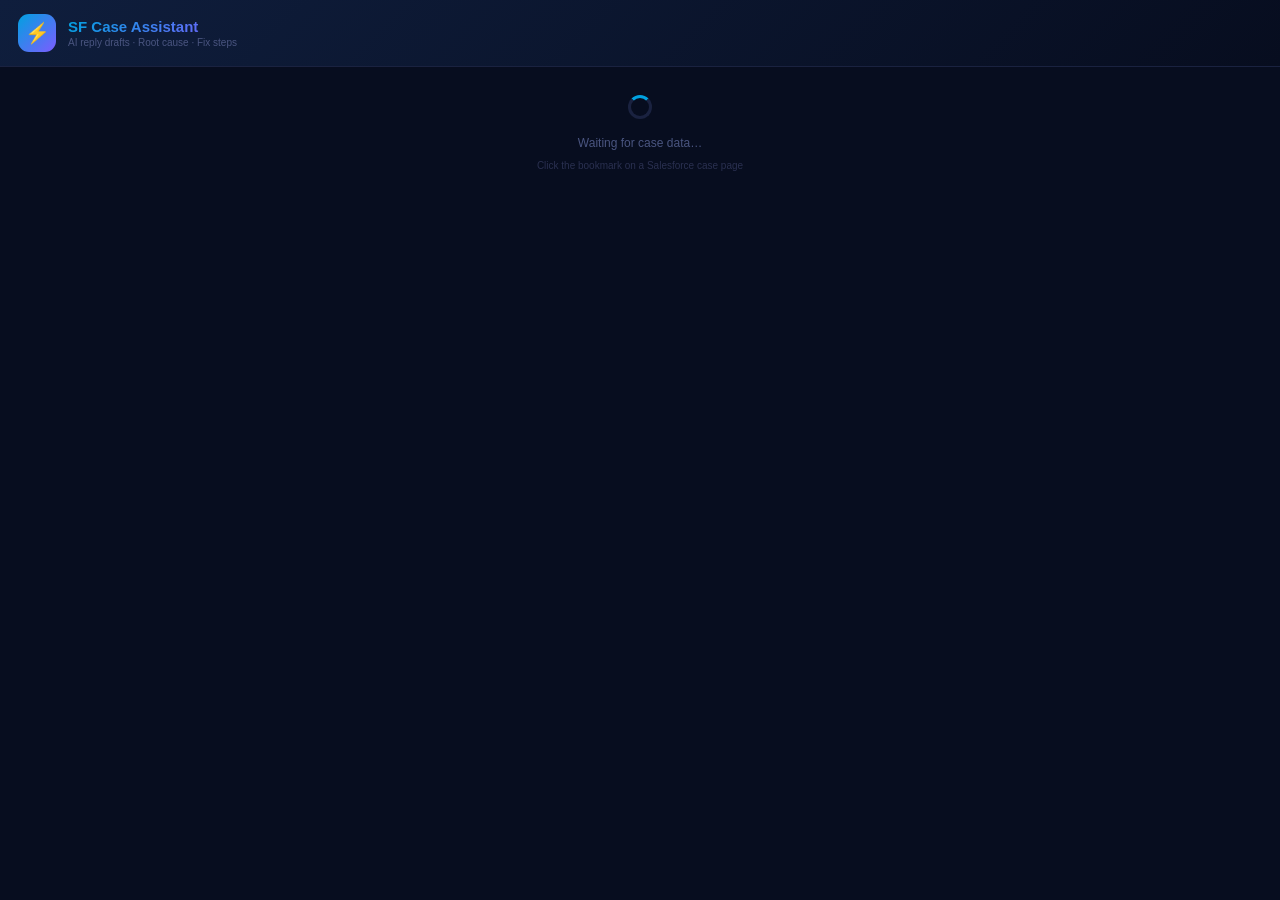
<file: sfca.html>
<!DOCTYPE html>
<html lang="en">
<head>
<meta charset="UTF-8"/>
<title>SF Case Assistant</title>
<style>
*{box-sizing:border-box;margin:0;padding:0;font-family:-apple-system,BlinkMacSystemFont,"Segoe UI",sans-serif}
body{background:#070d1f;color:#e0e4f0;font-size:13px;min-height:100vh}
.hdr{background:linear-gradient(135deg,#0f1e3d,#070d1f);padding:14px 18px;border-bottom:1px solid #1a2240;display:flex;align-items:center;gap:12px}
.logo{width:38px;height:38px;border-radius:11px;background:linear-gradient(135deg,#00a1e0,#7c5cff);display:flex;align-items:center;justify-content:center;font-size:20px;flex-shrink:0}
.ttl{font-size:15px;font-weight:800;background:linear-gradient(135deg,#00a1e0,#7c5cff);-webkit-background-clip:text;-webkit-text-fill-color:transparent}
.sub{font-size:10px;color:#4a5580;margin-top:2px}
.cbar{padding:8px 18px;background:#0c1428;border-bottom:1px solid #1a2240;font-size:11px;color:#6a7090}
.cbar strong{color:#00a1e0}
.tabs{display:flex;border-bottom:1px solid #1a2240}
.tab{flex:1;padding:10px 4px;text-align:center;font-size:11px;font-weight:600;color:#4a5580;cursor:pointer;border-bottom:2px solid transparent;transition:all .15s}
.tab.on{color:#00a1e0;border-bottom-color:#00a1e0}
.tab:hover{color:#c0c8e0}
.tc{display:none;padding:14px 18px 18px}
.tc.on{display:block}
.srow{display:flex;align-items:center;gap:8px;font-size:11px;color:#6a7090;margin-bottom:12px;min-height:20px}
.spin{width:13px;height:13px;border:2px solid #1a2240;border-top-color:#00a1e0;border-radius:50%;animation:sp .7s linear infinite;flex-shrink:0}
@keyframes sp{to{transform:rotate(360deg)}}
.lbl{font-size:10px;font-weight:700;color:#7c5cff;text-transform:uppercase;letter-spacing:.6px;margin-bottom:5px}
.box{background:#0c1428;border:1px solid #1a2240;border-radius:9px;padding:11px 14px;font-size:12px;line-height:1.7;color:#c8d0e8;margin-bottom:12px;white-space:pre-wrap;word-break:break-word}
.box.reply{border-color:#1a3a50;background:#091525;font-size:13px}
.cpbtn{display:inline-block;padding:6px 14px;background:#0f1629;border:1px solid #1a2240;border-radius:7px;color:#00a1e0;font-size:11px;font-weight:600;cursor:pointer;margin-bottom:12px;transition:background .15s}
.cpbtn:hover{background:#1a2240}
.cpbtn.ok{color:#00e0a0;border-color:#00e0a0}
ul.ul{list-style:none}
ul.ul li{display:flex;gap:8px;font-size:12px;color:#c8d0e8;line-height:1.55;margin-bottom:7px}
.dot{color:#00a1e0;font-weight:700;flex-shrink:0}
.bdg{display:inline-block;padding:2px 9px;border-radius:12px;font-size:10px;font-weight:700;margin:0 4px 5px 0}
.bb{background:#0a2540;color:#00a1e0;border:1px solid #00a1e0}
.bp{background:#1a0a40;color:#7c5cff;border:1px solid #7c5cff}
.bg{background:#0a2520;color:#00c880;border:1px solid #00c880}
.br{background:#2a0a10;color:#ff6070;border:1px solid #ff6070}
.ebox{padding:10px 14px;background:#1e0810;border:1px solid #5a1020;border-radius:9px;font-size:12px;color:#e06070;margin-top:6px;display:none}
hr.d{border:none;border-top:1px solid #1a2240;margin:9px 0}
.ph{color:#3a4060;font-size:12px;padding:4px 0}
#wait{padding:28px 18px;text-align:center;color:#4a5580;font-size:12px;line-height:1.8}
#wait .wspin{width:24px;height:24px;border:3px solid #1a2240;border-top-color:#00a1e0;border-radius:50%;animation:sp .7s linear infinite;margin:0 auto 14px}
</style>
</head>
<body>

<div class="hdr">
  <div class="logo">⚡</div>
  <div>
    <div class="ttl">SF Case Assistant</div>
    <div class="sub">AI reply drafts · Root cause · Fix steps</div>
  </div>
</div>

<!-- Waiting for data -->
<div id="wait">
  <div class="wspin"></div>
  Waiting for case data…<br/>
  <span style="font-size:10px;color:#2a3050">Click the bookmark on a Salesforce case page</span>
</div>

<!-- Main UI (hidden until data arrives) -->
<div id="app" style="display:none">
  <div class="cbar" id="cb">Loading…</div>
  <div class="tabs">
    <div class="tab on" data-t="reply">✍️ Reply</div>
    <div class="tab" data-t="analysis">🔍 Analysis</div>
    <div class="tab" data-t="steps">🛠️ Fix Steps</div>
  </div>
  <div class="tc on" id="tc-reply">
    <div class="srow"><div class="spin" id="sp"></div><span id="st">Analyzing case…</span></div>
    <div class="ebox" id="eb"></div>
    <div id="ro" style="display:none">
      <div class="lbl">Draft Reply</div>
      <div class="box reply" id="rt"></div>
      <button class="cpbtn" id="cp">📋 Copy Reply</button>
    </div>
  </div>
  <div class="tc" id="tc-analysis">
    <div id="ao" style="display:none">
      <div class="lbl">Root Cause</div><div class="box" id="rc"></div>
      <div class="lbl">Errors Detected</div><div id="eb2" style="margin-bottom:10px"></div>
      <div class="lbl">Confidence</div><div class="box" id="cf"></div>
    </div>
    <div class="ph" id="aph">Run analysis from the Reply tab first.</div>
  </div>
  <div class="tc" id="tc-steps">
    <div id="so" style="display:none">
      <div class="lbl">Recommended Fix Steps</div>
      <ul class="ul" id="sl"></ul>
      <hr class="d"/>
      <div class="lbl">Related Areas</div>
      <div id="rb"></div>
    </div>
    <div class="ph" id="sph">Run analysis from the Reply tab first.</div>
  </div>
</div>

<script>
// Tab switching
document.querySelectorAll('.tab').forEach(function(t) {
  t.addEventListener('click', function() {
    document.querySelectorAll('.tab').forEach(function(x) { x.classList.remove('on'); });
    document.querySelectorAll('.tc').forEach(function(x) { x.classList.remove('on'); });
    t.classList.add('on');
    document.getElementById('tc-' + t.dataset.t).classList.add('on');
  });
});

// Copy button
document.getElementById('cp').addEventListener('click', function() {
  navigator.clipboard.writeText(document.getElementById('rt').textContent).then(function() {
    var b = document.getElementById('cp');
    b.textContent = '✅ Copied!'; b.classList.add('ok');
    setTimeout(function() { b.textContent = '📋 Copy Reply'; b.classList.remove('ok'); }, 2000);
  });
});

function bdg(txt, cls) {
  var s = document.createElement('span');
  s.className = 'bdg ' + cls;
  s.textContent = txt;
  return s;
}
function addStep(txt) {
  var li = document.createElement('li');
  var d = document.createElement('span'); d.className = 'dot'; d.textContent = '▸';
  var sp = document.createElement('span'); sp.textContent = txt;
  li.appendChild(d); li.appendChild(sp);
  document.getElementById('sl').appendChild(li);
}
function showErr(msg) {
  document.getElementById('sp').style.display = 'none';
  document.getElementById('st').textContent = 'Something went wrong';
  var eb = document.getElementById('eb');
  eb.textContent = msg; eb.style.display = 'block';
}

function analyze(apiKey, D) {
  // Show app
  document.getElementById('wait').style.display = 'none';
  document.getElementById('app').style.display = 'block';

  // Case bar
  var bar = document.getElementById('cb');
  bar.textContent = '';
  var s = document.createElement('strong');
  s.textContent = D.caseNumber || 'Case';
  bar.appendChild(s);
  bar.appendChild(document.createTextNode(' — ' + (D.subject || 'No subject').slice(0, 55)));

  var prompt = [
    'You are an expert Salesforce Technical Support Engineer with 6+ years experience.',
    'Analyze this case and respond in EXACTLY this JSON format (no extra text):',
    '{"reply":"Professional reply. Start with Dear [Customer Name]. Sign off as Salesforce Technical Support Team.",',
    '"rootCause":"1-2 sentences",',
    '"errors":["err1"],',
    '"confidence":"High/Medium/Low — reason",',
    '"fixSteps":["Step 1: ...","Step 2: ...","Step 3: ...","Step 4: ..."],',
    '"relatedAreas":["Area1","Area2","Area3"]}',
    '',
    'Case Number: ' + (D.caseNumber || 'Unknown'),
    'Subject: ' + (D.subject || 'Unknown'),
    'Status: ' + (D.status || 'Unknown'),
    'Priority: ' + (D.priority || 'Unknown'),
    'Customer: ' + (D.customerName || 'Unknown'),
    'Description: ' + (D.description || 'N/A'),
    'Latest Comment: ' + (D.latestComment || 'None'),
    'Errors: ' + ((D.errorMessages || []).join(', ') || 'None'),
    'Fields:\n' + (D.fieldContext || 'N/A')
  ].join('\n');

  fetch('https://rajeev-portfolio-topaz.vercel.app/api/analyze', {
    method: 'POST',
    headers: { 'Content-Type': 'application/json' },
    body: JSON.stringify({ apiKey: apiKey, prompt: prompt })
  }).then(function(r) {
    if (!r.ok) return r.json().then(function(e) { throw new Error(e.error || 'API error ' + r.status); });
    return r.json();
  }).then(function(data) {
    var raw = data.text;
    var result;
    try {
      var m = raw.match(/\{[\s\S]*\}/);
      result = JSON.parse(m ? m[0] : raw);
    } catch(e) { throw new Error('Could not parse AI response. Please try again.'); }

    document.getElementById('sp').style.display = 'none';
    document.getElementById('st').textContent = 'Analysis complete!';

    document.getElementById('rt').textContent = result.reply || '';
    document.getElementById('ro').style.display = 'block';

    document.getElementById('rc').textContent = result.rootCause || '';
    var eb2 = document.getElementById('eb2');
    var errs = result.errors || D.errorMessages || [];
    if (errs.length) errs.slice(0, 5).forEach(function(e) { eb2.appendChild(bdg(e, 'br')); });
    else eb2.appendChild(bdg('No errors detected', 'bb'));
    document.getElementById('cf').textContent = result.confidence || 'Medium';
    document.getElementById('ao').style.display = 'block';
    document.getElementById('aph').style.display = 'none';

    (result.fixSteps || []).forEach(function(s) { addStep(s); });
    var rb = document.getElementById('rb');
    var cols = ['bb', 'bp', 'bg'];
    (result.relatedAreas || []).forEach(function(r, i) { rb.appendChild(bdg(r, cols[i % 3])); });
    document.getElementById('so').style.display = 'block';
    document.getElementById('sph').style.display = 'none';

  }).catch(function(err) {
    showErr(err.message || 'Unknown error. Check your API key and try again.');
  });
}

// Tell opener we are ready, then wait for data via postMessage
if (window.opener) {
  window.opener.postMessage({ type: 'SFCA_READY' }, '*');
}

window.addEventListener('message', function(e) {
  if (e.data && e.data.type === 'SFCA_DATA') {
    analyze(e.data.apiKey, e.data.caseData);
  }
});
</script>
</body>
</html>
</file>
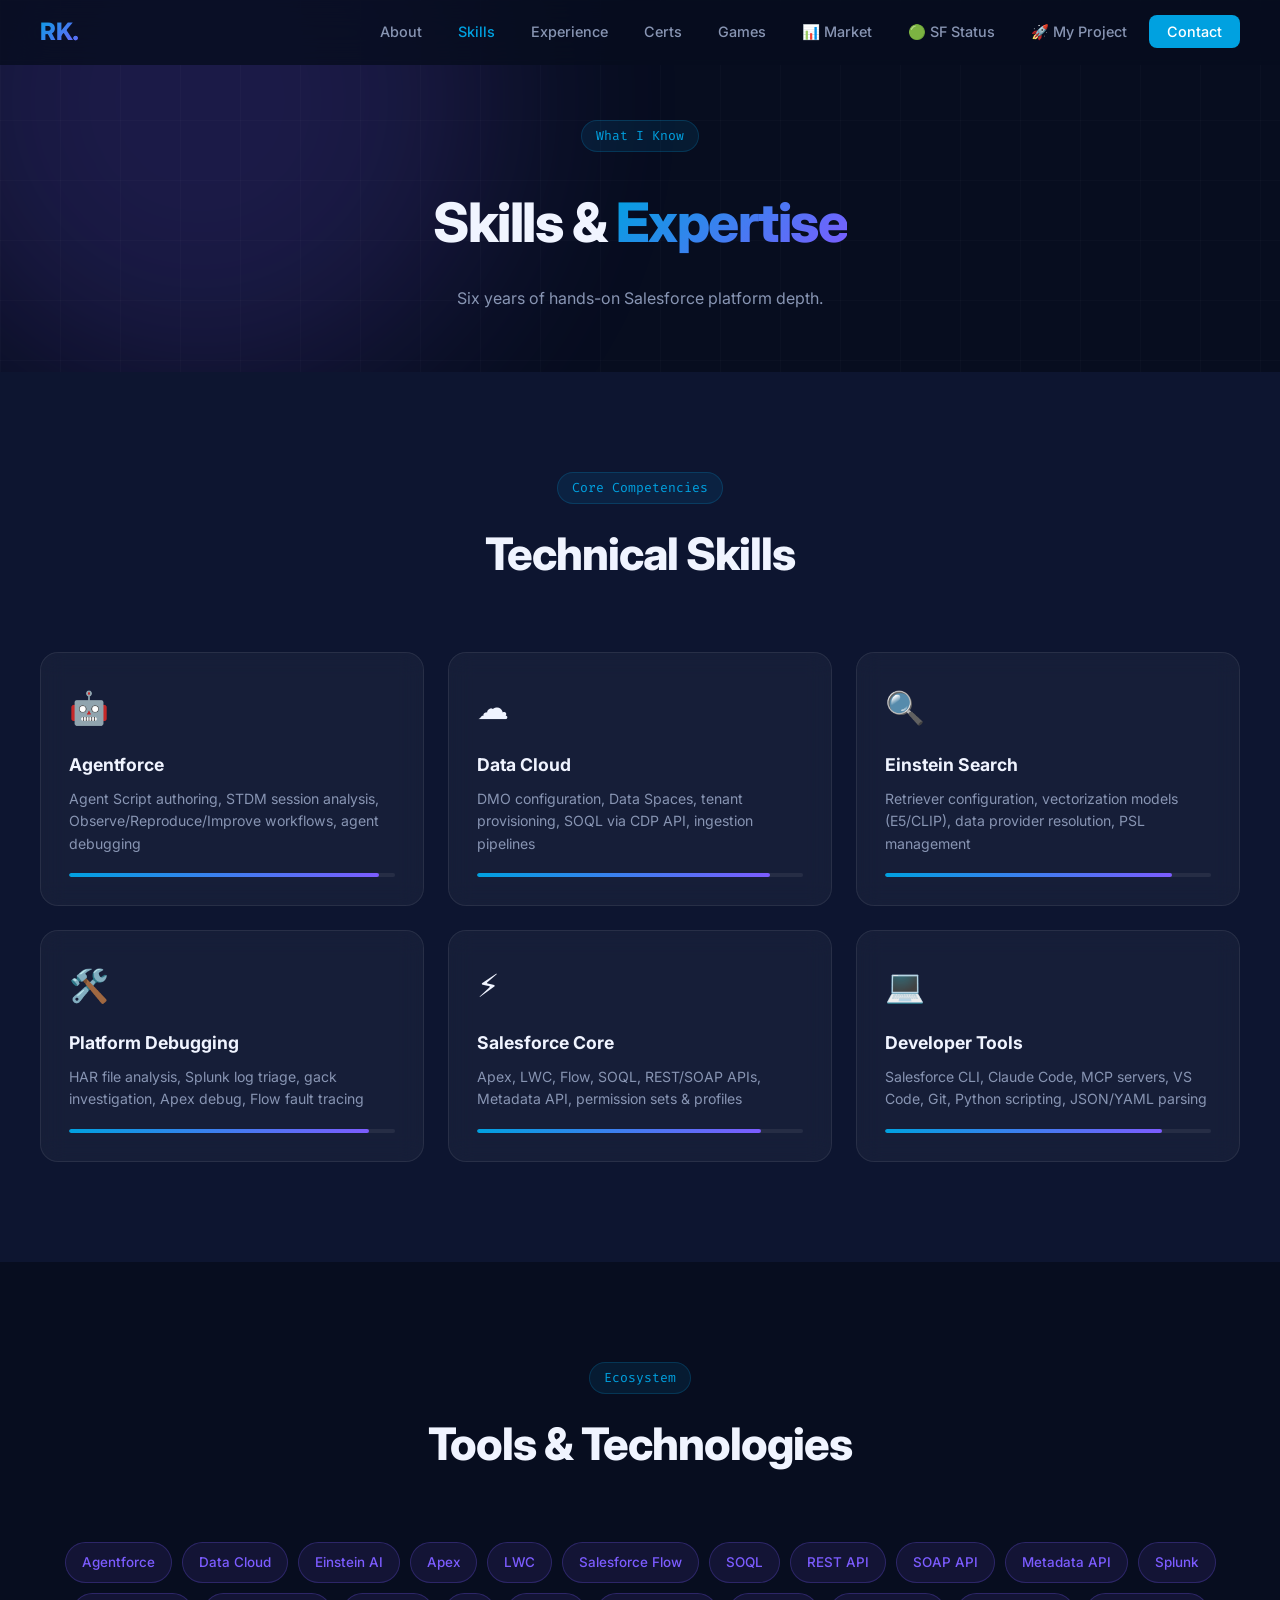
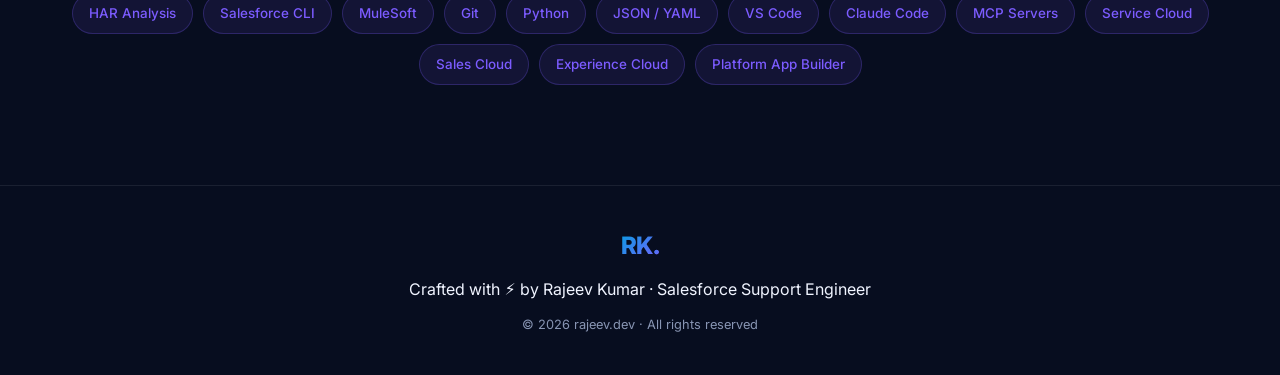
<file: skills.html>
<!DOCTYPE html>
<html lang="en">
<head>
  <meta charset="UTF-8" />
  <meta name="viewport" content="width=device-width, initial-scale=1.0" />
  <title>Skills — Rajeev Kumar</title>
  <link rel="icon" href="favicon.svg" type="image/svg+xml" />
  <link href="https://fonts.googleapis.com/css2?family=Inter:wght@300;400;500;600;700;800&family=Fira+Code:wght@400;500&display=swap" rel="stylesheet" />
  <link rel="stylesheet" href="style.css" />
</head>
<body>

  <nav id="navbar">
    <div class="nav-inner">
      <a class="nav-logo" href="index.html">RK<span class="dot">.</span></a>
      <ul class="nav-links">
        <li><a href="about.html">About</a></li>
        <li><a href="skills.html" class="nav-active">Skills</a></li>
        <li><a href="experience.html">Experience</a></li>
        <li><a href="certifications.html">Certs</a></li>
        <li><a href="games.html">Games</a></li>
        <li><a href="market.html">📊 Market</a></li>
        <li><a href="status.html">🟢 SF Status</a></li>
        <li><a href="projects.html">🚀 My Project</a></li>
        <li><a href="contact.html" class="nav-cta">Contact</a></li>
      </ul>
      <button class="hamburger" id="hamburger" aria-label="Toggle menu">
        <span></span><span></span><span></span>
      </button>
    </div>
  </nav>

  <section class="page-hero">
    <div class="hero-bg">
      <div class="blob blob1"></div>
      <div class="blob blob2"></div>
      <div class="grid-lines"></div>
    </div>
    <div class="page-hero-content">
      <span class="section-tag">What I Know</span>
      <h1 class="page-hero-title">Skills &amp; <span class="gradient-text">Expertise</span></h1>
      <p class="page-hero-sub">Six years of hands-on Salesforce platform depth.</p>
    </div>
  </section>

  <section class="section section-dark">
    <div class="container">
      <div class="section-header">
        <span class="section-tag">Core Competencies</span>
        <h2 class="section-title">Technical Skills</h2>
      </div>
      <div class="skills-grid">
        <div class="skill-card glass-card fade-in" data-delay="0">
          <div class="skill-icon">🤖</div>
          <h3>Agentforce</h3>
          <p>Agent Script authoring, STDM session analysis, Observe/Reproduce/Improve workflows, agent debugging</p>
          <div class="skill-bar"><div class="skill-fill" data-width="95"></div></div>
        </div>
        <div class="skill-card glass-card fade-in" data-delay="100">
          <div class="skill-icon">☁️</div>
          <h3>Data Cloud</h3>
          <p>DMO configuration, Data Spaces, tenant provisioning, SOQL via CDP API, ingestion pipelines</p>
          <div class="skill-bar"><div class="skill-fill" data-width="90"></div></div>
        </div>
        <div class="skill-card glass-card fade-in" data-delay="200">
          <div class="skill-icon">🔍</div>
          <h3>Einstein Search</h3>
          <p>Retriever configuration, vectorization models (E5/CLIP), data provider resolution, PSL management</p>
          <div class="skill-bar"><div class="skill-fill" data-width="88"></div></div>
        </div>
        <div class="skill-card glass-card fade-in" data-delay="300">
          <div class="skill-icon">🛠️</div>
          <h3>Platform Debugging</h3>
          <p>HAR file analysis, Splunk log triage, gack investigation, Apex debug, Flow fault tracing</p>
          <div class="skill-bar"><div class="skill-fill" data-width="92"></div></div>
        </div>
        <div class="skill-card glass-card fade-in" data-delay="400">
          <div class="skill-icon">⚡</div>
          <h3>Salesforce Core</h3>
          <p>Apex, LWC, Flow, SOQL, REST/SOAP APIs, Metadata API, permission sets &amp; profiles</p>
          <div class="skill-bar"><div class="skill-fill" data-width="87"></div></div>
        </div>
        <div class="skill-card glass-card fade-in" data-delay="500">
          <div class="skill-icon">💻</div>
          <h3>Developer Tools</h3>
          <p>Salesforce CLI, Claude Code, MCP servers, VS Code, Git, Python scripting, JSON/YAML parsing</p>
          <div class="skill-bar"><div class="skill-fill" data-width="85"></div></div>
        </div>
      </div>
    </div>
  </section>

  <!-- Tool Ecosystem -->
  <section class="section">
    <div class="container">
      <div class="section-header">
        <span class="section-tag">Ecosystem</span>
        <h2 class="section-title">Tools &amp; Technologies</h2>
      </div>
      <div class="tools-cloud">
        <span class="tool-pill">Agentforce</span>
        <span class="tool-pill">Data Cloud</span>
        <span class="tool-pill">Einstein AI</span>
        <span class="tool-pill">Apex</span>
        <span class="tool-pill">LWC</span>
        <span class="tool-pill">Salesforce Flow</span>
        <span class="tool-pill">SOQL</span>
        <span class="tool-pill">REST API</span>
        <span class="tool-pill">SOAP API</span>
        <span class="tool-pill">Metadata API</span>
        <span class="tool-pill">Splunk</span>
        <span class="tool-pill">HAR Analysis</span>
        <span class="tool-pill">Salesforce CLI</span>
        <span class="tool-pill">MuleSoft</span>
        <span class="tool-pill">Git</span>
        <span class="tool-pill">Python</span>
        <span class="tool-pill">JSON / YAML</span>
        <span class="tool-pill">VS Code</span>
        <span class="tool-pill">Claude Code</span>
        <span class="tool-pill">MCP Servers</span>
        <span class="tool-pill">Service Cloud</span>
        <span class="tool-pill">Sales Cloud</span>
        <span class="tool-pill">Experience Cloud</span>
        <span class="tool-pill">Platform App Builder</span>
      </div>
    </div>
  </section>

  <footer>
    <div class="footer-inner">
      <span class="nav-logo">RK<span class="dot">.</span></span>
      <p>Crafted with ⚡ by Rajeev Kumar · Salesforce Support Engineer</p>
      <p class="footer-sub">© 2026 rajeev.dev · All rights reserved</p>
    </div>
  </footer>

  <script src="app.js"></script>
</body>
</html>
</file>
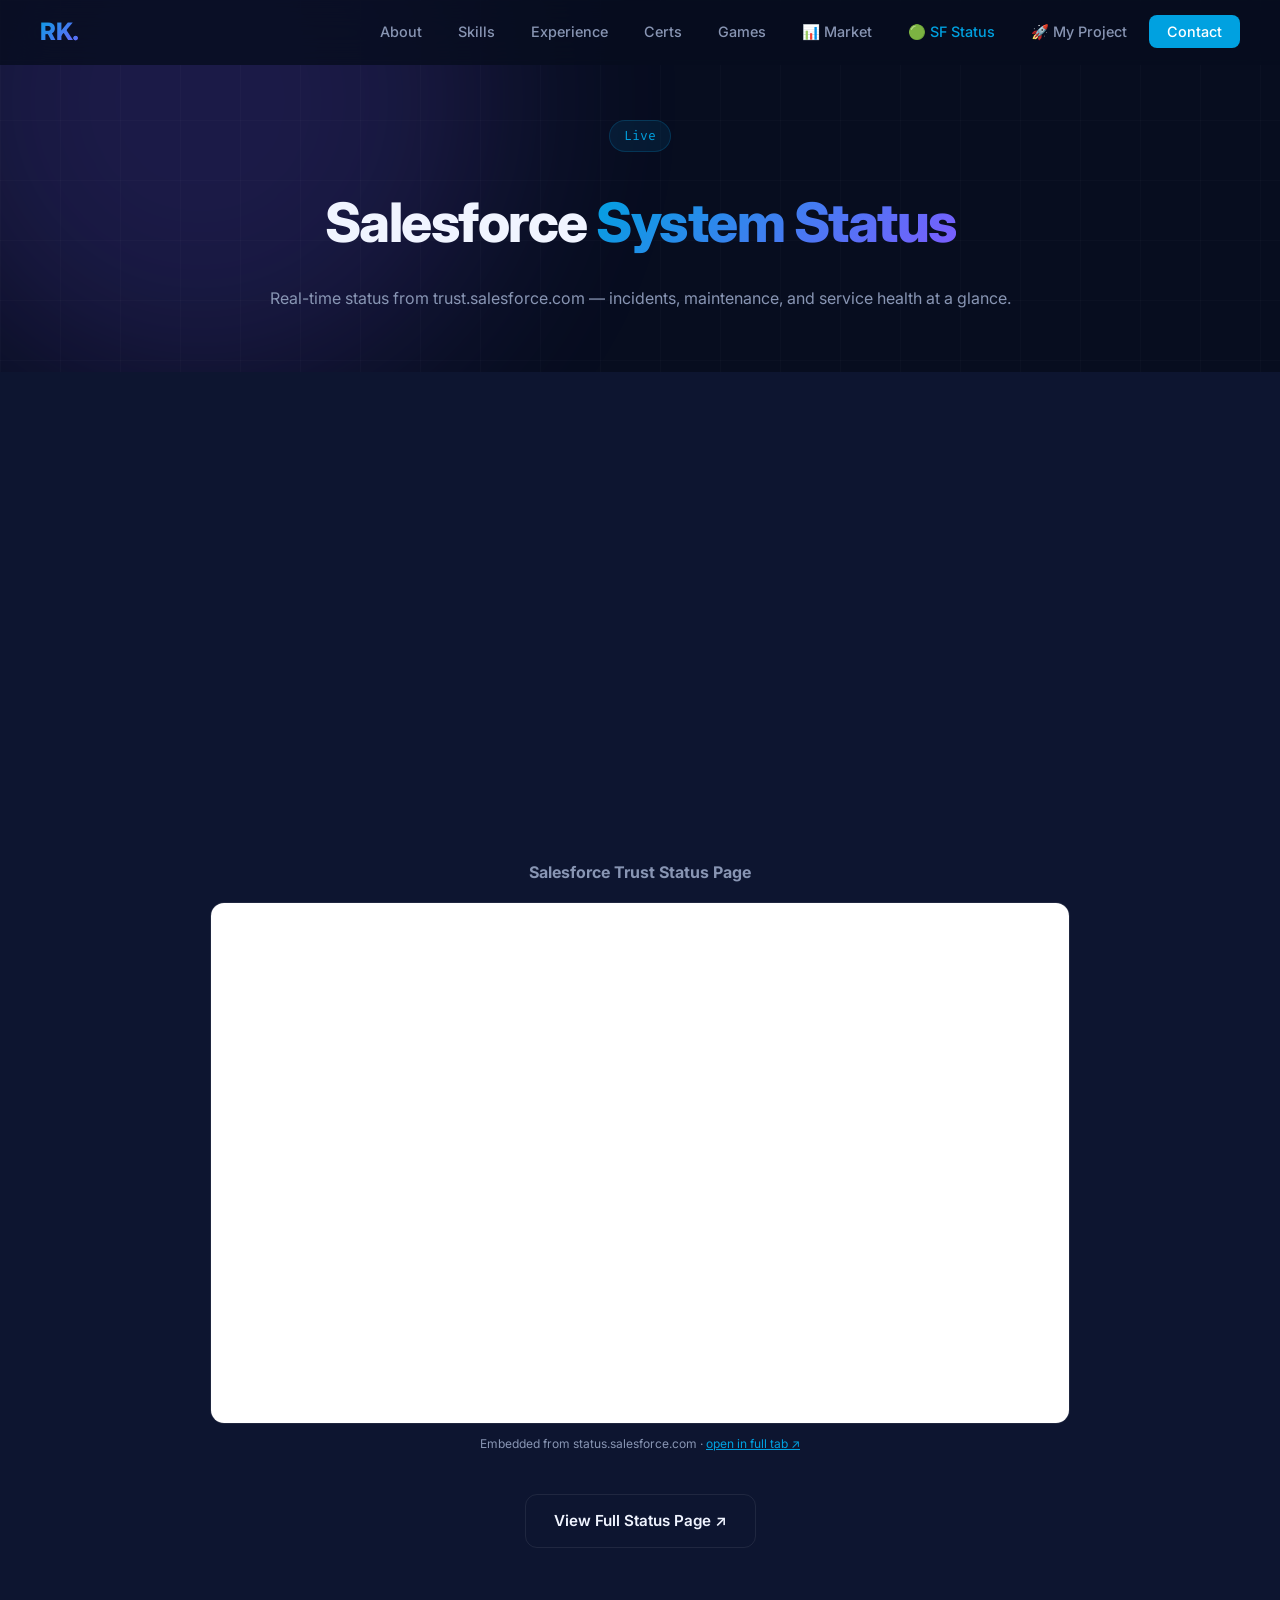
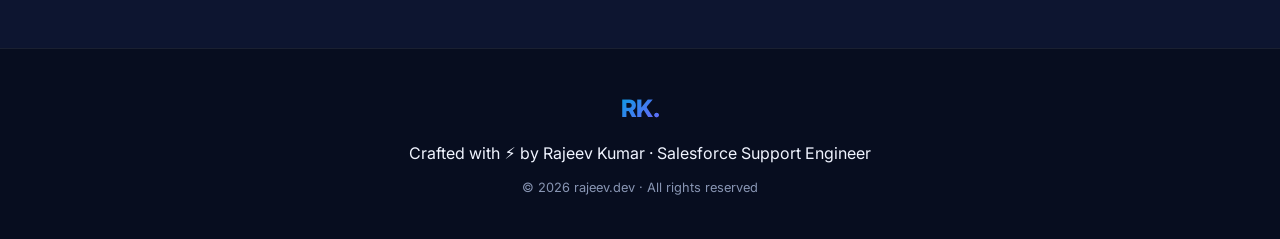
<file: status.html>
<!DOCTYPE html>
<html lang="en">
<head>
  <meta charset="UTF-8" />
  <meta name="viewport" content="width=device-width, initial-scale=1.0" />
  <title>SF Status — Rajeev Kumar</title>
  <link rel="icon" href="favicon.svg" type="image/svg+xml" />
  <link href="https://fonts.googleapis.com/css2?family=Inter:wght@300;400;500;600;700;800&family=Fira+Code:wght@400;500&display=swap" rel="stylesheet" />
  <link rel="stylesheet" href="style.css" />
</head>
<body>

  <nav id="navbar">
    <div class="nav-inner">
      <a class="nav-logo" href="index.html">RK<span class="dot">.</span></a>
      <ul class="nav-links">
        <li><a href="about.html">About</a></li>
        <li><a href="skills.html">Skills</a></li>
        <li><a href="experience.html">Experience</a></li>
        <li><a href="certifications.html">Certs</a></li>
        <li><a href="games.html">Games</a></li>
        <li><a href="market.html">📊 Market</a></li>
        <li><a href="status.html" class="nav-active">🟢 SF Status</a></li>
        <li><a href="projects.html">🚀 My Project</a></li>
        <li><a href="contact.html" class="nav-cta">Contact</a></li>
      </ul>
      <button class="hamburger" id="hamburger" aria-label="Toggle menu">
        <span></span><span></span><span></span>
      </button>
    </div>
  </nav>

  <section class="page-hero">
    <div class="hero-bg">
      <div class="blob blob1"></div>
      <div class="blob blob2"></div>
      <div class="grid-lines"></div>
    </div>
    <div class="page-hero-content">
      <span class="section-tag">Live</span>
      <h1 class="page-hero-title">Salesforce <span class="gradient-text">System Status</span></h1>
      <p class="page-hero-sub">Real-time status from trust.salesforce.com — incidents, maintenance, and service health at a glance.</p>
    </div>
  </section>

  <section class="section section-dark">
    <div class="container sf-status-page">

      <div id="sf-status-root">
        <div class="sf-loading">
          <div class="sf-loading-spinner"></div>
          Fetching live status from trust.salesforce.com…
        </div>
      </div>

      <div style="text-align:center;margin-top:40px">
        <a href="https://status.salesforce.com" target="_blank" rel="noopener" class="btn btn-outline">
          View Full Status Page ↗
        </a>
      </div>

    </div>
  </section>

  <footer>
    <div class="footer-inner">
      <span class="nav-logo">RK<span class="dot">.</span></span>
      <p>Crafted with ⚡ by Rajeev Kumar · Salesforce Support Engineer</p>
      <p class="footer-sub">© 2026 rajeev.dev · All rights reserved</p>
    </div>
  </footer>

  <script src="app.js"></script>
  <script>
  (function() {
    const root = document.getElementById('sf-status-root');

    const INCIDENTS_URL  = 'https://api.status.salesforce.com/v1/incidents/active';
    const MAINT_URL      = 'https://api.status.salesforce.com/v1/maintenances/active';
    const INSTANCES_URL  = 'https://api.status.salesforce.com/v1/instances/status/preview?products=salesforce';

    /* Try direct first, then two proxy fallbacks */
    function fetchWithFallback(url) {
      const timeout = ms => new Promise((_, rej) => setTimeout(() => rej(new Error('timeout')), ms));

      function tryDirect() {
        return Promise.race([
          fetch(url, { mode: 'cors' }).then(r => { if (!r.ok) throw new Error(r.status); return r.json(); }),
          timeout(5000)
        ]);
      }
      function tryProxy(proxyFn, parseFn) {
        return Promise.race([
          fetch(proxyFn(url)).then(r => { if (!r.ok) throw new Error(r.status); return r.json(); }).then(parseFn),
          timeout(7000)
        ]);
      }

      return tryDirect()
        .catch(() => tryProxy(
          u => 'https://corsproxy.io/?' + encodeURIComponent(u),
          d => d   /* corsproxy returns raw JSON */
        ))
        .catch(() => tryProxy(
          u => 'https://api.allorigins.win/get?url=' + encodeURIComponent(u),
          d => JSON.parse(d.contents)
        ));
    }

    const PRODUCTS = [
      { label: 'Core CRM',          icon: '🏢' },
      { label: 'Service Cloud',      icon: '🎧' },
      { label: 'Sales Cloud',        icon: '📈' },
      { label: 'Marketing Cloud',    icon: '📣' },
      { label: 'Experience Cloud',   icon: '🌐' },
      { label: 'Data Cloud',         icon: '☁️' },
      { label: 'Agentforce',         icon: '🤖' },
      { label: 'Commerce Cloud',     icon: '🛒' },
    ];

    function cls(s) {
      if (!s) return 'ok';
      const l = s.toLowerCase();
      if (l.includes('unavailable') || l.includes('major') || l.includes('outage')) return 'bad';
      if (l.includes('degraded') || l.includes('performance') || l.includes('partial')) return 'warn';
      return 'ok';
    }

    function relTime(d) {
      if (!d) return '';
      const m = Math.floor((Date.now() - new Date(d)) / 60000);
      if (m < 2) return 'just now';
      if (m < 60) return m + 'm ago';
      const h = Math.floor(m / 60);
      if (h < 24) return h + 'h ago';
      return Math.floor(h / 24) + 'd ago';
    }

    function esc(s) {
      return String(s || '').replace(/&/g,'&amp;').replace(/</g,'&lt;').replace(/>/g,'&gt;');
    }

    function render(instances, incidents, maintenances) {
      const now = new Date().toLocaleTimeString('en-IN', { hour: '2-digit', minute: '2-digit', second: '2-digit' });
      const inc = incidents || [], mnt = maintenances || [];
      const all = [...inc, ...mnt];

      const oc  = inc.length ? 'bad' : mnt.length ? 'warn' : 'ok';
      const olabel = inc.length ? 'Active Incidents Detected' : mnt.length ? 'Scheduled Maintenance' : 'All Systems Operational';
      const odesc  = inc.length
        ? inc.length + ' active incident' + (inc.length > 1 ? 's' : '') + ' — check details below'
        : mnt.length
          ? mnt.length + ' maintenance window' + (mnt.length > 1 ? 's' : '') + ' in progress or upcoming'
          : 'No active incidents or outages across all Salesforce services';

      /* build product cards — try to match against instance data */
      const cards = PRODUCTS.map(p => {
        const match = (instances || []).find(i => {
          const prods = (i.Products || []).map(x => x.toLowerCase()).join(' ');
          const key = (i.key || '').toLowerCase();
          const lbl = p.label.toLowerCase();
          return prods.includes(lbl.split(' ')[0]) || key.includes(lbl.split(' ')[0]);
        });
        const status = match ? (match.status || 'Available') : 'Available';
        const sc = match ? cls(status) : 'ok';
        return `
          <div class="sf-comp-card glass-card">
            <span style="font-size:1.4rem">${p.icon}</span>
            <div>
              <div class="sf-comp-name">${p.label}</div>
              <div class="sf-comp-dot-row"><span class="sf-comp-dot ${sc}"></span><span class="sf-comp-status">${esc(status)}</span></div>
            </div>
          </div>`;
      }).join('');

      /* incidents */
      let incHTML = '';
      if (!all.length) {
        incHTML = `<div class="sf-no-incidents"><span class="sf-ok-icon">✅</span>No active incidents or scheduled maintenance right now. Everything looks good!</div>`;
      } else {
        incHTML += inc.map(i => `
          <div class="sf-incident-card incident glass-card">
            <div class="sf-incident-name">${esc(i.IncidentImpact || i.summary || 'Active Incident')}</div>
            <div class="sf-incident-meta">${esc(i.IncidentNumber || '')}${i.IncidentNumber ? ' · ' : ''}Started ${relTime(i.createdAt || i.startTime)}</div>
            <div class="sf-incident-body">${esc((i.statusHistory && i.statusHistory[0] && i.statusHistory[0].message) || i.message || '')}</div>
          </div>`).join('');
        incHTML += mnt.map(m => `
          <div class="sf-incident-card maintenance glass-card">
            <div class="sf-incident-name">${esc(m.name || m.summary || 'Scheduled Maintenance')}</div>
            <div class="sf-incident-meta">${esc(m.MaintenanceNumber || '')}${m.MaintenanceNumber ? ' · ' : ''}${relTime(m.plannedStartTime || m.startTime)}</div>
            <div class="sf-incident-body">${esc(m.message || m.description || '')}</div>
          </div>`).join('');
      }

      root.innerHTML = `
        <div class="sf-overall fade-in">
          <div class="sf-overall-dot ${oc}"></div>
          <div class="sf-overall-text">
            <h3>${olabel}</h3>
            <p>${odesc}</p>
          </div>
          <span class="sf-overall-updated">Updated ${now}</span>
        </div>

        <div class="sf-header-row">
          <h3>Service Health</h3>
          <button class="sf-refresh-btn" id="sf-refresh-btn">↻ Refresh</button>
        </div>
        <div class="sf-components-grid">${cards}</div>

        <div class="sf-incidents-section">
          <h3>Incidents &amp; Maintenance</h3>
          ${incHTML}
        </div>`;

      document.getElementById('sf-refresh-btn').addEventListener('click', load);
    }

    function renderFallback() {
      const isFile = window.location.protocol === 'file:';
      const reason = isFile
        ? 'You\'re opening this file directly (<code>file://</code>). Browsers block external API calls from local files — deploy the site to Vercel to get live data.'
        : 'The Salesforce Status API could not be reached. Check your connection or try again.';

      root.innerHTML = `
        <div class="sf-offline-box glass-card fade-in" style="max-width:600px">
          <div style="font-size:2rem;margin-bottom:12px">📡</div>
          <h3 style="font-size:1.05rem;font-weight:700;margin-bottom:10px">Live API unavailable</h3>
          <p style="font-size:0.84rem;color:var(--muted);margin-bottom:22px;line-height:1.7">${reason}</p>
          <a href="https://status.salesforce.com" target="_blank" rel="noopener"
             style="display:inline-flex;align-items:center;gap:8px;padding:11px 22px;background:linear-gradient(135deg,#00a1e0,#7c5cff);border-radius:10px;color:#fff;font-weight:700;font-size:0.88rem;text-decoration:none;margin-bottom:${isFile ? '0' : '16px'}">
            🌐 Open trust.salesforce.com ↗
          </a>
          ${isFile ? '' : '<br><button class="sf-refresh-btn" id="sf-refresh-btn" style="margin:0 auto">↻ Try again</button>'}
        </div>

        <div class="sf-embed-section" style="margin-top:36px">
          <h3 style="font-size:1rem;font-weight:700;margin-bottom:16px;text-align:center;color:var(--muted)">Salesforce Trust Status Page</h3>
          <div style="border-radius:14px;overflow:hidden;border:1px solid var(--card-border)">
            <iframe
              src="https://status.salesforce.com"
              width="100%"
              height="520"
              style="display:block;border:none;background:#fff"
              title="Salesforce System Status"
              loading="lazy">
            </iframe>
          </div>
          <p style="font-size:0.75rem;color:var(--muted);text-align:center;margin-top:10px">Embedded from status.salesforce.com · <a href="https://status.salesforce.com" target="_blank" rel="noopener" style="color:var(--accent)">open in full tab ↗</a></p>
        </div>`;

      const retryBtn = document.getElementById('sf-refresh-btn');
      if (retryBtn) retryBtn.addEventListener('click', load);
    }

    function load() {
      /* On file:// the browser blocks all outbound fetch — skip straight to fallback */
      if (window.location.protocol === 'file:') {
        renderFallback();
        return;
      }

      root.innerHTML = `<div class="sf-loading"><div class="sf-loading-spinner"></div>Fetching from trust.salesforce.com…</div>`;

      const hard = ms => new Promise((_, rej) => setTimeout(() => rej(new Error('hard-timeout')), ms));

      Promise.race([
        Promise.all([
          fetchWithFallback(INSTANCES_URL).catch(() => null),
          fetchWithFallback(INCIDENTS_URL).catch(() => []),
          fetchWithFallback(MAINT_URL).catch(() => [])
        ]),
        hard(12000)
      ]).then(([inst, inc, mnt]) => {
        if (!inst && !inc.length && !mnt.length) { renderFallback(); return; }
        render(inst, inc, mnt);
      }).catch(renderFallback);
    }

    load();
    setInterval(load, 90000);
  })();
  </script>

</body>
</html>
</file>
<file: style.css>
/* ===== RESET & BASE ===== */
*, *::before, *::after { box-sizing: border-box; margin: 0; padding: 0; }

:root {
  --bg: #070d1f;
  --bg2: #0d1530;
  --card: rgba(255,255,255,0.04);
  --card-border: rgba(255,255,255,0.08);
  --accent: #00a1e0;
  --accent2: #7c5cff;
  --accent3: #00e5b0;
  --text: #f0f4ff;
  --muted: #8895b3;
  --white: #ffffff;
  --font: 'Inter', system-ui, sans-serif;
  --code: 'Fira Code', monospace;
  --radius: 18px;
  --shadow: 0 20px 60px rgba(0,0,0,0.4);
  --transition: all 0.3s cubic-bezier(0.4, 0, 0.2, 1);
}

html { scroll-behavior: smooth; }

body {
  font-family: var(--font);
  background: var(--bg);
  color: var(--text);
  overflow-x: hidden;
  line-height: 1.7;
}

/* ===== SCROLLBAR ===== */
::-webkit-scrollbar { width: 6px; }
::-webkit-scrollbar-track { background: var(--bg); }
::-webkit-scrollbar-thumb { background: var(--accent2); border-radius: 3px; }

/* ===== GLASS CARD ===== */
.glass-card {
  background: var(--card);
  border: 1px solid var(--card-border);
  border-radius: var(--radius);
  backdrop-filter: blur(12px);
  transition: var(--transition);
}
.glass-card:hover {
  border-color: rgba(0,161,224,0.25);
  transform: translateY(-4px);
  box-shadow: 0 24px 60px rgba(0,0,0,0.35);
}

/* ===== NAVBAR ===== */
#navbar {
  position: fixed;
  top: 0; left: 0; right: 0;
  z-index: 100;
  padding: 0 24px;
  background: rgba(7,13,31,0.8);
  backdrop-filter: blur(20px);
  border-bottom: 1px solid transparent;
  transition: var(--transition);
}
#navbar.scrolled { border-bottom-color: var(--card-border); }
.nav-inner {
  max-width: 1200px;
  margin: auto;
  display: flex;
  align-items: center;
  justify-content: space-between;
  height: 64px;
}
.nav-logo {
  font-size: 1.5rem;
  font-weight: 800;
  background: linear-gradient(135deg, #00a1e0 0%, #7c5cff 100%);
  -webkit-background-clip: text;
  -webkit-text-fill-color: transparent;
  background-clip: text;
  text-decoration: none;
  letter-spacing: -0.5px;
}
.nav-logo .dot {
  background: linear-gradient(135deg, #00a1e0 0%, #7c5cff 100%);
  -webkit-background-clip: text;
  -webkit-text-fill-color: transparent;
  background-clip: text;
}
.nav-links {
  display: flex;
  list-style: none;
  gap: 8px;
  align-items: center;
}
.nav-links a {
  color: var(--muted);
  text-decoration: none;
  font-size: 0.9rem;
  font-weight: 500;
  padding: 8px 14px;
  border-radius: 8px;
  transition: var(--transition);
}
.nav-links a:hover { color: var(--white); background: rgba(255,255,255,0.06); }
.nav-links a.nav-cta {
  background: var(--accent);
  color: var(--white);
  padding: 8px 18px;
}
.nav-links a.nav-cta:hover { background: #008ccc; transform: none; }
.hamburger {
  display: none;
  flex-direction: column;
  gap: 5px;
  background: none;
  border: none;
  cursor: pointer;
  padding: 4px;
}
.hamburger span {
  display: block;
  width: 24px; height: 2px;
  background: var(--text);
  border-radius: 2px;
  transition: var(--transition);
}

/* ===== HERO ===== */
#hero {
  min-height: 100vh;
  display: flex;
  align-items: center;
  padding: 100px 24px 60px;
  position: relative;
  overflow: hidden;
  max-width: 1200px;
  margin: auto;
}
.hero-bg {
  position: fixed;
  inset: 0;
  z-index: -1;
  pointer-events: none;
}
.blob {
  position: absolute;
  border-radius: 50%;
  filter: blur(100px);
  opacity: 0.18;
}
.blob1 {
  width: 600px; height: 600px;
  background: var(--accent2);
  top: -200px; left: -100px;
  animation: blobFloat 8s ease-in-out infinite;
}
.blob2 {
  width: 500px; height: 500px;
  background: var(--accent);
  bottom: -150px; right: -100px;
  animation: blobFloat 10s ease-in-out infinite reverse;
}
@keyframes blobFloat {
  0%, 100% { transform: translate(0,0) scale(1); }
  50% { transform: translate(30px, -30px) scale(1.05); }
}
.grid-lines {
  position: absolute;
  inset: 0;
  background-image:
    linear-gradient(rgba(255,255,255,0.02) 1px, transparent 1px),
    linear-gradient(90deg, rgba(255,255,255,0.02) 1px, transparent 1px);
  background-size: 60px 60px;
}
.hero-content { flex: 1; max-width: 620px; z-index: 1; }
.hero-badge {
  display: inline-flex;
  align-items: center;
  gap: 8px;
  background: rgba(0,229,176,0.1);
  border: 1px solid rgba(0,229,176,0.25);
  color: var(--accent3);
  padding: 6px 14px;
  border-radius: 999px;
  font-size: 0.82rem;
  font-weight: 500;
  margin-bottom: 24px;
}
.pulse-dot {
  width: 8px; height: 8px;
  background: var(--accent3);
  border-radius: 50%;
  animation: pulse 2s infinite;
}
@keyframes pulse {
  0%, 100% { opacity: 1; transform: scale(1); }
  50% { opacity: 0.5; transform: scale(0.8); }
}
.hero-title {
  font-size: clamp(2.4rem, 6vw, 4.2rem);
  font-weight: 800;
  line-height: 1.1;
  letter-spacing: -1.5px;
  margin-bottom: 16px;
}
.gradient-text {
  background: linear-gradient(135deg, var(--accent), var(--accent2));
  -webkit-background-clip: text;
  -webkit-text-fill-color: transparent;
  background-clip: text;
}
.typewriter-wrap {
  font-family: var(--code);
  font-size: clamp(1rem, 2.5vw, 1.3rem);
  color: var(--accent3);
  margin-bottom: 20px;
  min-height: 2rem;
}
.cursor {
  animation: blink 1s infinite;
  color: var(--accent3);
}
@keyframes blink { 0%,100% { opacity: 1; } 50% { opacity: 0; } }
.hero-desc {
  color: var(--muted);
  font-size: 1.05rem;
  margin-bottom: 32px;
  max-width: 520px;
}
.hero-actions { display: flex; gap: 14px; flex-wrap: wrap; margin-bottom: 48px; }
.btn {
  display: inline-flex;
  align-items: center;
  gap: 8px;
  padding: 13px 28px;
  border-radius: 12px;
  font-size: 0.95rem;
  font-weight: 600;
  text-decoration: none;
  transition: var(--transition);
  cursor: pointer;
  border: none;
  font-family: var(--font);
}
.btn-primary {
  background: linear-gradient(135deg, var(--accent), var(--accent2));
  color: var(--white);
}
.btn-primary:hover { transform: translateY(-2px); box-shadow: 0 10px 30px rgba(0,161,224,0.35); }
.btn-outline {
  background: transparent;
  border: 1.5px solid var(--card-border);
  color: var(--text);
}
.btn-outline:hover { border-color: var(--accent); color: var(--accent); background: rgba(0,161,224,0.06); }
.hero-stats { display: flex; align-items: center; gap: 24px; flex-wrap: wrap; }
.stat { display: flex; flex-direction: column; }
.stat-num {
  font-size: 1.8rem;
  font-weight: 800;
  background: linear-gradient(135deg, var(--accent), var(--accent2));
  -webkit-background-clip: text;
  -webkit-text-fill-color: transparent;
  background-clip: text;
}
.stat-label { font-size: 0.78rem; color: var(--muted); font-weight: 500; }
.stat-divider { width: 1px; height: 36px; background: var(--card-border); }
.hero-visual {
  flex: 0 0 360px;
  display: flex;
  align-items: center;
  justify-content: center;
  z-index: 1;
}
.avatar-ring {
  position: relative;
  width: 280px; height: 280px;
  display: flex;
  align-items: center;
  justify-content: center;
}
.avatar-inner {
  width: 130px; height: 130px;
  background: linear-gradient(135deg, var(--accent), var(--accent2));
  border-radius: 50%;
  display: flex;
  align-items: center;
  justify-content: center;
  font-size: 3.5rem;
  z-index: 2;
  box-shadow: 0 0 60px rgba(0,161,224,0.4);
}
.orbit-ring {
  position: absolute;
  inset: 0;
  animation: spin 20s linear infinite;
}
@keyframes spin { to { transform: rotate(360deg); } }
.orbit-icon {
  position: absolute;
  font-size: 1.6rem;
  background: var(--bg2);
  border: 1px solid var(--card-border);
  border-radius: 50%;
  width: 48px; height: 48px;
  display: flex;
  align-items: center;
  justify-content: center;
  animation: counterSpin 20s linear infinite;
}
@keyframes counterSpin { to { transform: rotate(-360deg); } }
.oi1 { top: 0; left: 50%; transform: translateX(-50%); }
.oi2 { right: 0; top: 50%; transform: translateY(-50%); }
.oi3 { bottom: 0; left: 50%; transform: translateX(-50%); }
.oi4 { left: 0; top: 50%; transform: translateY(-50%); }
.scroll-hint {
  position: absolute;
  bottom: 30px;
  left: 50%;
  transform: translateX(-50%);
  display: flex;
  flex-direction: column;
  align-items: center;
  gap: 6px;
  color: var(--muted);
  font-size: 0.75rem;
  text-decoration: none;
  animation: bounce 2s infinite;
}
.scroll-hint svg { width: 20px; height: 20px; }
@keyframes bounce {
  0%, 100% { transform: translateX(-50%) translateY(0); }
  50% { transform: translateX(-50%) translateY(6px); }
}

/* ===== SECTIONS ===== */
.section { padding: 100px 24px; }
.section-dark { background: var(--bg2); }
.container { max-width: 1200px; margin: auto; }
.section-header { text-align: center; margin-bottom: 60px; }
.section-tag {
  display: inline-block;
  font-family: var(--code);
  font-size: 0.82rem;
  color: var(--accent);
  background: rgba(0,161,224,0.1);
  border: 1px solid rgba(0,161,224,0.2);
  padding: 4px 14px;
  border-radius: 999px;
  margin-bottom: 12px;
}
.section-title {
  font-size: clamp(1.8rem, 4vw, 2.8rem);
  font-weight: 800;
  letter-spacing: -1px;
}
.section-sub { color: var(--muted); margin-top: 12px; font-size: 1rem; }

/* ===== ABOUT ===== */
.about-grid { display: grid; grid-template-columns: 320px 1fr; gap: 40px; align-items: start; }
.about-card { padding: 36px; text-align: center; }
.about-avatar {
  width: 90px; height: 90px;
  background: linear-gradient(135deg, var(--accent), var(--accent2));
  border-radius: 50%;
  margin: 0 auto 20px;
  display: flex;
  align-items: center;
  justify-content: center;
}
.about-avatar-inner { font-size: 1.4rem; font-weight: 800; color: white; }
.about-card h3 { font-size: 1.3rem; font-weight: 700; margin-bottom: 4px; }
.about-role { color: var(--muted); font-size: 0.88rem; margin-bottom: 20px; }
.about-tags { display: flex; flex-wrap: wrap; gap: 8px; justify-content: center; }
.tag-chip {
  background: rgba(124,92,255,0.12);
  border: 1px solid rgba(124,92,255,0.25);
  color: var(--accent2);
  font-size: 0.78rem;
  padding: 4px 12px;
  border-radius: 999px;
  font-weight: 500;
}
.about-text { padding: 8px 0; }
.about-text p { color: var(--muted); margin-bottom: 18px; font-size: 1rem; }
.about-text strong { color: var(--text); }
.about-links { display: flex; gap: 14px; flex-wrap: wrap; }
.about-link {
  display: inline-flex;
  align-items: center;
  gap: 8px;
  color: var(--accent);
  text-decoration: none;
  font-size: 0.9rem;
  font-weight: 500;
  border: 1px solid rgba(0,161,224,0.25);
  padding: 8px 16px;
  border-radius: 10px;
  transition: var(--transition);
}
.about-link:hover { background: rgba(0,161,224,0.1); }
.about-link svg { width: 16px; height: 16px; }

/* ===== SKILLS ===== */
.skills-grid {
  display: grid;
  grid-template-columns: repeat(auto-fit, minmax(300px, 1fr));
  gap: 24px;
}
.skill-card { padding: 28px; }
.skill-icon { font-size: 2rem; margin-bottom: 14px; }
.skill-card h3 { font-size: 1.1rem; font-weight: 700; margin-bottom: 8px; }
.skill-card p { color: var(--muted); font-size: 0.88rem; margin-bottom: 18px; line-height: 1.6; }
.skill-bar { height: 4px; background: rgba(255,255,255,0.07); border-radius: 2px; overflow: hidden; }
.skill-fill { height: 100%; background: linear-gradient(90deg, var(--accent), var(--accent2)); border-radius: 2px; width: 0; transition: width 1.2s cubic-bezier(0.4,0,0.2,1); }

/* ===== TIMELINE ===== */
.timeline { position: relative; padding-left: 40px; }
.timeline::before {
  content: '';
  position: absolute;
  left: 8px; top: 0; bottom: 0;
  width: 2px;
  background: linear-gradient(to bottom, var(--accent), var(--accent2));
  opacity: 0.3;
}
.timeline-item { position: relative; margin-bottom: 36px; }
.timeline-dot {
  position: absolute;
  left: -36px; top: 28px;
  width: 14px; height: 14px;
  background: linear-gradient(135deg, var(--accent), var(--accent2));
  border-radius: 50%;
  border: 3px solid var(--bg);
}
.timeline-card { padding: 28px; }
.timeline-header { display: flex; justify-content: space-between; align-items: flex-start; margin-bottom: 16px; gap: 16px; flex-wrap: wrap; }
.timeline-card h3 { font-size: 1.1rem; font-weight: 700; }
.timeline-company { color: var(--accent); font-size: 0.85rem; margin-top: 4px; }
.timeline-date {
  font-family: var(--code);
  font-size: 0.78rem;
  color: var(--muted);
  background: rgba(255,255,255,0.05);
  padding: 4px 12px;
  border-radius: 999px;
  white-space: nowrap;
}
.timeline-points { list-style: none; margin-bottom: 16px; }
.timeline-points li { color: var(--muted); font-size: 0.9rem; padding: 4px 0 4px 18px; position: relative; }
.timeline-points li::before { content: '→'; position: absolute; left: 0; color: var(--accent); }
.timeline-tags { display: flex; gap: 8px; flex-wrap: wrap; }
.timeline-tags span {
  font-size: 0.75rem;
  background: rgba(0,161,224,0.1);
  color: var(--accent);
  padding: 3px 10px;
  border-radius: 6px;
}

/* ===== CERTS ===== */
.certs-grid { display: grid; grid-template-columns: repeat(auto-fit, minmax(280px, 1fr)); gap: 20px; }
.cert-card {
  padding: 22px 24px;
  display: flex;
  align-items: center;
  gap: 18px;
}
.cert-badge { font-size: 2rem; flex-shrink: 0; }
.cert-info h4 { font-size: 0.95rem; font-weight: 600; margin-bottom: 4px; }
.cert-issuer { font-size: 0.78rem; color: var(--accent); font-family: var(--code); }

/* ===== CERT VIEW TOGGLE ===== */
.cert-view-toggle {
  display: flex;
  justify-content: center;
  gap: 10px;
}
.cert-view-btn {
  background: rgba(255,255,255,0.05);
  border: 1px solid var(--card-border);
  color: var(--muted);
  padding: 9px 22px;
  border-radius: 999px;
  font-size: 0.88rem;
  font-weight: 600;
  cursor: pointer;
  transition: var(--transition);
  font-family: var(--font);
}
.cert-view-btn.active,
.cert-view-btn:hover {
  background: linear-gradient(135deg, rgba(0,161,224,0.18), rgba(124,92,255,0.18));
  border-color: var(--accent);
  color: var(--text);
}

/* ===== CERT TIMELINE ===== */
.cert-timeline-wrap {
  position: relative;
  max-width: 860px;
  margin: 0 auto;
  padding: 12px 0 24px;
}
.ct-line {
  position: absolute;
  left: 50%;
  top: 0; bottom: 0;
  width: 2px;
  background: linear-gradient(to bottom, transparent, rgba(0,161,224,0.35) 8%, rgba(124,92,255,0.35) 92%, transparent);
  transform: translateX(-50%);
}
.ct-item {
  display: flex;
  align-items: flex-start;
  gap: 0;
  position: relative;
  margin-bottom: 36px;
}
.ct-item[data-side="left"] {
  flex-direction: row;
  padding-right: calc(50% + 28px);
}
.ct-item[data-side="right"] {
  flex-direction: row-reverse;
  padding-left: calc(50% + 28px);
}
.ct-dot {
  width: 16px;
  height: 16px;
  border-radius: 50%;
  border: 3px solid var(--bg);
  position: absolute;
  left: 50%;
  top: 22px;
  transform: translateX(-50%);
  z-index: 2;
  box-shadow: 0 0 12px rgba(0,161,224,0.4);
  flex-shrink: 0;
}
.ct-dot-pulse {
  box-shadow: 0 0 0 0 rgba(0,229,176,0.6);
  animation: dotPulse 2s infinite;
}
@keyframes dotPulse {
  0%   { box-shadow: 0 0 0 0 rgba(0,229,176,0.55); }
  70%  { box-shadow: 0 0 0 10px rgba(0,229,176,0); }
  100% { box-shadow: 0 0 0 0 rgba(0,229,176,0); }
}
.ct-card {
  padding: 20px 22px;
  display: flex;
  gap: 14px;
  align-items: flex-start;
  width: 100%;
  position: relative;
  cursor: default;
}
.ct-card-highlight {
  border-color: rgba(0,229,176,0.3) !important;
  background: rgba(0,229,176,0.04) !important;
}
.ct-badge { font-size: 1.8rem; flex-shrink: 0; margin-top: 2px; }
.ct-body { flex: 1; min-width: 0; }
.ct-body h4 { font-size: 0.92rem; font-weight: 700; margin: 6px 0 5px; line-height: 1.4; }
.ct-year { font-size: 0.78rem; font-family: var(--code); color: var(--accent); margin-bottom: 5px; }
.ct-desc { font-size: 0.8rem; color: var(--muted); line-height: 1.55; }
.ct-tag {
  display: inline-block;
  font-size: 0.68rem;
  font-weight: 700;
  text-transform: uppercase;
  letter-spacing: 0.05em;
  padding: 2px 8px;
  border-radius: 4px;
  margin-bottom: 2px;
}
.ct-tag.admin    { background: rgba(255,215,0,0.15);  color: #ffd700; }
.ct-tag.associate{ background: rgba(76,175,80,0.15);  color: #66bb6a; }
.ct-tag.consultant{background: rgba(0,161,224,0.15);  color: #00a1e0; }
.ct-tag.developer{ background: rgba(124,92,255,0.15); color: #9c7cff; }
.ct-tag.architect{ background: rgba(239,83,80,0.15);  color: #ef5350; }
.ct-tag.ai       { background: rgba(0,229,176,0.15);  color: #00e5b0; }
.ct-latest-badge {
  position: absolute;
  top: 12px; right: 14px;
  font-size: 0.65rem;
  font-weight: 700;
  text-transform: uppercase;
  letter-spacing: 0.08em;
  padding: 2px 8px;
  border-radius: 999px;
  background: linear-gradient(135deg, rgba(0,229,176,0.25), rgba(124,92,255,0.25));
  color: #00e5b0;
  border: 1px solid rgba(0,229,176,0.3);
}

/* ===== GAMES ===== */
.game-tabs {
  display: flex;
  gap: 10px;
  margin-bottom: 28px;
  flex-wrap: wrap;
  justify-content: center;
}
.gtab {
  background: rgba(255,255,255,0.05);
  border: 1px solid var(--card-border);
  color: var(--muted);
  padding: 10px 20px;
  border-radius: 999px;
  font-size: 0.88rem;
  font-weight: 500;
  cursor: pointer;
  transition: var(--transition);
  font-family: var(--font);
}
.gtab:hover { color: var(--text); border-color: var(--accent); }
.gtab.active { background: linear-gradient(135deg, var(--accent), var(--accent2)); color: white; border-color: transparent; }
.game-panel { display: none; padding: 36px; max-width: 600px; margin: auto; }
.game-panel.active { display: block; }
.game-panel h3 { font-size: 1.3rem; font-weight: 700; margin-bottom: 4px; }
.game-sub { color: var(--muted); font-size: 0.88rem; margin-bottom: 20px; }

/* RPS */
.rps-board { display: flex; align-items: center; justify-content: center; gap: 40px; margin-bottom: 24px; }
.rps-player { display: flex; flex-direction: column; align-items: center; gap: 8px; }
.rps-avatar {
  width: 80px; height: 80px;
  background: rgba(255,255,255,0.06);
  border: 2px solid var(--card-border);
  border-radius: 20px;
  font-size: 2.5rem;
  display: flex;
  align-items: center;
  justify-content: center;
  transition: var(--transition);
}
.rps-score { font-size: 1.8rem; font-weight: 800; color: var(--accent); }
.rps-vs { font-size: 1.1rem; font-weight: 700; color: var(--muted); }
.rps-choices { display: flex; gap: 14px; justify-content: center; margin-bottom: 16px; }
.rps-btn {
  display: flex;
  flex-direction: column;
  align-items: center;
  gap: 6px;
  background: rgba(255,255,255,0.05);
  border: 1.5px solid var(--card-border);
  color: var(--text);
  padding: 16px 20px;
  border-radius: 16px;
  font-size: 2rem;
  cursor: pointer;
  transition: var(--transition);
  font-family: var(--font);
}
.rps-btn span { font-size: 0.75rem; font-weight: 500; color: var(--muted); }
.rps-btn:hover { border-color: var(--accent); background: rgba(0,161,224,0.1); transform: translateY(-3px); }
.rps-result { text-align: center; font-weight: 600; font-size: 0.95rem; min-height: 1.5em; color: var(--accent3); }

/* PUZZLE */
.puzzle-grid {
  display: grid;
  grid-template-columns: repeat(3, 90px);
  gap: 8px;
  justify-content: center;
}
.puzzle-tile {
  width: 90px; height: 90px;
  background: rgba(0,161,224,0.12);
  border: 1.5px solid rgba(0,161,224,0.25);
  border-radius: 14px;
  font-size: 1.8rem;
  font-weight: 700;
  color: var(--text);
  cursor: pointer;
  transition: var(--transition);
  display: flex;
  align-items: center;
  justify-content: center;
}
.puzzle-tile:hover:not(.empty) { background: rgba(0,161,224,0.22); transform: scale(1.04); }
.puzzle-tile.empty { background: transparent; border-color: transparent; cursor: default; }

/* MEMORY */
.memory-grid {
  display: grid;
  grid-template-columns: repeat(4, 70px);
  gap: 10px;
  justify-content: center;
}
.mem-card {
  width: 70px; height: 70px;
  background: rgba(124,92,255,0.12);
  border: 1.5px solid rgba(124,92,255,0.25);
  border-radius: 12px;
  font-size: 1.8rem;
  cursor: pointer;
  transition: var(--transition);
  display: flex;
  align-items: center;
  justify-content: center;
  user-select: none;
}
.mem-card:hover:not(.flipped):not(.matched) { transform: scale(1.05); border-color: var(--accent2); }
.mem-card.flipped, .mem-card.matched { background: rgba(0,229,176,0.1); border-color: rgba(0,229,176,0.3); }
.mem-card.matched { opacity: 0.5; }
.mem-card-back { display: none; }
.mem-card.flipped .mem-card-front, .mem-card.matched .mem-card-front { display: flex; }

/* SNAKE */
#snake-canvas {
  display: block;
  margin: auto;
  border-radius: 14px;
  border: 1px solid var(--card-border);
  max-width: 100%;
}

/* ===== CONTACT ===== */
.contact-grid { display: grid; grid-template-columns: repeat(auto-fit, minmax(240px, 1fr)); gap: 24px; max-width: 800px; margin: auto; }
.contact-card { padding: 32px; text-align: center; }
.contact-icon { font-size: 2.5rem; margin-bottom: 14px; }
.contact-card h4 { font-size: 1rem; font-weight: 600; margin-bottom: 6px; }
.contact-card p { color: var(--muted); font-size: 0.88rem; }

/* ===== FOOTER ===== */
footer {
  background: var(--bg);
  border-top: 1px solid var(--card-border);
  padding: 40px 24px;
  text-align: center;
}
.footer-inner { display: flex; flex-direction: column; align-items: center; gap: 10px; }
.footer-sub { color: var(--muted); font-size: 0.8rem; }

/* ===== RESPONSIVE ===== */
@media (max-width: 960px) {
  #hero { flex-direction: column; gap: 40px; text-align: center; }
  .hero-actions { justify-content: center; }
  .hero-stats { justify-content: center; }
  .hero-visual { flex: none; }
  .about-grid { grid-template-columns: 1fr; }
}
@media (max-width: 768px) {
  .nav-links { display: none; flex-direction: column; position: fixed; top: 64px; left: 0; right: 0; background: rgba(7,13,31,0.98); padding: 20px; gap: 4px; border-bottom: 1px solid var(--card-border); }
  .nav-links.open { display: flex; }
  .hamburger { display: flex; }
  .hero-visual { display: none; }
  .section { padding: 70px 20px; }
  .puzzle-tile { width: 80px; height: 80px; font-size: 1.5rem; }
  .puzzle-grid { grid-template-columns: repeat(3, 80px); }
}
@media (max-width: 480px) {
  .rps-choices { gap: 8px; }
  .rps-btn { padding: 12px 14px; font-size: 1.6rem; }
  #snake-canvas { width: 320px; height: 320px; }
  .memory-grid { grid-template-columns: repeat(4, 60px); gap: 8px; }
  .mem-card { width: 60px; height: 60px; font-size: 1.5rem; }
  .g2048-grid { grid-template-columns: repeat(4, 68px); grid-template-rows: repeat(4, 68px); }
  .g2048-cell { width: 68px; height: 68px; font-size: 1.3rem; }
  .whack-grid { max-width: 300px; gap: 10px; }
  .typing-hud { gap: 16px; flex-wrap: wrap; }
}

/* ===== ANIMATIONS ===== */
.fade-in { opacity: 0; transform: translateY(30px); transition: opacity 0.6s ease, transform 0.6s ease; }
.fade-in.visible { opacity: 1; transform: translateY(0); }

/* ===== NAV ACTIVE STATE ===== */
.nav-active { color: var(--accent) !important; }

/* ===== PAGE NAV CARDS (hero grid) ===== */
.page-nav-section {
  background: var(--bg);
  padding: 28px 24px 36px;
  border-bottom: 1px solid var(--card-border);
}
.page-nav-grid {
  display: grid;
  grid-template-columns: repeat(7, 1fr);
  gap: 12px;
  max-width: 900px;
  margin: 0 auto;
}
.page-nav-card {
  display: flex;
  flex-direction: column;
  align-items: center;
  gap: 8px;
  padding: 18px 10px;
  text-decoration: none;
  color: var(--text);
  border-radius: var(--radius);
  transition: var(--transition);
}
.page-nav-card:hover {
  background: rgba(0,161,224,0.1);
  border-color: var(--accent);
  transform: translateY(-4px);
}
.pnc-icon { font-size: 1.8rem; }
.pnc-label { font-size: 0.78rem; font-weight: 600; color: var(--muted); }

/* ===== PAGE HERO (sub-pages) ===== */
.page-hero {
  min-height: 38vh;
  display: flex;
  align-items: center;
  justify-content: center;
  padding: 120px 24px 60px;
  position: relative;
  overflow: hidden;
  text-align: center;
}
.page-hero-content {
  position: relative;
  z-index: 1;
}
.page-hero-title {
  font-size: clamp(2rem, 5vw, 3.4rem);
  font-weight: 800;
  letter-spacing: -1.5px;
  margin: 12px 0 16px;
}
.page-hero-sub {
  color: var(--muted);
  font-size: 1rem;
}

/* ===== FUN FACTS / CARDS ===== */
.fun-facts-grid {
  display: grid;
  grid-template-columns: 1fr 1fr;
  gap: 14px;
}
.fun-fact-card {
  display: flex;
  align-items: center;
  gap: 14px;
  padding: 16px 18px;
}
.fun-fact-icon { font-size: 1.5rem; flex-shrink: 0; }
.fun-fact-card h5 { font-size: 0.78rem; color: var(--accent); font-family: var(--code); margin-bottom: 2px; }
.fun-fact-card p { font-size: 0.9rem; color: var(--text); margin: 0; }

/* ===== DRIVES GRID ===== */
.drives-grid {
  display: grid;
  grid-template-columns: repeat(auto-fit, minmax(260px, 1fr));
  gap: 20px;
}
.drive-card { padding: 28px; }
.drive-icon { font-size: 2rem; margin-bottom: 14px; }
.drive-card h4 { font-size: 1rem; font-weight: 700; margin-bottom: 8px; }
.drive-card p { color: var(--muted); font-size: 0.88rem; line-height: 1.6; margin: 0; }

/* ===== TOOLS CLOUD ===== */
.tools-cloud {
  display: flex;
  flex-wrap: wrap;
  gap: 10px;
  justify-content: center;
}
.tool-pill {
  background: rgba(124,92,255,0.1);
  border: 1px solid rgba(124,92,255,0.25);
  color: var(--accent2);
  font-size: 0.84rem;
  font-weight: 500;
  padding: 8px 16px;
  border-radius: 999px;
  transition: var(--transition);
  cursor: default;
}
.tool-pill:hover {
  background: rgba(124,92,255,0.2);
  transform: translateY(-2px);
}

/* ===== IMPACT GRID ===== */
.impact-grid {
  display: grid;
  grid-template-columns: repeat(auto-fit, minmax(180px, 1fr));
  gap: 20px;
}
.impact-card {
  padding: 32px 20px;
  text-align: center;
}
.impact-num {
  display: block;
  font-size: 2.8rem;
  font-weight: 800;
  margin-bottom: 8px;
}
.impact-label {
  font-size: 0.85rem;
  color: var(--muted);
  font-weight: 500;
}

/* ===== CERT COUNTER STRIP ===== */
.cert-counter-strip {
  display: flex;
  align-items: center;
  justify-content: center;
  gap: 0;
  background: var(--card);
  border: 1px solid var(--card-border);
  border-radius: var(--radius);
  padding: 24px 0;
  flex-wrap: wrap;
}
.cert-counter-item {
  display: flex;
  flex-direction: column;
  align-items: center;
  gap: 4px;
  padding: 0 40px;
}
.cert-counter-num {
  font-size: 2.2rem;
  font-weight: 800;
}
.cert-counter-label {
  font-size: 0.8rem;
  color: var(--muted);
  font-weight: 500;
}
.cert-counter-divider {
  width: 1px;
  height: 48px;
  background: var(--card-border);
}

/* ===== TRAILHEAD CTA ===== */
.trailhead-cta {
  padding: 28px 32px;
  display: flex;
  align-items: center;
  justify-content: space-between;
  gap: 24px;
  flex-wrap: wrap;
}
.trailhead-cta-left {
  display: flex;
  align-items: center;
  gap: 18px;
}
.trailhead-cta-icon { font-size: 2.4rem; }
.trailhead-cta h4 { font-size: 1rem; font-weight: 700; margin-bottom: 4px; }
.trailhead-cta p { color: var(--muted); font-size: 0.85rem; margin: 0; }

/* ===== CONTACT LINK CARDS ===== */
.contact-link-card {
  text-decoration: none;
  color: var(--text);
  cursor: pointer;
  display: flex;
  flex-direction: column;
  align-items: center;
}
.contact-value {
  color: var(--muted);
  font-size: 0.88rem;
  margin: 0 0 8px 0;
  font-family: var(--code);
}
.contact-action {
  font-size: 0.78rem;
  color: var(--accent);
  font-weight: 500;
  opacity: 0;
  transition: var(--transition);
}
.contact-link-card:hover .contact-action { opacity: 1; }
.contact-link-card:hover { border-color: var(--accent); }

/* ===== LOCATION CARD ===== */
.location-card {
  padding: 24px 28px;
}
.location-left {
  display: flex;
  align-items: center;
  gap: 18px;
}
.location-icon { font-size: 2rem; }
.location-left h4 { font-size: 1rem; font-weight: 700; margin-bottom: 4px; }
.location-left p { color: var(--muted); font-size: 0.85rem; margin: 0; }

/* ===== CERT TICKER ===== */
.ticker-wrap {
  display: flex;
  align-items: center;
  background: #010812;
  border-top: 1px solid rgba(0,161,224,0.15);
  border-bottom: 1px solid rgba(0,161,224,0.15);
  overflow: hidden;
  height: 40px;
}
.ticker-label {
  flex-shrink: 0;
  background: var(--accent);
  color: #fff;
  font-size: 0.7rem;
  font-weight: 700;
  letter-spacing: 1.5px;
  padding: 0 16px;
  height: 100%;
  display: flex;
  align-items: center;
  font-family: var(--code);
}
.ticker-track {
  flex: 1;
  overflow: hidden;
  position: relative;
}
.ticker-items {
  display: inline-flex;
  align-items: center;
  gap: 0;
  white-space: nowrap;
  animation: tickerScroll 28s linear infinite;
}
.ticker-item {
  font-size: 0.78rem;
  font-weight: 500;
  color: var(--accent3);
  font-family: var(--code);
  padding: 0 4px;
}
.ticker-sep {
  color: rgba(0,161,224,0.35);
  padding: 0 12px;
  font-size: 0.9rem;
}
@keyframes tickerScroll {
  0%   { transform: translateX(0); }
  100% { transform: translateX(-50%); }
}

/* ===== TECH INDEX (stock dashboard) ===== */
#tech-index {
  background: #020b18;
  border-top: 1px solid rgba(0,229,176,0.12);
  border-bottom: 1px solid rgba(0,229,176,0.12);
  padding: 0 0 0 0;
}
.ti-header {
  display: flex;
  align-items: center;
  justify-content: space-between;
  padding: 14px 32px;
  border-bottom: 1px solid rgba(255,255,255,0.06);
  flex-wrap: wrap;
  gap: 10px;
}
.ti-brand {
  display: flex;
  align-items: center;
  gap: 10px;
}
.ti-bull { font-size: 1.3rem; }
.ti-title {
  font-family: var(--code);
  font-size: 0.95rem;
  font-weight: 700;
  color: var(--accent3);
  letter-spacing: 1px;
}
.ti-status {
  display: flex;
  align-items: center;
  gap: 8px;
  font-family: var(--code);
  font-size: 0.75rem;
  color: var(--muted);
}
.ti-dot {
  width: 8px; height: 8px;
  border-radius: 50%;
  animation: pulse 2s infinite;
}
.ti-dot-green { background: var(--accent3); }
.ti-clock { color: var(--muted); }
.ti-grid {
  display: grid;
  grid-template-columns: repeat(6, 1fr);
  border-bottom: 1px solid rgba(255,255,255,0.05);
}
.ti-card {
  padding: 20px 18px;
  border-right: 1px solid rgba(255,255,255,0.05);
  transition: var(--transition);
  cursor: default;
}
.ti-card:last-child { border-right: none; }
.ti-card:hover { background: rgba(0,229,176,0.04); }
.ti-card-label {
  font-family: var(--code);
  font-size: 0.65rem;
  color: var(--muted);
  letter-spacing: 1.5px;
  margin-bottom: 8px;
}
.ti-card-value {
  font-size: 1.5rem;
  font-weight: 800;
  color: #f0f4ff;
  margin-bottom: 4px;
  font-family: var(--code);
}
.ti-card-change {
  font-size: 0.75rem;
  font-weight: 600;
  font-family: var(--code);
  margin-bottom: 4px;
}
.ti-up { color: var(--accent3); }
.ti-down { color: #ff5f7e; }
.ti-card-sub {
  font-size: 0.7rem;
  color: var(--muted);
}
.ti-footer-bar {
  display: flex;
  align-items: center;
  gap: 0;
  padding: 10px 24px;
  flex-wrap: wrap;
  overflow: hidden;
}
.ti-footer-item {
  font-family: var(--code);
  font-size: 0.72rem;
  color: var(--muted);
  padding: 0 16px;
}
.ti-footer-item strong { color: var(--accent); }
.ti-sep { color: rgba(255,255,255,0.1); font-size: 0.8rem; }

/* ===== RESPONSIVE (new) ===== */
@media (max-width: 960px) {
  .page-nav-grid { grid-template-columns: repeat(4, 1fr); }
  .cert-counter-item { padding: 0 24px; }
  .ti-grid { grid-template-columns: repeat(3, 1fr); }
}
@media (max-width: 700px) {
  .page-nav-grid { grid-template-columns: repeat(4, 1fr); }
}
@media (max-width: 600px) {
  .page-nav-grid { grid-template-columns: repeat(3, 1fr); gap: 8px; }
  .page-nav-card { padding: 14px 6px; }
  .fun-facts-grid { grid-template-columns: 1fr; }
  .cert-counter-strip { flex-direction: column; gap: 16px; }
  .cert-counter-divider { width: 60px; height: 1px; }
  .trailhead-cta { flex-direction: column; align-items: flex-start; }
  .ti-grid { grid-template-columns: repeat(2, 1fr); }
  .ti-header { padding: 10px 16px; }
  .ti-footer-bar { gap: 0; padding: 8px 12px; }
  .ti-footer-item { padding: 0 8px; font-size: 0.65rem; }

  /* Timeline collapses to single column on mobile */
  .ct-line { left: 18px; }
  .ct-item[data-side="left"],
  .ct-item[data-side="right"] {
    flex-direction: row;
    padding-left: 48px;
    padding-right: 0;
  }
  .ct-dot { left: 18px; }
}

/* ===== SF STATUS WIDGET ===== */
.sf-status-page { max-width: 860px; margin: 0 auto; }
.sf-status-hero { text-align: center; margin-bottom: 48px; }
.sf-status-hero h2 { font-size: 2rem; font-weight: 800; margin-bottom: 10px; }
.sf-status-hero p { color: var(--muted); }

.sf-overall {
  display: flex;
  align-items: center;
  gap: 18px;
  padding: 24px 28px;
  border-radius: var(--radius);
  margin-bottom: 36px;
  border: 1px solid var(--card-border);
  background: var(--card);
  backdrop-filter: blur(12px);
}
.sf-overall-dot {
  width: 18px; height: 18px;
  border-radius: 50%;
  flex-shrink: 0;
  background: #6b7280;
  box-shadow: 0 0 10px rgba(107,114,128,0.5);
}
.sf-overall-dot.ok   { background: #00e5b0; box-shadow: 0 0 10px rgba(0,229,176,0.55); }
.sf-overall-dot.warn { background: #fbbf24; box-shadow: 0 0 10px rgba(251,191,36,0.55); }
.sf-overall-dot.bad  { background: #f87171; box-shadow: 0 0 10px rgba(248,113,113,0.55); }
.sf-overall-text h3  { font-size: 1.1rem; font-weight: 700; }
.sf-overall-text p   { font-size: 0.85rem; color: var(--muted); margin-top: 3px; }
.sf-overall-updated  { margin-left: auto; font-size: 0.75rem; color: var(--muted); font-family: var(--code); white-space: nowrap; }

.sf-components-grid {
  display: grid;
  grid-template-columns: repeat(auto-fit, minmax(220px, 1fr));
  gap: 16px;
  margin-bottom: 36px;
}
.sf-comp-card {
  padding: 18px 20px;
  display: flex;
  align-items: center;
  gap: 14px;
}
.sf-comp-dot {
  width: 8px; height: 8px;
  border-radius: 50%;
  flex-shrink: 0;
  background: #6b7280;
  display: inline-block;
}
.sf-comp-dot.ok   { background: #00e5b0; box-shadow: 0 0 6px rgba(0,229,176,0.5); }
.sf-comp-dot.warn { background: #fbbf24; box-shadow: 0 0 6px rgba(251,191,36,0.5); }
.sf-comp-dot.bad  { background: #f87171; box-shadow: 0 0 6px rgba(248,113,113,0.5); }
.sf-comp-dot-row { display: flex; align-items: center; gap: 6px; margin-top: 4px; }
.sf-comp-name { font-size: 0.88rem; font-weight: 600; }
.sf-comp-status { font-size: 0.75rem; color: var(--muted); }
.sf-offline-box {
  max-width: 480px;
  margin: 0 auto;
  padding: 40px 36px;
  text-align: center;
}

.sf-incidents-section h3 { font-size: 1rem; font-weight: 700; margin-bottom: 16px; }
.sf-incident-card {
  padding: 16px 20px;
  margin-bottom: 12px;
  border-left: 3px solid var(--accent);
}
.sf-incident-card.maintenance { border-left-color: #fbbf24; }
.sf-incident-card.incident    { border-left-color: #f87171; }
.sf-incident-name { font-size: 0.9rem; font-weight: 700; margin-bottom: 4px; }
.sf-incident-meta { font-size: 0.75rem; color: var(--muted); font-family: var(--code); }
.sf-incident-body { font-size: 0.8rem; color: var(--muted); margin-top: 6px; line-height: 1.55; }

.sf-no-incidents {
  text-align: center;
  padding: 28px;
  color: var(--muted);
  font-size: 0.88rem;
  border-radius: var(--radius);
  border: 1px dashed rgba(0,229,176,0.2);
}
.sf-no-incidents .sf-ok-icon { font-size: 2rem; display: block; margin-bottom: 8px; }

.sf-loading {
  text-align: center;
  padding: 60px 20px;
  color: var(--muted);
  font-size: 0.9rem;
}
.sf-loading-spinner {
  width: 36px; height: 36px;
  border: 3px solid rgba(0,161,224,0.2);
  border-top-color: var(--accent);
  border-radius: 50%;
  animation: spin 0.8s linear infinite;
  margin: 0 auto 16px;
}
@keyframes spin { to { transform: rotate(360deg); } }

.sf-error {
  text-align: center;
  padding: 32px;
  color: #f87171;
  font-size: 0.88rem;
}
.sf-refresh-btn {
  background: rgba(255,255,255,0.06);
  border: 1px solid var(--card-border);
  color: var(--muted);
  padding: 8px 20px;
  border-radius: 999px;
  font-size: 0.82rem;
  font-weight: 600;
  cursor: pointer;
  transition: var(--transition);
  font-family: var(--font);
  margin-left: auto;
  display: flex;
  align-items: center;
  gap: 6px;
}
.sf-refresh-btn:hover { border-color: var(--accent); color: var(--text); }
.sf-header-row {
  display: flex;
  align-items: center;
  margin-bottom: 24px;
}
.sf-header-row h3 { font-size: 1rem; font-weight: 700; }
@media (max-width: 600px) {
  .sf-overall { flex-wrap: wrap; }
  .sf-overall-updated { margin-left: 0; width: 100%; }
}
</file>
<file: market.css>
/* ===== MARKET PAGE ===== */

/* Status bar */
.mkt-status-bar {
  display: flex;
  align-items: center;
  justify-content: space-between;
  background: #020b18;
  border-bottom: 1px solid rgba(0,229,176,0.12);
  padding: 8px 28px;
  flex-wrap: wrap;
  gap: 8px;
  margin-top: 64px;
}
.mkt-status-left,
.mkt-status-right {
  display: flex;
  align-items: center;
  gap: 10px;
  font-family: var(--code);
  font-size: 0.8rem;
}
.mkt-flag  { font-size: 1.1rem; }
.mkt-title { color: #f0f4ff; font-weight: 700; letter-spacing: 0.5px; }
.mkt-exchange { color: var(--muted); }
.mkt-divider { color: rgba(255,255,255,0.12); }
.mkt-ist-label { color: var(--muted); }
.mkt-clock { color: var(--accent3); font-weight: 600; min-width: 68px; }

.mkt-dot {
  width: 9px; height: 9px;
  border-radius: 50%;
  animation: pulse 2s infinite;
}
.mkt-dot.open   { background: #00e5b0; }
.mkt-dot.closed { background: #ff5f7e; animation: none; }

.mkt-status-text.open   { color: #00e5b0; font-weight: 600; }
.mkt-status-text.closed { color: #ff5f7e; font-weight: 600; }

/* Ticker tape */
.tv-ticker-wrap {
  background: #010812;
  border-bottom: 1px solid rgba(0,161,224,0.1);
}

/* Hero */
.mkt-hero {
  position: relative;
  overflow: hidden;
  padding: 60px 24px 40px;
  text-align: center;
}
.mkt-hero-inner { position: relative; z-index: 1; }
.mkt-hero-title {
  font-size: clamp(1.8rem, 4vw, 3rem);
  font-weight: 800;
  letter-spacing: -1.2px;
  margin: 12px 0 10px;
}
.mkt-hero-sub { color: var(--muted); font-size: 0.95rem; }

/* Sections */
.mkt-section { padding: 60px 24px; }
.mkt-section-dark { background: #020b18; }
.mkt-container { max-width: 1280px; margin: auto; }
.mkt-section-hdr { text-align: center; margin-bottom: 36px; }
.mkt-section-tag {
  display: inline-block;
  font-family: var(--code);
  font-size: 0.78rem;
  color: var(--accent3);
  background: rgba(0,229,176,0.08);
  border: 1px solid rgba(0,229,176,0.2);
  padding: 3px 12px;
  border-radius: 999px;
  margin-bottom: 10px;
}
.mkt-section-title {
  font-size: clamp(1.4rem, 3vw, 2.2rem);
  font-weight: 800;
  letter-spacing: -0.8px;
  margin-bottom: 6px;
}
.mkt-section-sub { color: var(--muted); font-size: 0.9rem; }

/* Indices grid */
.indices-grid {
  display: grid;
  grid-template-columns: repeat(3, 1fr);
  gap: 16px;
}
.index-widget-card {
  background: rgba(255,255,255,0.03);
  border: 1px solid rgba(255,255,255,0.07);
  border-radius: 14px;
  padding: 16px;
  transition: border-color 0.25s;
}
.index-widget-card:hover { border-color: rgba(0,229,176,0.25); }
.index-widget-label {
  font-family: var(--code);
  font-size: 0.7rem;
  color: var(--muted);
  letter-spacing: 1.5px;
  margin-bottom: 8px;
  text-transform: uppercase;
}
.index-exch {
  background: rgba(0,161,224,0.12);
  color: var(--accent);
  font-size: 0.6rem;
  padding: 1px 6px;
  border-radius: 4px;
  margin-left: 6px;
  letter-spacing: 0.5px;
}

/* Movers */
.movers-tabs-wrap {
  background: rgba(255,255,255,0.02);
  border: 1px solid rgba(255,255,255,0.07);
  border-radius: 16px;
  overflow: hidden;
}
.movers-tabs {
  display: flex;
  border-bottom: 1px solid rgba(255,255,255,0.07);
}
.movers-tab {
  flex: 1;
  padding: 14px 20px;
  background: none;
  border: none;
  font-family: var(--font);
  font-size: 0.88rem;
  font-weight: 600;
  cursor: pointer;
  color: var(--muted);
  transition: all 0.2s;
  letter-spacing: 0.3px;
}
.movers-tab:hover { color: var(--text); background: rgba(255,255,255,0.03); }
.movers-tab.active {
  color: var(--accent3);
  background: rgba(0,229,176,0.06);
  border-bottom: 2px solid var(--accent3);
}
.movers-panel { display: none; padding: 16px; }
.movers-panel.active { display: block; }

/* Overview chart */
.tv-overview-wrap { overflow: hidden; padding: 0; }

/* Stock search */
.stock-search-wrap { max-width: 720px; margin: auto; }
.stock-search-bar {
  display: flex;
  align-items: center;
  gap: 12px;
  background: rgba(255,255,255,0.04);
  border: 1px solid rgba(255,255,255,0.1);
  border-radius: 14px;
  padding: 6px 6px 6px 18px;
  margin-bottom: 18px;
  transition: border-color 0.25s;
}
.stock-search-bar:focus-within { border-color: var(--accent); }
.stock-search-icon { font-size: 1.1rem; flex-shrink: 0; }
.stock-input {
  flex: 1;
  background: none;
  border: none;
  outline: none;
  font-family: var(--font);
  font-size: 0.95rem;
  color: var(--text);
  min-width: 0;
}
.stock-input::placeholder { color: var(--muted); }
.stock-search-btn { flex-shrink: 0; padding: 10px 22px; font-size: 0.88rem; border-radius: 10px; }
.stock-suggestions {
  display: flex;
  flex-wrap: wrap;
  gap: 8px;
  justify-content: center;
}
.stock-chip {
  background: rgba(0,161,224,0.08);
  border: 1px solid rgba(0,161,224,0.2);
  color: var(--accent);
  font-family: var(--code);
  font-size: 0.75rem;
  padding: 5px 12px;
  border-radius: 999px;
  cursor: pointer;
  transition: all 0.2s;
}
.stock-chip:hover {
  background: rgba(0,161,224,0.18);
  transform: translateY(-2px);
}

/* Disclaimer */
.mkt-disclaimer {
  background: rgba(255,200,0,0.04);
  border-top: 1px solid rgba(255,200,0,0.1);
  padding: 14px 28px;
  text-align: center;
}
.mkt-disclaimer p {
  font-size: 0.78rem;
  color: var(--muted);
  margin: 0;
}
.mkt-disclaimer strong { color: rgba(255,255,255,0.6); }

/* Responsive */
@media (max-width: 960px) {
  .indices-grid { grid-template-columns: repeat(2, 1fr); }
}
@media (max-width: 560px) {
  .indices-grid { grid-template-columns: 1fr; }
  .mkt-status-bar { padding: 8px 14px; }
  .stock-search-bar { flex-direction: column; padding: 12px; align-items: stretch; }
  .stock-search-icon { display: none; }
  .stock-search-btn { width: 100%; }
}
</file>
